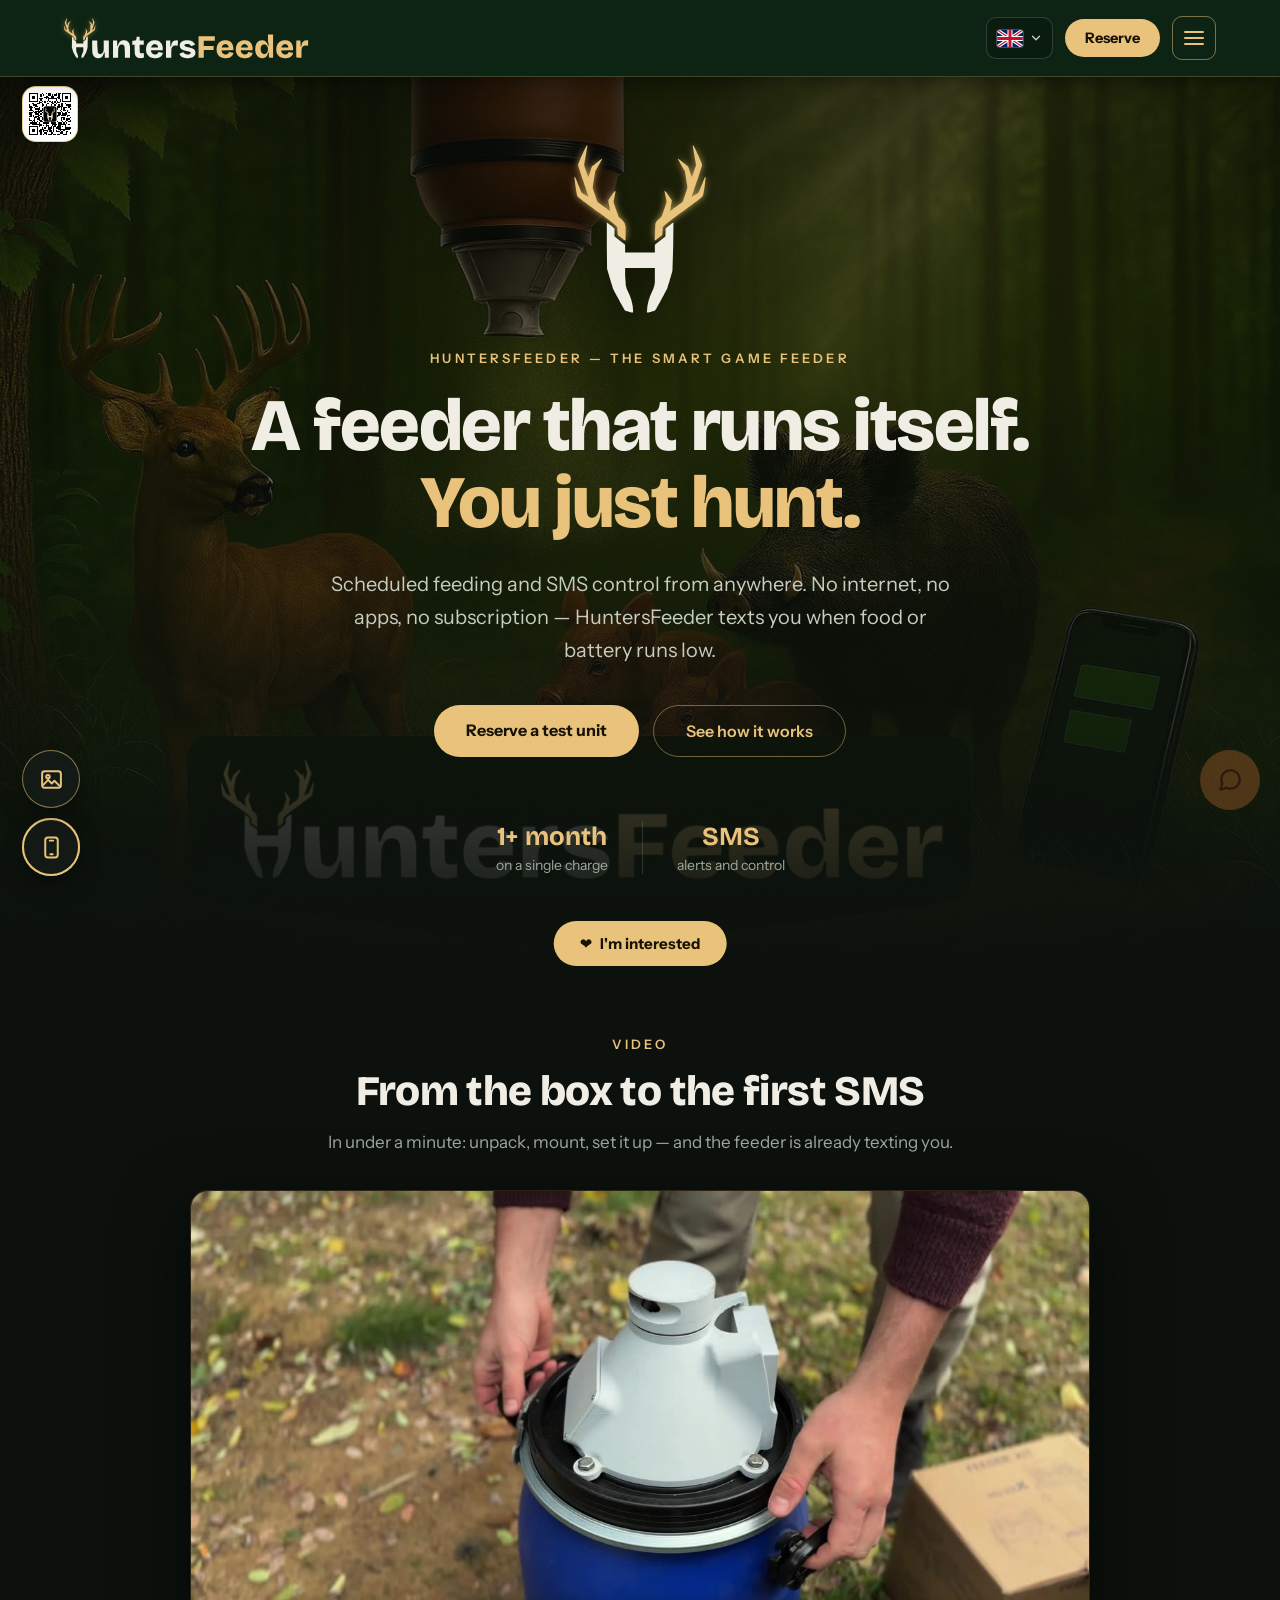
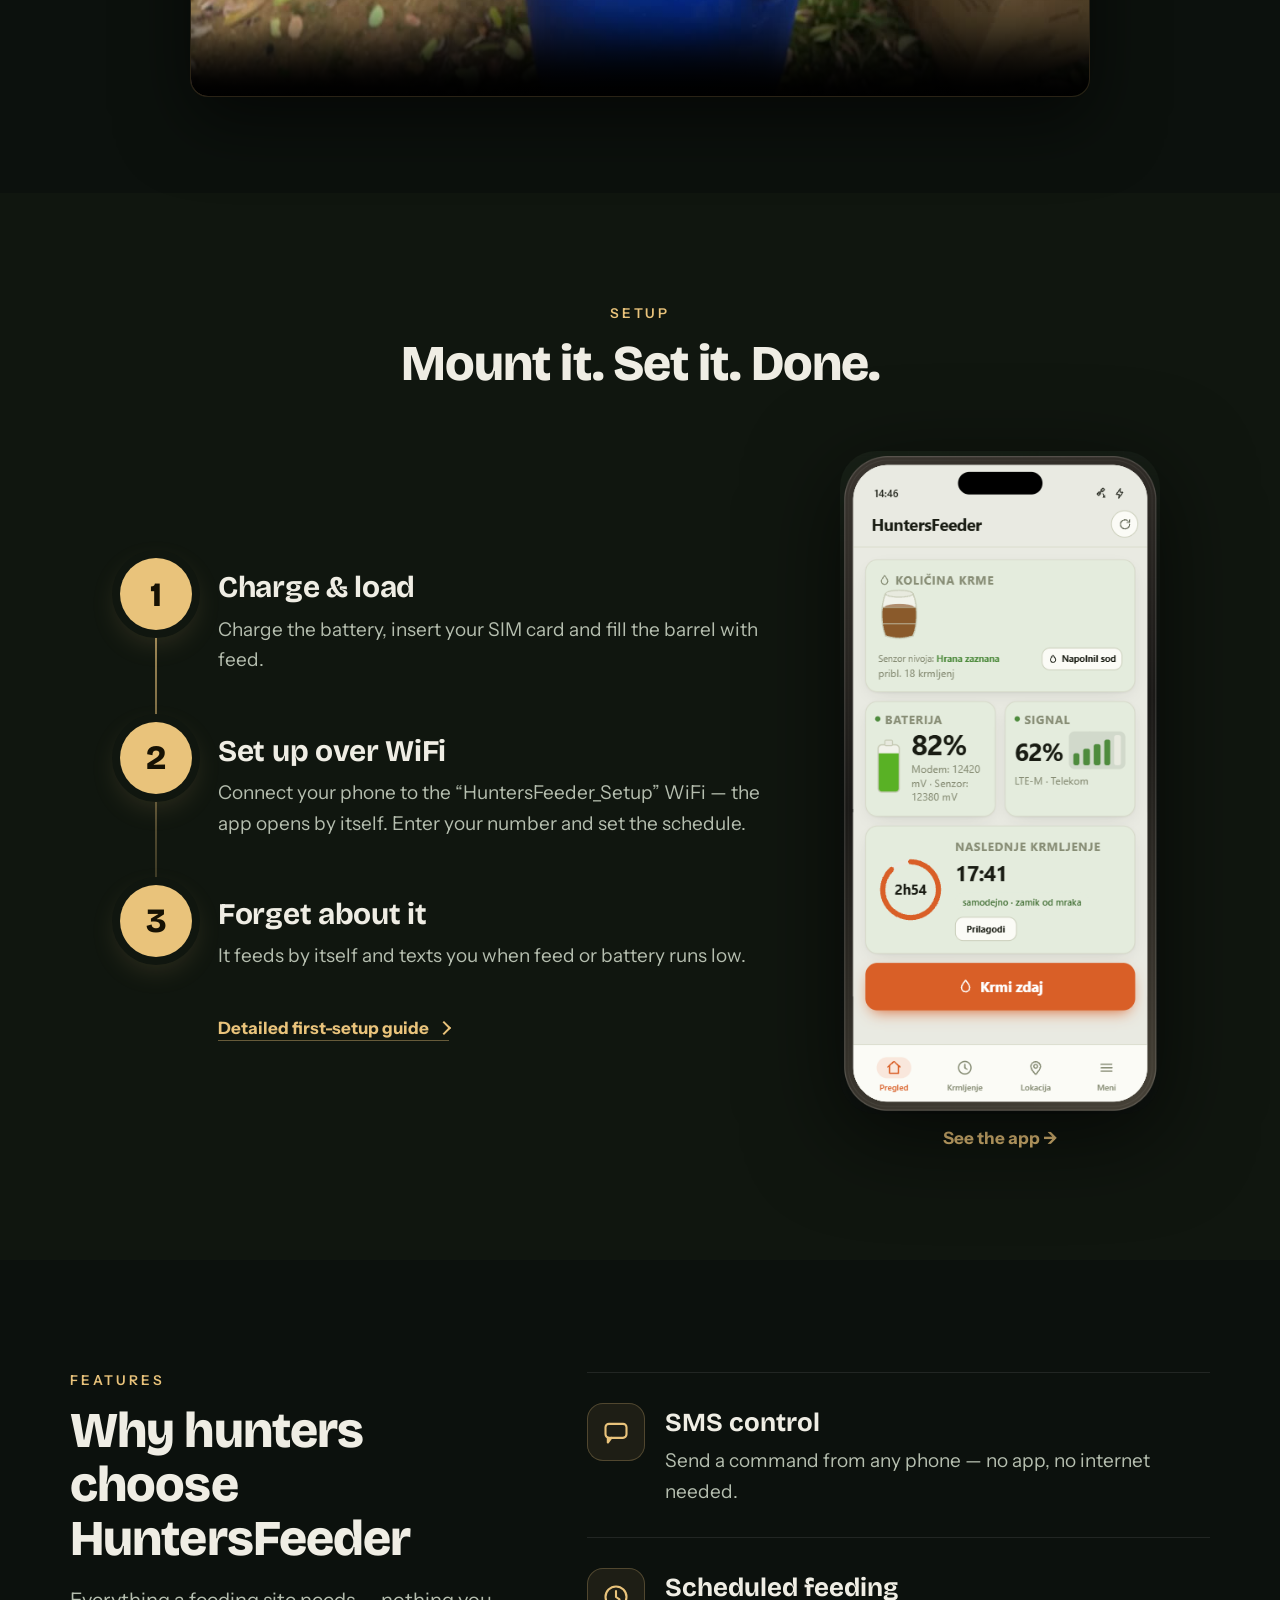
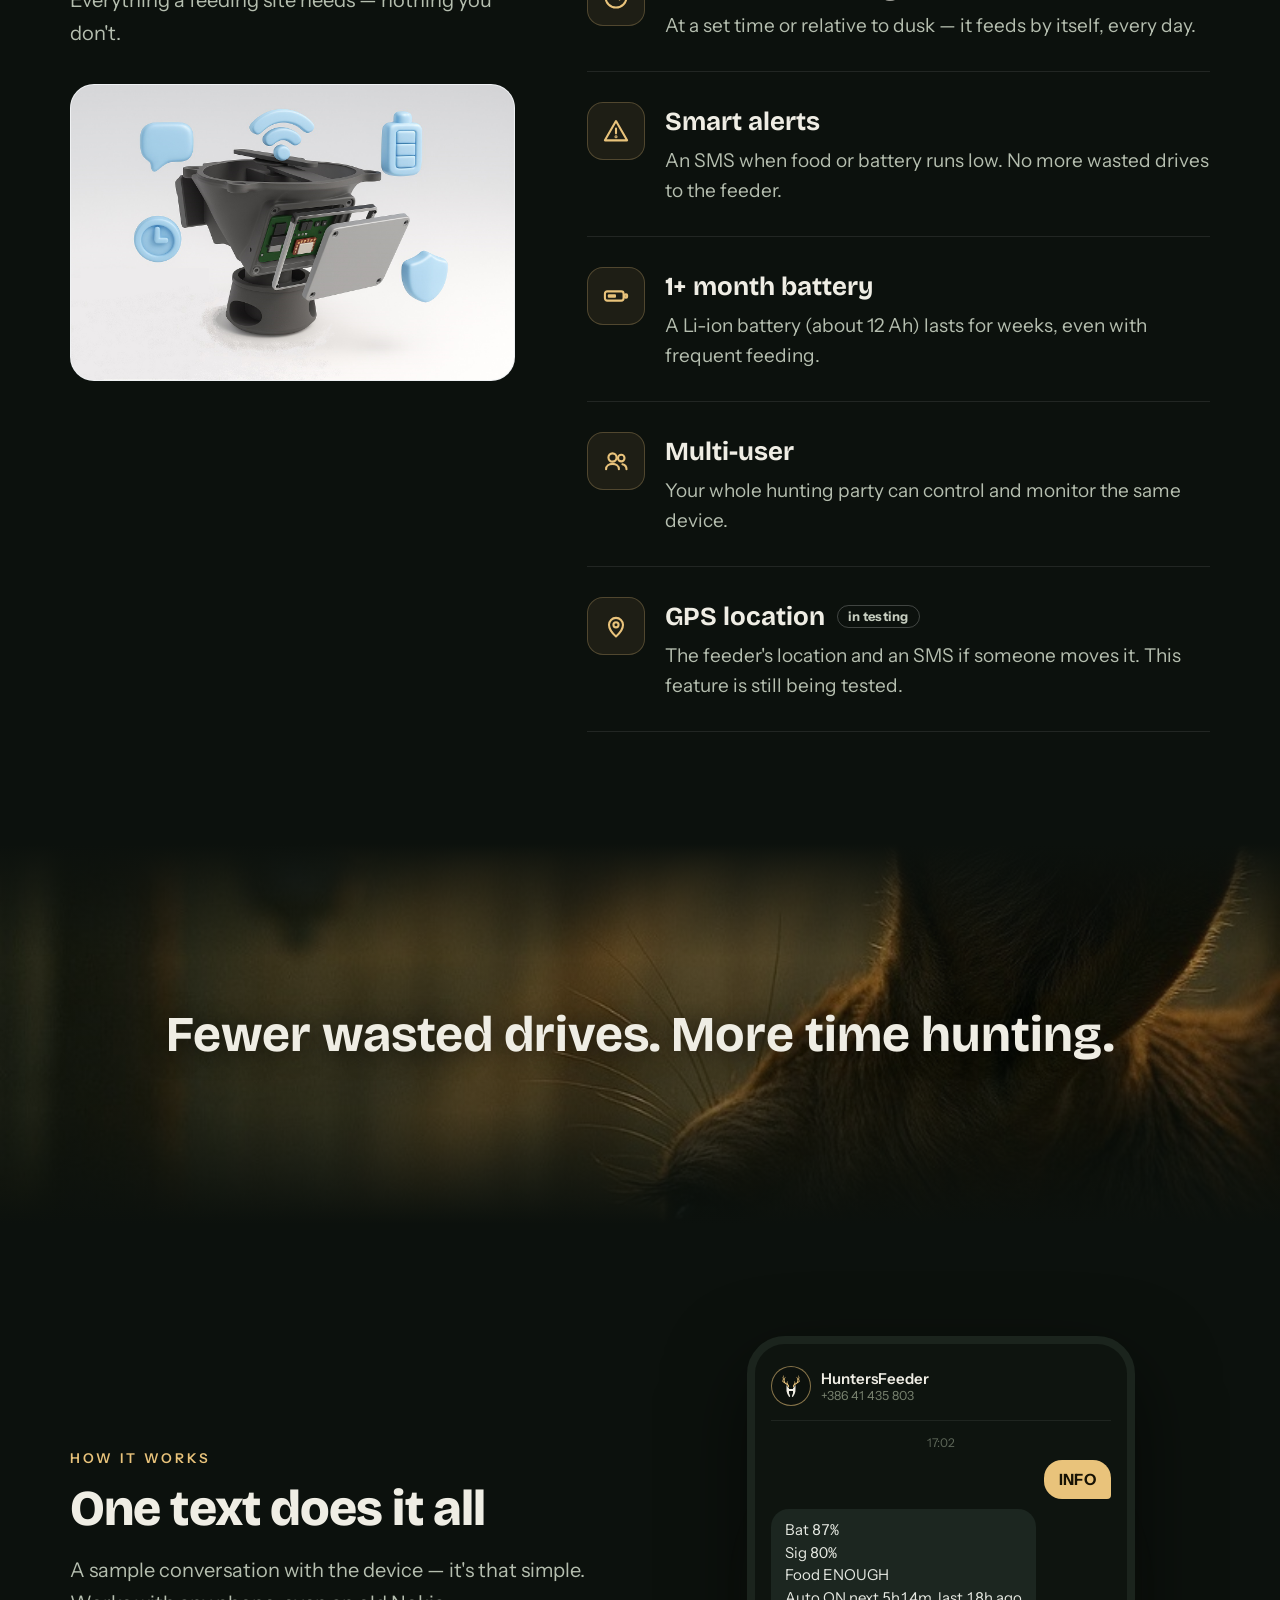
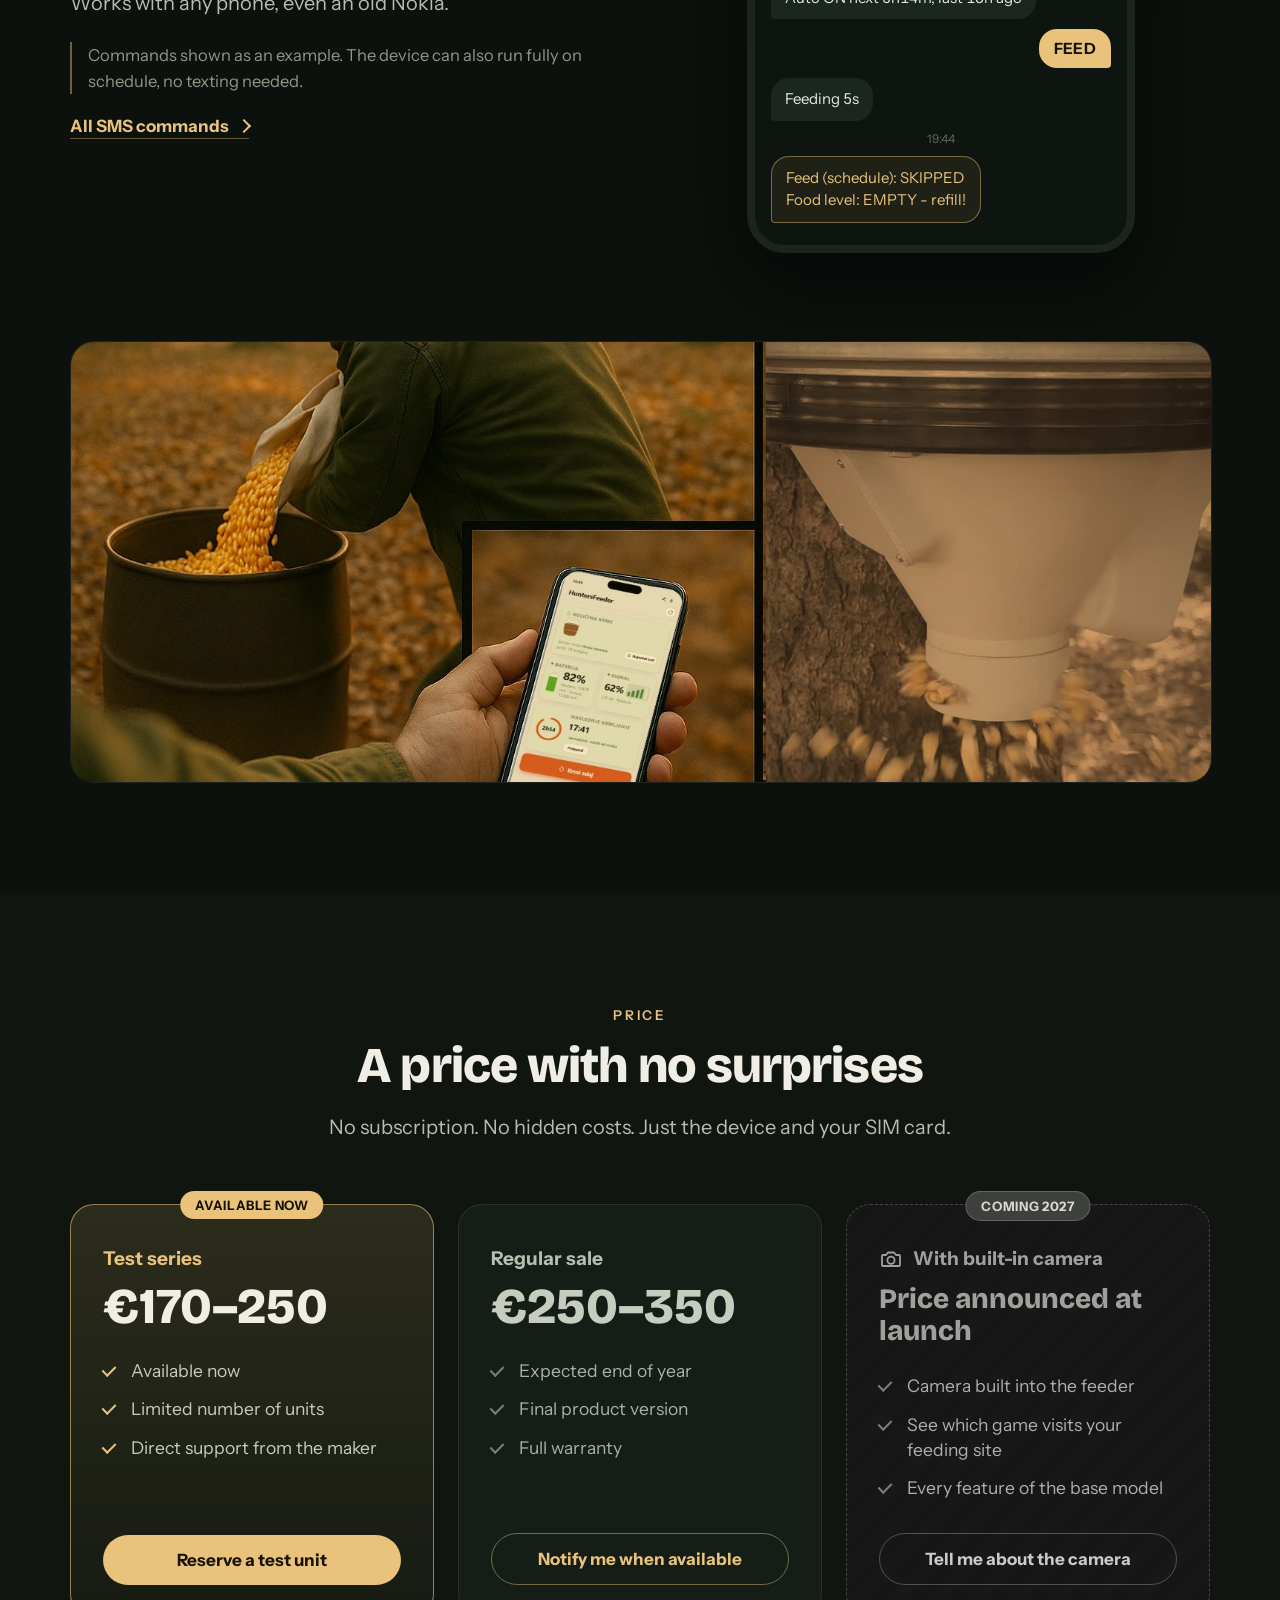
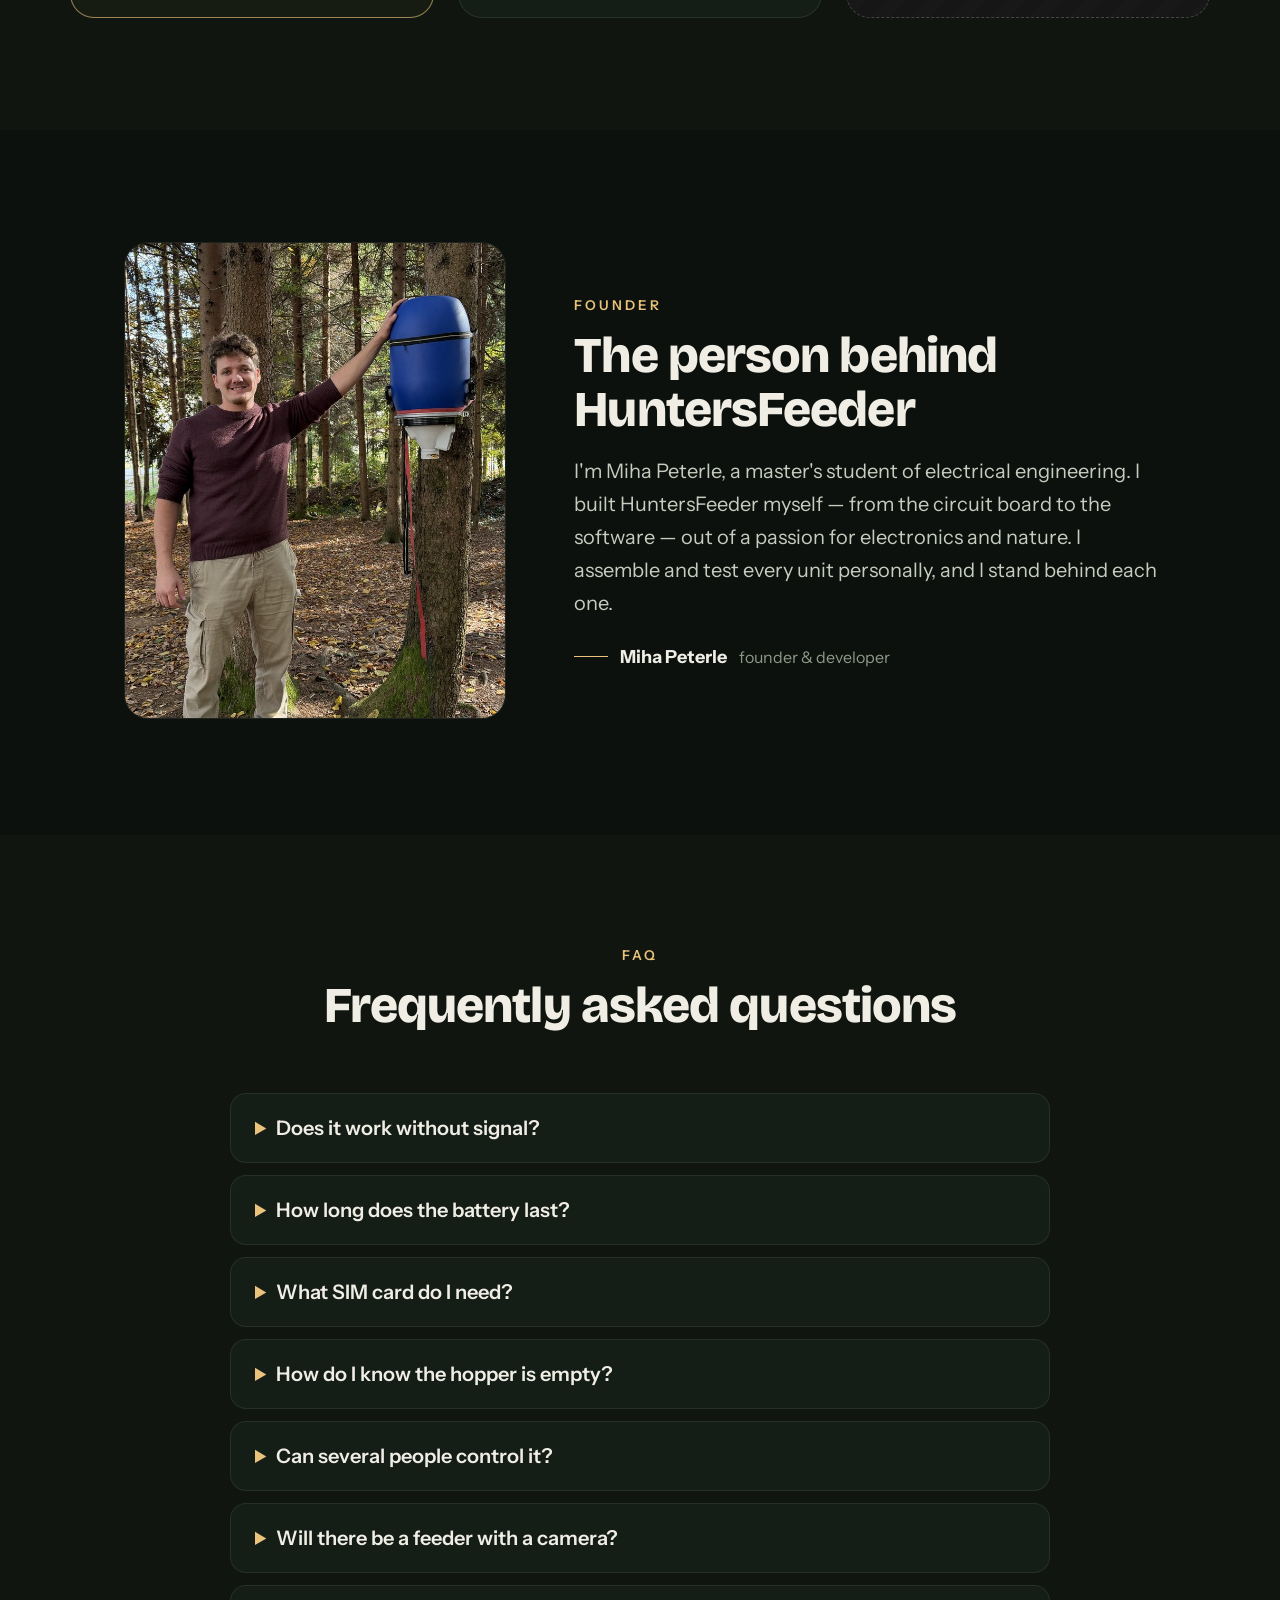
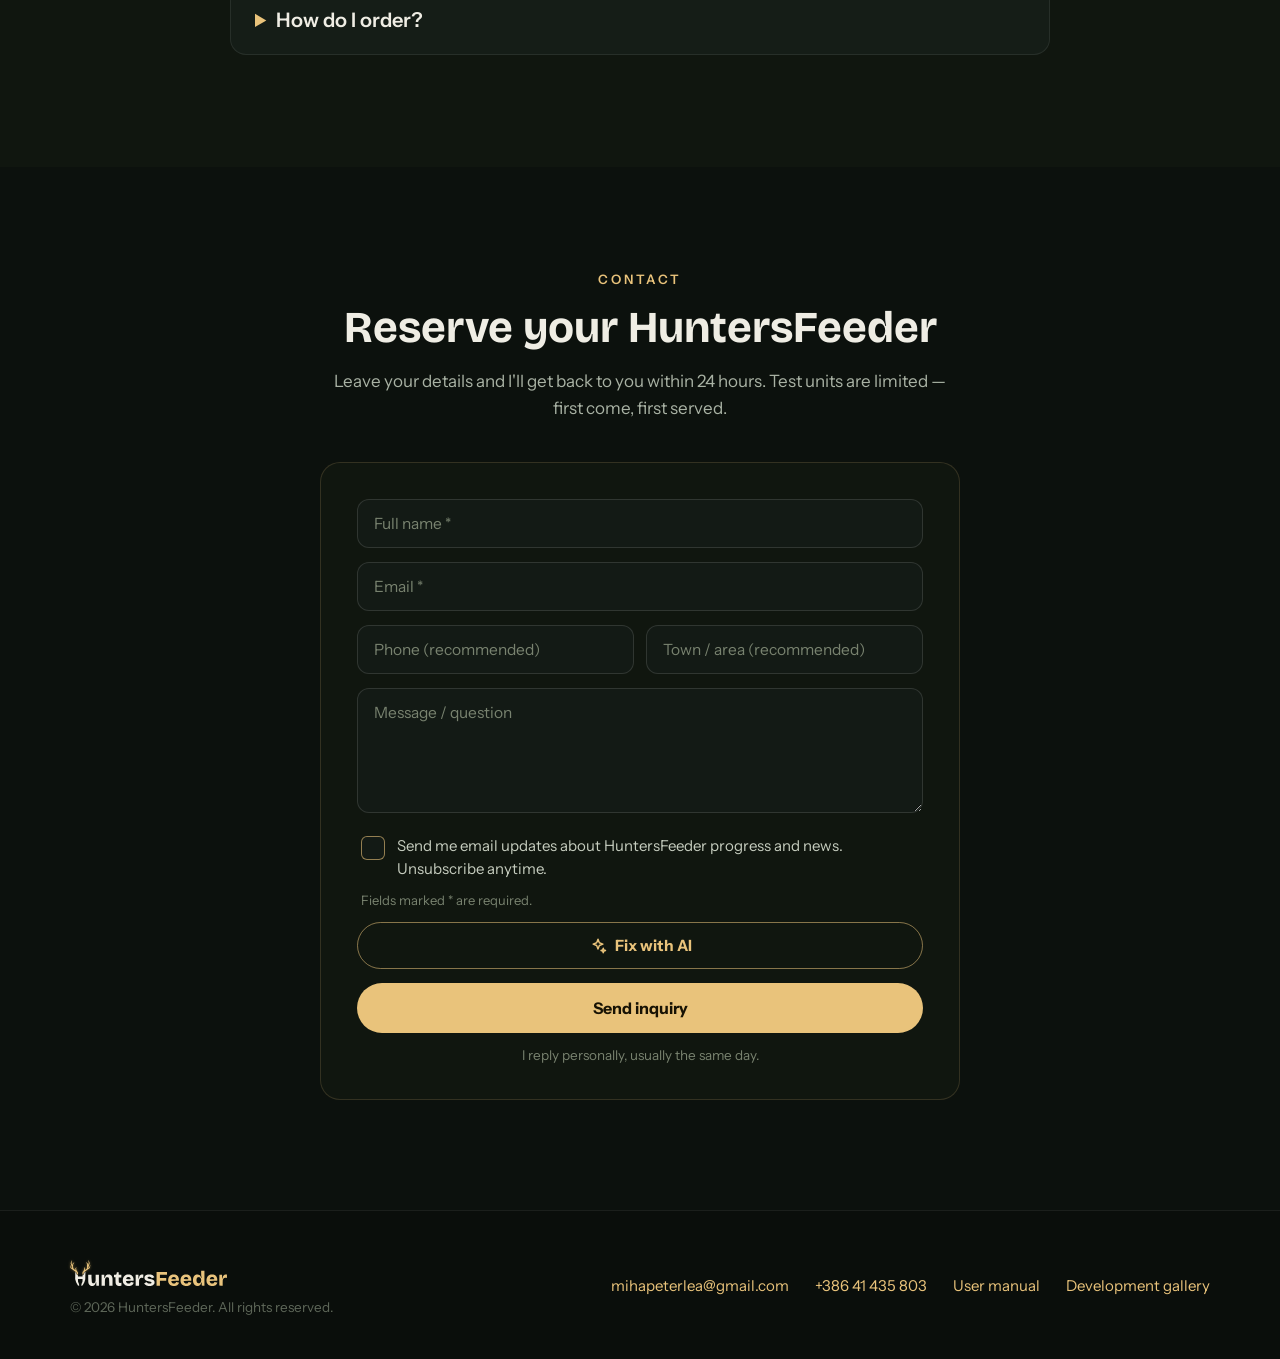
<file: index.html>
<!DOCTYPE html>
<html lang="sl">
<head>
<meta charset="utf-8">
<meta name="viewport" content="width=device-width, initial-scale=1.0">
<title>HuntersFeeder – Pametna rešitev za sodobne lovce</title>
<meta name="description" content="HuntersFeeder – pametni krmilnik za divjad. Samodejno krmljenje po urniku in SMS-nadzor od koderkoli. Brez interneta, brez aplikacij, brez naročnine.">
<!-- Search engines: one URL per language (?lang=xx), the canonical follows it.
     Without ?lang the page is Slovenian for crawlers (see initLang). -->
<script>(function(){var l=new URLSearchParams(location.search).get('lang'),ok=['en','hr','it','de'];
var c=document.createElement('link');c.rel='canonical';c.href='https://huntersfeeder.com/'+(ok.indexOf(l)>-1?'?lang='+l:'');document.head.appendChild(c);})();</script>
<link rel="alternate" hreflang="sl" href="https://huntersfeeder.com/">
<link rel="alternate" hreflang="en" href="https://huntersfeeder.com/?lang=en">
<link rel="alternate" hreflang="hr" href="https://huntersfeeder.com/?lang=hr">
<link rel="alternate" hreflang="it" href="https://huntersfeeder.com/?lang=it">
<link rel="alternate" hreflang="de" href="https://huntersfeeder.com/?lang=de">
<link rel="alternate" hreflang="x-default" href="https://huntersfeeder.com/">
<meta property="og:site_name" content="HuntersFeeder">
<meta property="og:type" content="website">
<meta property="og:url" content="https://huntersfeeder.com/">
<meta property="og:title" content="HuntersFeeder – Pametna rešitev za sodobne lovce">
<meta property="og:description" content="Pametni krmilnik za divjad: samodejno krmljenje po urniku in SMS-nadzor od koderkoli. Brez interneta, brez aplikacij, brez naročnine.">
<meta property="og:image" content="https://huntersfeeder.com/Slike/Ozadje.jpeg">
<meta property="og:locale" content="sl_SI">
<meta name="twitter:card" content="summary_large_image">
<script type="application/ld+json">{"@context":"https://schema.org","@graph":[
 {"@type":"WebSite","name":"HuntersFeeder","alternateName":"Hunters Feeder","url":"https://huntersfeeder.com/","inLanguage":["sl","en","hr","it","de"]},
 {"@type":"Organization","name":"HuntersFeeder","url":"https://huntersfeeder.com/","logo":"https://huntersfeeder.com/Slike/logo/apple-touch-icon.png","email":"mihapeterlea@gmail.com"}]}</script>
<link rel="icon" href="Slike/logo/favicon.svg" type="image/svg+xml">
<link rel="icon" href="Slike/logo/favicon-32.png" sizes="32x32" type="image/png">
<link rel="apple-touch-icon" href="Slike/logo/apple-touch-icon.png">
<meta name="theme-color" content="#0C110D">
<link rel="preconnect" href="https://fonts.googleapis.com">
<link rel="preconnect" href="https://fonts.gstatic.com" crossorigin>
<link href="https://fonts.googleapis.com/css2?family=Bricolage+Grotesque:wght@400;600;700;800&family=Instrument+Sans:wght@400;500;600;700&display=swap" rel="stylesheet">
<link rel="stylesheet" href="css/topbar.css">
<link rel="stylesheet" href="css/chat.css">
<style>
html{scroll-behavior:smooth}
/* overflow-x:hidden on both is the fixed-width guarantee: it turns any
   element that runs wider than the viewport (a too-wide nav, a stray fixed
   box) into something clipped instead of something that shifts the whole
   page sideways or invites a horizontal scrollbar. */
html,body{overflow-x:hidden}
body{margin:0;background:#0C110D;color:#EFEDE4;font-family:'Instrument Sans',system-ui,sans-serif;-webkit-font-smoothing:antialiased;max-width:100vw}
a{color:#E9C37B;text-decoration:none}
a:hover{color:#F5D89E}
::selection{background:#E9C37B;color:#171204}
input::placeholder,textarea::placeholder{color:#78826F;opacity:1}
summary::marker{color:#E9C37B}
@keyframes fadeUp{from{opacity:0;transform:translateY(24px)}to{opacity:1;transform:none}}
@keyframes floaty{0%,100%{transform:translateY(0)}50%{transform:translateY(-12px)}}
@keyframes glowPulse{0%,100%{box-shadow:0 4px 20px rgba(233,195,123,.25)}50%{box-shadow:0 4px 34px rgba(233,195,123,.6)}}
@media (prefers-reduced-motion:reduce){*{animation:none !important;transition:none !important}html{scroll-behavior:auto}}
/* the fixed bar is taller now; anchors must land below it */
section[id]{scroll-margin-top:88px !important}

/* ---- Hero H mark (file has glow padding: 198px box ≈ 168px of mark) ---- */
.hf-mark{display:block;height:198px;width:auto;margin:0 auto 22px;
  filter:drop-shadow(0 6px 22px rgba(0,0,0,.55));animation:fadeUp .8s ease both}
@media (max-width:640px){.hf-mark{height:117px;margin-bottom:16px}}

/* ---- FAQ: opens on hover with a mouse, all-at-once by tap on phones ---- */
@keyframes faqIn{from{opacity:0;transform:translateY(-4px)}to{opacity:1;transform:none}}
#faq details[open]>p{animation:faqIn .22s ease}
#faq details{transition:border-color .2s ease,background .2s ease}
#faq details[open]{border-color:rgba(233,195,123,0.35) !important}

/* ---- Contact form extras ---- */
.fm-in{width:100%;box-sizing:border-box;background:#131A15;border:1px solid rgba(255,255,255,0.12);border-radius:12px;
  padding:14px 16px;color:#EFEDE4;font-size:15.5px;font-family:inherit;outline:none;transition:border-color .2s,box-shadow .2s}
.fm-in:focus{border-color:#E9C37B;box-shadow:0 0 0 3px rgba(233,195,123,0.15)}
.fm-row{display:flex;gap:12px;flex-wrap:wrap}
.fm-row>*{flex:1 1 220px}
.fm-err{display:none;margin:-6px 4px 0;font-size:13.5px;color:#F0A27A}
.fm-err.on{display:block}
.fm-bad{border-color:#F0A27A !important}
#fmAi{display:flex;align-items:center;justify-content:center;gap:8px;width:100%;cursor:pointer;
  background:transparent;border:1px solid rgba(233,195,123,0.55);color:#E9C37B;font-family:inherit;
  font-weight:700;font-size:15.5px;padding:13px 24px;border-radius:999px;transition:background .2s}
#fmAi:hover{background:rgba(233,195,123,0.1)}
#fmAi[disabled]{opacity:.6;cursor:wait}
#fmAi svg{width:18px;height:18px}
#fmAiOut{display:none;font-size:14px;line-height:1.55;color:#C6CDBF;background:#131A15;
  border:1px solid rgba(233,195,123,0.25);border-radius:12px;padding:12px 14px}
#fmAiOut.on{display:block}
#fmAiOut ul{margin:6px 0 0;padding-left:18px}
#fmAiOut button{background:none;border:0;padding:0;margin-left:6px;color:#E9C37B;font:inherit;
  font-weight:700;text-decoration:underline;cursor:pointer}
/* ---- Floating "app screens" button ---------------------------------------
   Bottom-LEFT on purpose: bottom-right belongs to the chat widget and
   bottom-centre to #floatCta, so this is the only free corner.
   The buzz is one long keyframe that is still for three quarters of its
   cycle — a phone vibrating in bursts, not a permanently shaking icon.
   The global prefers-reduced-motion rule above switches both off.        */
#appDemo{position:fixed;left:22px;bottom:24px;z-index:70;width:56px;height:56px;
  border-radius:50%;display:flex;align-items:center;justify-content:center;
  background:#131A15;border:1px solid rgba(233,195,123,0.55);color:#E9C37B;
  box-shadow:0 10px 26px -8px rgba(0,0,0,0.7);
  transition:background .25s ease,border-color .25s ease,box-shadow .25s ease}
#appDemo:hover{background:#1B2419;border-color:#E9C37B;color:#F5D89E;
  box-shadow:0 12px 32px -8px rgba(0,0,0,0.85)}
#appDemo:focus-visible{outline:2px solid #E9C37B;outline-offset:3px}
#appDemo .ph{width:25px;height:25px;display:block;animation:hfBuzz 3.4s ease-in-out infinite}
#appDemo:hover .ph{animation-play-state:paused}
#appDemo::before{content:"";position:absolute;inset:-1px;border-radius:50%;
  border:2px solid #E9C37B;pointer-events:none;animation:hfRing 3.4s ease-out infinite}
#appDemo .lbl{position:absolute;left:68px;white-space:nowrap;opacity:0;pointer-events:none;
  background:rgba(10,14,11,0.95);border:1px solid rgba(255,255,255,0.12);color:#EFEDE4;
  font-size:13.5px;font-weight:600;padding:8px 12px;border-radius:10px;transition:opacity .2s ease}
#appDemo:hover .lbl,#appDemo:focus-visible .lbl{opacity:1}
@keyframes hfBuzz{
  0%,70%,100%{transform:translateX(0) rotate(0)}
  72%{transform:translateX(-1.5px) rotate(-8deg)}
  75%{transform:translateX(1.5px) rotate(8deg)}
  78%{transform:translateX(-1.5px) rotate(-7deg)}
  81%{transform:translateX(1.5px) rotate(7deg)}
  84%{transform:translateX(-1px) rotate(-4deg)}
  87%{transform:translateX(1px) rotate(4deg)}
  90%{transform:translateX(0) rotate(0)}
}
@keyframes hfRing{0%{transform:scale(1);opacity:.5}70%,100%{transform:scale(1.5);opacity:0}}
@media (max-width:640px){#appDemo{left:16px;bottom:18px;width:50px;height:50px}
  #appDemo .ph{width:22px;height:22px}}
/* ---- Floating "gallery" button: same look, one slot higher ---------------- */
#galDemo{position:fixed;left:22px;bottom:92px;z-index:70;width:56px;height:56px;
  border-radius:50%;display:flex;align-items:center;justify-content:center;
  background:#131A15;border:1px solid rgba(233,195,123,0.55);color:#E9C37B;
  box-shadow:0 10px 26px -8px rgba(0,0,0,0.7);
  transition:background .25s ease,border-color .25s ease,box-shadow .25s ease}
#galDemo:hover{background:#1B2419;border-color:#E9C37B;color:#F5D89E;
  box-shadow:0 12px 32px -8px rgba(0,0,0,0.85)}
#galDemo:focus-visible{outline:2px solid #E9C37B;outline-offset:3px}
#galDemo .ph{width:25px;height:25px;display:block}
#galDemo .lbl{position:absolute;left:68px;white-space:nowrap;opacity:0;pointer-events:none;
  background:rgba(10,14,11,0.95);border:1px solid rgba(255,255,255,0.12);color:#EFEDE4;
  font-size:13.5px;font-weight:600;padding:8px 12px;border-radius:10px;transition:opacity .2s ease}
#galDemo:hover .lbl,#galDemo:focus-visible .lbl{opacity:1}
@media (max-width:640px){#galDemo{left:16px;bottom:78px;width:50px;height:50px}
  #galDemo .ph{width:22px;height:22px}}
/* ---- Message box: clear (X) button, shown while there is text ---- */
.fm-msgwrap{position:relative}
.fm-msgwrap textarea{padding-right:44px}
#fmClear{position:absolute;top:9px;right:9px;width:30px;height:30px;border-radius:50%;border:1px solid rgba(255,255,255,0.14);
  background:#1B241D;color:#A9B2A4;display:flex;align-items:center;justify-content:center;cursor:pointer;padding:0;transition:color .2s,border-color .2s}
#fmClear[hidden]{display:none}
#fmClear:hover,#fmClear:focus-visible{color:#E9C37B;border-color:#E9C37B;outline:none}
#fmClear svg{width:14px;height:14px}
/* ---- "send me news" consent checkbox (unchecked by default) ---- */
.fm-chk{display:flex;align-items:flex-start;gap:12px;cursor:pointer;font-size:15px;line-height:1.5;color:#C6CDBF;padding:4px 4px 2px}
.fm-chk input{position:absolute;opacity:0;width:1px;height:1px}
.fm-box{flex:0 0 22px;width:22px;height:22px;margin-top:1px;border-radius:6px;border:1.5px solid rgba(233,195,123,0.6);background:#131A15;
  display:flex;align-items:center;justify-content:center;transition:background .15s,border-color .15s}
.fm-box::after{content:"";width:6px;height:11px;border:solid #171204;border-width:0 2.5px 2.5px 0;transform:rotate(45deg) translate(-1px,-1px);opacity:0}
.fm-chk input:checked + .fm-box{background:#E9C37B;border-color:#E9C37B}
.fm-chk input:checked + .fm-box::after{opacity:1}
.fm-chk input:focus-visible + .fm-box{outline:2px solid #E9C37B;outline-offset:2px}
/* =====================================================================
   Sections after the video (2026-11 layout). Type is larger than before:
   body copy 18px, step/feature titles 24-26px, so the boxes are filled by
   the words and not by empty space.
   ===================================================================== */
.sec{padding:112px 24px}
.sec-in{max-width:1140px;margin:0 auto}
.sec-head{text-align:center;max-width:720px;margin:0 auto 60px}
.kick{font-size:13.5px;letter-spacing:0.22em;text-transform:uppercase;color:#E9C37B;font-weight:600;margin-bottom:16px}
.h2{font-family:'Bricolage Grotesque',sans-serif;font-weight:800;font-size:clamp(32px,4.4vw,50px);line-height:1.08;letter-spacing:-0.018em;margin:0 0 18px}
.lead{font-size:clamp(18px,1.6vw,20px);line-height:1.65;color:#B5BEAF;margin:0}
.note{font-size:16.5px;line-height:1.6;color:#8E9886;margin:22px 0 0;border-left:2px solid rgba(233,195,123,0.45);padding-left:16px}
.link-arrow{display:inline-flex;align-items:center;gap:8px;font-weight:700;font-size:17px;color:#E9C37B;border-bottom:1px solid rgba(233,195,123,0.4);padding-bottom:2px}
.link-arrow::after{content:"";width:8px;height:8px;border:solid currentColor;border-width:2px 2px 0 0;transform:rotate(45deg);margin-left:2px}
.link-arrow:hover{border-bottom-color:#F5D89E}
@media (max-width:640px){.sec{padding:84px 20px}.sec-head{margin-bottom:42px}}

/* ---- Setup: a real sequence, so a numbered timeline ---------------------- */
.hw-grid{display:grid;grid-template-columns:minmax(0,1fr) 320px;gap:64px;align-items:center;max-width:1040px;margin:0 auto}
.hw-app{display:flex;flex-direction:column;align-items:center;gap:14px;color:#E9C37B;font-weight:700;font-size:17px;text-decoration:none}
.hw-app img{width:100%;max-width:320px;height:auto;border-radius:36px;filter:drop-shadow(0 22px 46px rgba(0,0,0,.6));transition:transform .3s ease}
.hw-app:hover img{transform:translateY(-4px)}
.steps{list-style:none;margin:0;padding:0;position:relative}
.steps::before{content:"";position:absolute;left:35px;top:44px;bottom:90px;width:2px;
  background:linear-gradient(180deg,rgba(233,195,123,.7),rgba(233,195,123,.08))}
.steps>li{display:grid;grid-template-columns:72px minmax(0,1fr);gap:26px;align-items:start;padding:0 0 46px;position:relative}
.step-n{width:72px;height:72px;border-radius:50%;display:flex;align-items:center;justify-content:center;
  font-family:'Bricolage Grotesque',sans-serif;font-weight:800;font-size:34px;color:#171204;
  background:#E9C37B;box-shadow:0 0 0 8px #10160F,0 10px 30px rgba(233,195,123,.18)}
.steps h3{font-family:'Bricolage Grotesque',sans-serif;font-weight:700;font-size:clamp(24px,2.6vw,30px);line-height:1.15;margin:12px 0 10px;letter-spacing:-0.01em}
.steps p{font-size:clamp(17.5px,1.5vw,19px);line-height:1.6;color:#B5BEAF;margin:0;max-width:34em}
.steps>li.steps-more{display:block;padding:0 0 0 98px}
@media (max-width:860px){
  .hw-grid{grid-template-columns:minmax(0,1fr);gap:40px}
  .hw-app img{max-width:270px}
}
@media (max-width:520px){
  .steps::before{left:25px}
  .steps>li{grid-template-columns:52px minmax(0,1fr);gap:18px;padding-bottom:36px}
  .step-n{width:52px;height:52px;font-size:25px;box-shadow:0 0 0 6px #10160F}
  .steps h3{margin-top:7px}
  .steps>li.steps-more{padding-left:70px}
}

/* ---- Features: heading + product render on the left, list on the right --- */
.feat-wrap{display:grid;grid-template-columns:minmax(0,5fr) minmax(0,7fr);gap:72px;align-items:start}
.feat-side{position:sticky;top:120px}
.feat-img{margin:34px 0 0;border-radius:24px;overflow:hidden;background:#EEF0F2;border:1px solid rgba(255,255,255,.08)}
.feat-img img{display:block;width:100%;height:auto}
.feat-list{list-style:none;margin:0;padding:0}
.feat-list>li{display:grid;grid-template-columns:56px minmax(0,1fr);gap:22px;padding:30px 0;border-top:1px solid rgba(255,255,255,.09)}
.feat-list>li:last-child{border-bottom:1px solid rgba(255,255,255,.09)}
.feat-ic{width:56px;height:56px;border-radius:16px;display:flex;align-items:center;justify-content:center;color:#E9C37B;
  background:rgba(233,195,123,.08);border:1px solid rgba(233,195,123,.25)}
.feat-ic svg{width:28px;height:28px}
.feat-list h3{font-family:'Bricolage Grotesque',sans-serif;font-weight:700;font-size:clamp(22px,2.2vw,26px);line-height:1.2;margin:4px 0 8px}
.feat-list p{font-size:clamp(17.5px,1.5vw,19px);line-height:1.6;color:#B5BEAF;margin:0}
.tag{display:inline-block;vertical-align:middle;font-family:'Instrument Sans',sans-serif;font-size:13px;font-weight:700;letter-spacing:.02em;
  color:#C6CDBF;border:1px solid rgba(255,255,255,.22);border-radius:999px;padding:3px 10px;margin-left:6px;position:relative;top:-2px}
@media (max-width:900px){.feat-wrap{grid-template-columns:minmax(0,1fr);gap:28px}.feat-side{position:static}.feat-img{max-width:560px}}
@media (max-width:520px){.feat-list>li{grid-template-columns:46px minmax(0,1fr);gap:16px;padding:24px 0}.feat-ic{width:46px;height:46px;border-radius:13px}.feat-ic svg{width:24px;height:24px}}

/* ---- SMS conversation ---------------------------------------------------- */
.sms-grid{display:grid;grid-template-columns:minmax(0,1fr) minmax(0,1fr);gap:64px;align-items:center}
.sms-phone-wrap{position:relative;display:flex;justify-content:center}
.sms-glow{position:absolute;width:460px;height:460px;max-width:100%;top:50%;left:50%;transform:translate(-50%,-50%);
  background:radial-gradient(circle,rgba(233,195,123,0.14) 0%,rgba(233,195,123,0) 65%);filter:blur(10px)}
.sms-phone{position:relative;width:340px;max-width:100%;background:#0E140F;border:8px solid #1B241D;border-radius:38px;padding:22px 16px;
  box-shadow:0 30px 80px rgba(0,0,0,0.55);animation:floaty 7s ease-in-out infinite}
.sms-top{display:flex;align-items:center;gap:10px;padding-bottom:14px;border-bottom:1px solid rgba(255,255,255,0.07);margin-bottom:14px}
.sms-av{width:38px;height:38px;border-radius:50%;background:#0C110D;border:1px solid rgba(233,195,123,0.55);display:flex;align-items:center;justify-content:center;flex:0 0 auto}
.sms-av img{display:block;height:22px;width:auto}
.sms-name{font-size:15px;font-weight:600}
.sms-num{font-size:12.5px;color:#78826F}
.sms-thread{display:flex;flex-direction:column;gap:10px}
.sms-time{text-align:center;font-size:12px;color:#5E6759}
.b-me{align-self:flex-end;background:#E9C37B;color:#171204;font-weight:700;font-size:15.5px;padding:10px 15px;border-radius:18px 18px 4px 18px;max-width:80%;letter-spacing:.02em}
.b-dev{align-self:flex-start;background:#1C2620;color:#E6E9E2;font-size:15px;line-height:1.5;padding:10px 14px;border-radius:18px 18px 18px 4px;max-width:88%;white-space:pre-line;font-variant-numeric:tabular-nums}
.b-warn{background:rgba(233,195,123,0.08);border:1px solid rgba(233,195,123,0.45);color:#E9C37B}
.wide-photo{display:block;width:100%;height:440px;object-fit:cover;object-position:center;border-radius:24px;margin-top:88px;border:1px solid rgba(255,255,255,0.07)}
@media (max-width:860px){.sms-grid{grid-template-columns:minmax(0,1fr);gap:44px}.wide-photo{height:300px;margin-top:64px}}

/* ---- Prices: test series (now), regular (end of year), camera (2027) ------ */
.prices{display:grid;grid-template-columns:repeat(3,minmax(0,1fr));gap:24px;align-items:stretch}
.price{position:relative;display:flex;flex-direction:column;background:#151D17;border:1px solid rgba(255,255,255,0.09);border-radius:24px;padding:42px 32px 32px}
.price.hot{background:linear-gradient(180deg,rgba(233,195,123,0.13),rgba(233,195,123,0.03));border-color:rgba(233,195,123,0.6)}
.badge{position:absolute;top:-14px;left:50%;transform:translateX(-50%);white-space:nowrap;font-size:13px;font-weight:700;letter-spacing:.05em;text-transform:uppercase;
  padding:6px 15px;border-radius:999px;background:#E9C37B;color:#171204}
.p-name{display:flex;align-items:center;gap:10px;font-size:19px;font-weight:700;color:#E9C37B;margin-bottom:12px}
.price:not(.hot) .p-name{color:#B5BEAF}
.p-val{font-family:'Bricolage Grotesque',sans-serif;font-weight:800;font-size:clamp(40px,4vw,50px);line-height:1;margin-bottom:26px}
.price:not(.hot) .p-val{color:#C6CDBF}
.p-val-sm{font-size:clamp(24px,2.3vw,28px);line-height:1.15}
.p-list{list-style:none;margin:0 0 32px;padding:0;display:flex;flex-direction:column;gap:13px}
.p-list li{position:relative;padding-left:28px;font-size:17.5px;line-height:1.45;color:#C6CDBF}
.p-list li::before{content:"";position:absolute;left:2px;top:5px;width:6px;height:11px;border:solid #E9C37B;border-width:0 2.5px 2.5px 0;transform:rotate(45deg)}
.price:not(.hot) .p-list li{color:#A9B2A4}
.price:not(.hot) .p-list li::before{border-color:#78826F}
.btn-gold,.btn-line{margin-top:auto;display:block;text-align:center;font-weight:700;font-size:17px;padding:15px 24px;border-radius:999px;transition:background .25s}
.btn-gold{background:#E9C37B;color:#171204}
.btn-gold:hover{background:#F5D89E;color:#171204}
.btn-line{border:1px solid rgba(233,195,123,0.45);color:#E9C37B}
.btn-line:hover{background:rgba(233,195,123,0.1)}
/* the camera model comes next year: same card, deliberately greyed */
.price.soon{background:repeating-linear-gradient(135deg,#141914 0 14px,#121712 14px 28px);border:1px dashed rgba(255,255,255,0.2);filter:saturate(.25)}
.price.soon .badge{background:#3A423A;color:#D5DACF;border:1px solid rgba(255,255,255,.18)}
.price.soon .p-name,.price.soon .p-val{color:#9AA394}
.price.soon .cam{width:24px;height:24px;flex:0 0 auto}
.price.soon .btn-line{border-color:rgba(255,255,255,.25);color:#C6CDBF}
.price.soon .btn-line:hover{background:rgba(255,255,255,.06)}
@media (max-width:980px){.prices{grid-template-columns:minmax(0,1fr);max-width:520px;margin:0 auto;gap:34px}}

/* ---- Founder ---------------------------------------------------------------- */
.founder{display:grid;grid-template-columns:minmax(0,4fr) minmax(0,6fr);gap:64px;align-items:center;max-width:1040px}
.founder img{width:100%;max-width:380px;height:auto;border-radius:24px;border:1px solid rgba(255,255,255,0.08)}
.sign{display:flex;align-items:center;flex-wrap:wrap;gap:12px;margin-top:26px}
.sign-line{width:34px;height:1px;background:#E9C37B;display:inline-block}
@media (max-width:820px){.founder{grid-template-columns:minmax(0,1fr);gap:36px}.founder img{max-width:320px}}

/* ---- FAQ ------------------------------------------------------------------------ */
.faq-list{display:flex;flex-direction:column;gap:12px}
.faq-list details{background:#151D17;border:1px solid rgba(255,255,255,0.08);border-radius:16px;padding:20px 24px}
.faq-list summary{cursor:pointer;font-size:clamp(18px,1.7vw,20px);font-weight:600;line-height:1.4}
.faq-list p{margin:12px 0 0;font-size:clamp(17px,1.5vw,18px);line-height:1.65;color:#B5BEAF}
</style>
</head>
<body>
<script src="js/topbar.js" data-home="1" data-fixed="1"></script>

<section id="vrh" data-screen-label="Hero" style="position:relative;min-height:100vh;display:flex;align-items:center;justify-content:center;text-align:center;overflow:hidden;padding:130px 24px 90px;box-sizing:border-box">
  <img src="Slike/Ozadje.jpeg" alt="Divjad ob krmišču HuntersFeeder" style="position:absolute;inset:0;width:100%;height:100%;object-fit:cover;object-position:center 30%">
  <div style="position:absolute;inset:0;background:linear-gradient(180deg,rgba(8,11,8,0.82) 0%,rgba(8,11,8,0.55) 40%,rgba(12,17,13,0.78) 78%,#0C110D 100%)"></div>
  <div style="position:relative;max-width:880px;margin:0 auto">
    <img class="hf-mark" src="Slike/logo/hf-mark-glow.svg" alt="" aria-hidden="true" width="156" height="198">
    <div data-i18n="h_kick" style="font-size:13px;letter-spacing:0.24em;text-transform:uppercase;color:#E9C37B;font-weight:600;margin-bottom:22px;animation:fadeUp .8s ease .05s both">HuntersFeeder — pametni krmilnik za divjad</div>
    <h1 style="font-family:'Bricolage Grotesque',sans-serif;font-weight:800;font-size:clamp(42px,6.4vw,74px);line-height:1.04;letter-spacing:-0.02em;margin:0 0 26px;animation:fadeUp .9s ease .15s both">
      <span data-i18n="h_t1">Krmišče, ki skrbi zase.</span><br>
      <span data-i18n="h_t2" style="color:#E9C37B">Ti samo loviš.</span>
    </h1>
    <p data-i18n="h_sub" style="font-size:clamp(17px,2vw,20px);line-height:1.65;color:#C6CDBF;max-width:640px;margin:0 auto 38px;animation:fadeUp .9s ease .25s both">Samodejno krmljenje po urniku in SMS-nadzor od koderkoli. Brez interneta, brez aplikacij, brez naročnine — HuntersFeeder ti javi, ko zmanjka hrane ali baterije.</p>
    <div style="display:flex;gap:14px;justify-content:center;flex-wrap:wrap;animation:fadeUp .9s ease .35s both">
      <a href="#kontakt" data-msg="test" data-i18n="h_c1" style="background:#E9C37B;color:#171204;font-weight:700;font-size:16px;padding:15px 32px;border-radius:999px;transition:background .25s,transform .25s" style-hover="background:#F5D89E;color:#171204;transform:translateY(-2px)">Rezerviraj testni kos</a>
      <a href="#delovanje" data-i18n="h_c2" style="border:1px solid rgba(233,195,123,0.45);color:#E9C37B;font-weight:600;font-size:16px;padding:15px 32px;border-radius:999px;transition:background .25s" style-hover="background:rgba(233,195,123,0.1)">Poglej, kako deluje</a>
    </div>
    <div style="display:flex;justify-content:center;flex-wrap:wrap;margin-top:64px;animation:fadeUp .9s ease .5s both">
      <div style="padding:0 34px">
        <div data-i18n="st1n" style="font-family:'Bricolage Grotesque',sans-serif;font-weight:700;font-size:26px;color:#E9C37B">1+ mesec</div>
        <div data-i18n="st1l" style="font-size:14px;color:#9FA89B;margin-top:4px">delovanja na eno polnitev</div>
      </div>
      <div style="padding:0 34px;border-left:1px solid rgba(255,255,255,0.14)">
        <div data-i18n="st2n" style="font-family:'Bricolage Grotesque',sans-serif;font-weight:700;font-size:26px;color:#E9C37B">SMS</div>
        <div data-i18n="st2l" style="font-size:14px;color:#9FA89B;margin-top:4px">obveščanje in upravljanje</div>
      </div>
    </div>
  </div>
</section>

<section id="video" data-screen-label="Video" style="padding:72px 24px 96px;background:#0C110D;scroll-margin-top:70px">
  <div style="max-width:900px;margin:0 auto">
    <div data-reveal="0" style="text-align:center;max-width:680px;margin:0 auto 34px">
      <div data-i18n="vd_k" style="font-size:13px;letter-spacing:0.24em;text-transform:uppercase;color:#E9C37B;font-weight:600;margin-bottom:16px">Video</div>
      <h2 data-i18n="vd_t" style="font-family:'Bricolage Grotesque',sans-serif;font-weight:800;font-size:clamp(28px,4vw,42px);line-height:1.12;letter-spacing:-0.015em;margin:0 0 14px">Od paketa do prvega SMS-a</h2>
      <p data-i18n="vd_s" style="font-size:17px;line-height:1.6;color:#9FA89B;margin:0">V manj kot minuti: razpakiraš, pritrdiš, nastaviš — in krmilnica ti že pošlje SMS.</p>
    </div>
    <div data-reveal="80" style="position:relative;border-radius:18px;overflow:hidden;border:1px solid rgba(233,195,123,0.18);box-shadow:0 24px 70px rgba(0,0,0,0.55);background:#000;aspect-ratio:16/9">
      <video id="hfVideo" controls playsinline preload="metadata" poster="vid/HuntersFeeder.jpg" style="display:block;width:100%;height:100%;object-fit:cover">
        <source src="vid/HuntersFeeder-720.mp4" type="video/mp4" media="(max-width: 760px)">
        <source src="vid/HuntersFeeder.mp4" type="video/mp4">
      </video>
    </div>
  </div>
</section>

<section id="namestitev" data-screen-label="Namestitev" class="sec" style="background:#10160F">
  <div class="sec-in">
    <div class="sec-head" data-reveal="0">
      <div data-i18n="hw_k" class="kick">Namestitev</div>
      <h2 data-i18n="hw_h" class="h2">Pritrdiš. Nastaviš. Deluje.</h2>
    </div>
    <div class="hw-grid">
      <ol class="steps">
        <li data-reveal="0">
          <span class="step-n" aria-hidden="true">1</span>
          <div>
            <h3 data-i18n="hw1t">Napolni in poveži</h3>
            <p data-i18n="hw1d">Napolni baterijo, vstavi svojo SIM kartico in nasuj krmo v sod.</p>
          </div>
        </li>
        <li data-reveal="80">
          <span class="step-n" aria-hidden="true">2</span>
          <div>
            <h3 data-i18n="hw2t">Nastavi prek WiFi</h3>
            <p data-i18n="hw2d">Poveži telefon na WiFi »HuntersFeeder_Setup« – aplikacija se odpre sama. Vpiši svojo številko in nastavi urnik.</p>
          </div>
        </li>
        <li data-reveal="160">
          <span class="step-n" aria-hidden="true">3</span>
          <div>
            <h3 data-i18n="hw3t">Pozabi na skrbi</h3>
            <p data-i18n="hw3d">Naprava krmi sama in ti po SMS-u javi, ko zmanjka krme ali baterije.</p>
          </div>
        </li>
        <li class="steps-more" data-reveal="200">
          <a href="manual.html#prvi-zagon" class="link-arrow"><span data-i18n="hw_man">Podrobna navodila za prvi zagon</span></a>
        </li>
      </ol>
      <a class="hw-app" data-reveal="120" href="app/index.html">
        <img src="Slike/Aplikacija.png" width="381" height="789" alt="Aplikacija HuntersFeeder: količina krme, baterija, signal in naslednje krmljenje" loading="lazy">
        <span data-i18n="hw_app">Poglej aplikacijo →</span>
      </a>
    </div>
  </div>
</section>

<section id="prednosti" data-screen-label="Prednosti" class="sec" style="background:#0C110D">
  <div class="sec-in feat-wrap">
    <div class="feat-side" data-reveal="0">
      <div data-i18n="nav_f" class="kick">Prednosti</div>
      <h2 data-i18n="ft_h" class="h2">Zakaj lovci izberejo HuntersFeeder</h2>
      <p data-i18n="ft_s" class="lead">Vse, kar krmišče potrebuje — in nič odvečnega.</p>
      <figure class="feat-img"><img src="Slike/Slika2.jpeg" width="1536" height="1024" alt="Notranjost krmilnika HuntersFeeder: tiskanina, baterija, SMS, WiFi in ura" loading="lazy"></figure>
    </div>
    <ul class="feat-list">
      <li data-reveal="0">
        <span class="feat-ic"><svg viewBox="0 0 24 24" fill="none" stroke="currentColor" stroke-width="1.8" stroke-linecap="round" stroke-linejoin="round" aria-hidden="true"><rect x="3" y="5" width="18" height="12" rx="3"></rect><path d="M8 17l-3 4v-4"></path></svg></span>
        <div><h3 data-i18n="f1t">SMS upravljanje</h3><p data-i18n="f1d">Pošlji ukaz s kateregakoli telefona — brez aplikacije in brez interneta.</p></div>
      </li>
      <li data-reveal="40">
        <span class="feat-ic"><svg viewBox="0 0 24 24" fill="none" stroke="currentColor" stroke-width="1.8" stroke-linecap="round" stroke-linejoin="round" aria-hidden="true"><circle cx="12" cy="12" r="9"></circle><path d="M12 7v5l3 2"></path></svg></span>
        <div><h3 data-i18n="f2t">Krmljenje po urniku</h3><p data-i18n="f2d">Ob izbrani uri ali glede na mrak — naprava krmi sama, vsak dan.</p></div>
      </li>
      <li data-reveal="80">
        <span class="feat-ic"><svg viewBox="0 0 24 24" fill="none" stroke="currentColor" stroke-width="1.8" stroke-linecap="round" stroke-linejoin="round" aria-hidden="true"><path d="M12 3.5L21.5 20h-19z"></path><path d="M12 10v4"></path><circle cx="12" cy="17" r="0.4"></circle></svg></span>
        <div><h3 data-i18n="f3t">Pametna opozorila</h3><p data-i18n="f3d">SMS, ko je hrane malo ali baterija prazna. Nič več praznih voženj do krmišča.</p></div>
      </li>
      <li data-reveal="0">
        <span class="feat-ic"><svg viewBox="0 0 24 24" fill="none" stroke="currentColor" stroke-width="1.8" stroke-linecap="round" stroke-linejoin="round" aria-hidden="true"><rect x="2.5" y="8" width="16" height="8" rx="2"></rect><rect x="19.5" y="10.5" width="2" height="3" rx="0.8"></rect><rect x="5" y="10.5" width="7" height="3" rx="0.8" fill="currentColor" stroke="none"></rect></svg></span>
        <div><h3 data-i18n="f5t">1+ mesec baterije</h3><p data-i18n="f5d">Li-ion baterija (približno 12 Ah) zdrži več tednov tudi ob pogostem krmljenju.</p></div>
      </li>
      <li data-reveal="40">
        <span class="feat-ic"><svg viewBox="0 0 24 24" fill="none" stroke="currentColor" stroke-width="1.8" stroke-linecap="round" stroke-linejoin="round" aria-hidden="true"><circle cx="9" cy="9" r="3.5"></circle><path d="M3.5 19c0-3 2.5-4.5 5.5-4.5s5.5 1.5 5.5 4.5"></path><circle cx="16.5" cy="9.5" r="2.8"></circle><path d="M17.5 14.8c2 .5 3.5 1.9 3.5 4.2"></path></svg></span>
        <div><h3 data-i18n="f6t">Več uporabnikov</h3><p data-i18n="f6d">Cela lovska družina lahko upravlja in spremlja isto napravo.</p></div>
      </li>
      <li data-reveal="80">
        <span class="feat-ic"><svg viewBox="0 0 24 24" fill="none" stroke="currentColor" stroke-width="1.8" stroke-linecap="round" stroke-linejoin="round" aria-hidden="true"><path d="M12 21s-6-5.2-6-10a6 6 0 1 1 12 0c0 4.8-6 10-6 10z"></path><circle cx="12" cy="11" r="2.2"></circle></svg></span>
        <div><h3><span data-i18n="f4t">GPS lokacija</span> <span class="tag" data-i18n="f4tag">v preizkusu</span></h3><p data-i18n="f4d">Lokacija krmilnice in SMS, če jo kdo premakne. Funkcija je še v preizkusu.</p></div>
      </li>
    </ul>
  </div>
</section>

<section data-screen-label="Pasica" style="position:relative;height:380px;overflow:hidden;display:flex;align-items:center;justify-content:center;text-align:center">
  <img src="Slike/Slika1.jpeg" alt="Srnjad ob krmišču" style="position:absolute;inset:0;width:100%;height:100%;object-fit:cover;object-position:center 35%">
  <div style="position:absolute;inset:0;background:linear-gradient(180deg,#0C110D 0%,rgba(12,17,13,0.35) 30%,rgba(12,17,13,0.45) 70%,#0C110D 100%)"></div>
  <h3 data-i18n="bd_t" data-reveal="0" style="position:relative;font-family:'Bricolage Grotesque',sans-serif;font-weight:700;font-size:clamp(30px,4.4vw,50px);margin:0;padding:0 24px;text-shadow:0 2px 24px rgba(0,0,0,0.6)">Manj praznih voženj. Več časa za lov.</h3>
</section>

<section id="delovanje" data-screen-label="SMS demo" class="sec" style="background:#0C110D">
  <div class="sec-in sms-grid">
    <div data-reveal="0">
      <div data-i18n="nav_h" class="kick">Delovanje</div>
      <h2 data-i18n="sm_h" class="h2">Vse urediš z enim SMS-om</h2>
      <p data-i18n="sm_s" class="lead">Primer pogovora z napravo — tako preprosto je. Deluje s katerimkoli telefonom, tudi s starim Nokia.</p>
      <p data-i18n="sm_n" class="note">Ukazi so prikazani kot primer. Naprava lahko deluje tudi povsem samodejno po urniku, brez SMS-ov.</p>
      <a href="manual.html#sms" class="link-arrow" style="margin-top:22px"><span data-i18n="sm_all">Vsi SMS ukazi</span></a>
    </div>
    <div class="sms-phone-wrap">
      <div class="sms-glow"></div>
      <div data-reveal="100" class="sms-phone">
        <div class="sms-top">
          <div class="sms-av"><img src="Slike/logo/hf-mark.svg" alt="" width="17" height="22"></div>
          <div><div class="sms-name">HuntersFeeder</div><div class="sms-num">+386 41 435 803</div></div>
        </div>
        <div class="sms-thread">
          <div class="sms-time">17:02</div>
          <div data-i18n="sm_b1" class="b-me">INFO</div>
          <div data-i18n="sm_b2" class="b-dev">Bat 87%
Sig 80%
Hrana ZADOSTI
Avto DA cez 5h14m, zadnje pred 18h</div>
          <div data-i18n="sm_b3" class="b-me">HRANI</div>
          <div data-i18n="sm_b4" class="b-dev">Hranjenje 5s</div>
          <div class="sms-time">19:44</div>
          <div data-i18n="sm_b5" class="b-dev b-warn">Hranjenje (urnik): PRESKOCENO
Nivo hrane: PRAZNO - dopolni!</div>
        </div>
      </div>
    </div>
  </div>
  <div class="sec-in">
    <img data-reveal="100" src="Slike/Slika3.jpeg" alt="Polnjenje soda, aplikacija HuntersFeeder na telefonu in krmilnica, ki izmeče krmo" class="wide-photo" loading="lazy">
  </div>
</section>

<section id="cena" data-screen-label="Cena" class="sec" style="background:#10160F">
  <div class="sec-in">
    <div class="sec-head" data-reveal="0">
      <div data-i18n="nav_p" class="kick">Cena</div>
      <h2 data-i18n="pr_h" class="h2">Cena brez presenečenj</h2>
      <p data-i18n="pr_s" class="lead">Brez naročnine. Brez skritih stroškov. Samo naprava in tvoja SIM kartica.</p>
    </div>
    <div class="prices">
      <div data-reveal="0" class="price hot">
        <div data-i18n="p1bg" class="badge">Na voljo zdaj</div>
        <div data-i18n="p1n" class="p-name">Testna serija</div>
        <div data-i18n="p1p" class="p-val">170–250 €</div>
        <ul class="p-list">
          <li data-i18n="p1a">Na voljo takoj</li>
          <li data-i18n="p1b">Omejeno število kosov</li>
          <li data-i18n="p1c">Neposredna podpora razvijalca</li>
        </ul>
        <a href="#kontakt" data-msg="test" data-i18n="p1cta" class="btn-gold">Rezerviraj testni kos</a>
      </div>
      <div data-reveal="80" class="price">
        <div data-i18n="p2n" class="p-name">Redna prodaja</div>
        <div data-i18n="p2p" class="p-val">250–350 €</div>
        <ul class="p-list">
          <li data-i18n="p2a">Predvidoma konec leta</li>
          <li data-i18n="p2b">Končna izvedba izdelka</li>
          <li data-i18n="p2c">Polna garancija</li>
        </ul>
        <a href="#kontakt" data-msg="offer" data-i18n="p2cta" class="btn-line">Obvesti me, ko bo na voljo</a>
      </div>
      <div data-reveal="160" class="price soon">
        <div data-i18n="p3bg" class="badge">Prihaja 2027</div>
        <div class="p-name"><svg class="cam" viewBox="0 0 24 24" fill="none" stroke="currentColor" stroke-width="1.8" stroke-linecap="round" stroke-linejoin="round" aria-hidden="true"><path d="M4 8h3l2-2.5h6L17 8h3a1 1 0 0 1 1 1v9a1 1 0 0 1-1 1H4a1 1 0 0 1-1-1V9a1 1 0 0 1 1-1z"/><circle cx="12" cy="13.2" r="3.6"/></svg><span data-i18n="p3n">Z vgrajeno kamero</span></div>
        <div data-i18n="p3p" class="p-val p-val-sm">Cena bo znana ob predstavitvi</div>
        <ul class="p-list">
          <li data-i18n="p3a">Kamera vgrajena v krmilnico</li>
          <li data-i18n="p3b">Vidiš, katera divjad prihaja na krmišče</li>
          <li data-i18n="p3c">Vse funkcije osnovnega modela</li>
        </ul>
        <a href="#kontakt" data-msg="camera" data-i18n="p3cta" class="btn-line">Obvesti me o kameri</a>
      </div>
    </div>
  </div>
</section>

<section id="onas" data-screen-label="Ustanovitelj" class="sec" style="background:#0C110D">
  <div class="sec-in founder">
    <div data-reveal="0" style="text-align:center">
      <img src="Slike/Ustanovitelj.jpeg" alt="Miha Peterle, ustanovitelj HuntersFeeder, s krmilnico v gozdu" width="720" height="900" loading="lazy">
    </div>
    <div data-reveal="80">
      <div data-i18n="fo_k" class="kick">Ustanovitelj</div>
      <h2 data-i18n="fo_h" class="h2">Kdo stoji za HuntersFeederjem</h2>
      <p data-i18n="fo_b" class="lead" style="color:#C6CDBF">Sem Miha Peterle, magistrski študent elektrotehnike. HuntersFeeder sem razvil sam — od vezja do programske opreme — iz strasti do elektronike in narave. Vsak kos sestavim in testiram osebno, zato za njim tudi osebno stojim.</p>
      <div class="sign">
        <span class="sign-line"></span>
        <span style="font-weight:700;font-size:18px">Miha Peterle</span>
        <span data-i18n="fo_r" style="font-size:16px;color:#8E9886">ustanovitelj in razvijalec</span>
      </div>
    </div>
  </div>
</section>

<section id="faq" data-screen-label="FAQ" class="sec" style="background:#10160F">
  <div class="sec-in" style="max-width:820px">
    <div class="sec-head" data-reveal="0">
      <div data-i18n="nav_q" class="kick">Vprašanja</div>
      <h2 data-i18n="fq_h" class="h2">Pogosta vprašanja</h2>
    </div>
    <div data-reveal="60" class="faq-list">
      <details><summary data-i18n="q1">Ali deluje tudi brez signala?</summary>
        <p data-i18n="a1">Da. Urnik je shranjen v napravi, zato krmljenje poteka tudi brez signala. SMS obvestila prispejo, ko je signal spet na voljo.</p></details>
      <details><summary data-i18n="q2">Koliko časa zdrži baterija?</summary>
        <p data-i18n="a2">Ocenjujemo več kot mesec dni na eno polnitev; odvisno je od signala in pogostosti krmljenja. Terenske meritve še potekajo.</p></details>
      <details><summary data-i18n="q3">Kakšno SIM kartico potrebujem?</summary>
        <p data-i18n="a3">Katerokoli z omogočenimi SMS — podatkovni paket ni potreben. Plačaš le SMS-e, ki jih naprava pošlje. Najbolj zanesljivo deluje na omrežju A1 (npr. HoT) ali Telekom Slovenije.</p></details>
      <details><summary data-i18n="q4">Kako vem, da je zalogovnik prazen?</summary>
        <p data-i18n="a4">Senzor na dnu soda zazna, ko krme zmanjka, in naprava ti samodejno pošlje SMS.</p></details>
      <details><summary data-i18n="q5">Lahko napravo upravlja več ljudi?</summary>
        <p data-i18n="a5">Da — poleg lastnika še do 6 oseb, vsaka s svojimi pravicami. Idealno za lovske družine.</p></details>
      <details><summary data-i18n="q7">Bo na voljo tudi krmilnica s kamero?</summary>
        <p data-i18n="a7">Da. Krmilnica z vgrajeno kamero prihaja predvidoma leta 2027. Pusti e-pošto v obrazcu spodaj in obvestimo te, ko bo na voljo.</p></details>
      <details><summary data-go="kontakt" data-i18n="q6">Kako naročim?</summary>
        <p data-i18n="a6">Izpolni obrazec spodaj. Na voljo je omejeno število testnih kosov; redna prodaja se začne predvidoma konec leta.</p></details>
    </div>
  </div>
</section>

<section id="kontakt" data-screen-label="Kontakt" style="padding:104px 24px 110px;background:#0C110D;scroll-margin-top:70px">
  <div style="max-width:640px;margin:0 auto">
    <div data-reveal="0" style="text-align:center;margin-bottom:40px">
      <div data-i18n="nav_c" style="font-size:13px;letter-spacing:0.24em;text-transform:uppercase;color:#E9C37B;font-weight:600;margin-bottom:16px">Kontakt</div>
      <h2 data-i18n="fm_h" style="font-family:'Bricolage Grotesque',sans-serif;font-weight:700;font-size:clamp(30px,4vw,44px);line-height:1.12;margin:0 0 16px">Rezerviraj svoj HuntersFeeder</h2>
      <p data-i18n="fm_s" style="font-size:17px;line-height:1.6;color:#A9B2A4;margin:0">Pusti podatke in oglasim se ti v 24 urah. Testnih kosov je omejeno število — kdor prej pride, prej melje.</p>
    </div>
    <form id="hfForm" novalidate data-reveal="60" action="https://formspree.io/f/xyznjgvd" method="POST" style="background:#10160F;border:1px solid rgba(233,195,123,0.16);border-radius:20px;padding:36px;display:grid;gap:14px">
      <input type="hidden" name="_subject" value="HuntersFeeder povpraševanje">
      <input type="hidden" name="jezik" id="fmLang" value="sl">
      <input type="text" name="website" id="fmHp" tabindex="-1" autocomplete="off" aria-hidden="true" style="position:absolute;left:-9999px;width:1px;height:1px;opacity:0">
      <input type="text" name="name" id="fmName" required autocomplete="name" placeholder="Ime in priimek *" data-i18n-ph="fm_nm" aria-describedby="fmNameErr" class="fm-in">
      <div class="fm-err" id="fmNameErr" aria-live="polite"></div>
      <input type="email" name="email" id="fmEmail" required autocomplete="email" placeholder="E-pošta *" data-i18n-ph="fm_em" aria-describedby="fmEmailErr" class="fm-in">
      <div class="fm-err" id="fmEmailErr" aria-live="polite"></div>
      <div class="fm-row">
        <input type="tel" name="phone" id="fmPhone" autocomplete="tel" placeholder="Telefon (priporočeno)" data-i18n-ph="fm_ph" class="fm-in">
        <input type="text" name="location" id="fmLoc" autocomplete="address-level2" placeholder="Kraj (priporočeno)" data-i18n-ph="fm_lo" class="fm-in">
      </div>
      <div class="fm-msgwrap">
        <textarea name="message" id="fmMsg" rows="5" placeholder="Sporočilo / vprašanje" data-i18n-ph="fm_ms" class="fm-in" style="resize:vertical"></textarea>
        <button type="button" id="fmClear" hidden aria-label="Izbriši sporočilo" title="Izbriši sporočilo"><svg viewBox="0 0 24 24" fill="none" stroke="currentColor" stroke-width="2.4" stroke-linecap="round" aria-hidden="true"><path d="M6 6l12 12M18 6L6 18"/></svg></button>
      </div>
      <label class="fm-chk"><input type="checkbox" name="obvestila" id="fmNews" value="DA"><span class="fm-box" aria-hidden="true"></span><span data-i18n="fm_news">Želim prejemati obvestila o napredku in novostih HuntersFeeder po e-pošti. Odjava kadarkoli.</span></label>
      <div data-i18n="fm_req" style="font-size:13px;color:#78826F;margin:-4px 4px 0">Polja, označena z *, so obvezna.</div>
      <div id="fmAiOut" aria-live="polite"></div>
      <button type="button" id="fmAi"><svg viewBox="0 0 24 24" fill="none" stroke="currentColor" stroke-width="1.9" stroke-linecap="round" stroke-linejoin="round" aria-hidden="true"><path d="M12 3l1.8 4.7L18.5 9.5l-4.7 1.8L12 16l-1.8-4.7L5.5 9.5l4.7-1.8z"/><path d="M19 15l.8 2.2L22 18l-2.2.8L19 21l-.8-2.2L16 18l2.2-.8z"/></svg><span data-i18n="fm_ai">Popravi z AI</span></button>
      <button type="submit" data-i18n="fm_bt" style="width:100%;background:#E9C37B;color:#171204;font-weight:700;font-size:16px;padding:15px 24px;border-radius:999px;border:none;cursor:pointer;font-family:inherit;transition:background .25s,transform .25s" style-hover="background:#F5D89E;transform:translateY(-1px)">Pošlji povpraševanje</button>
      <div data-i18n="fm_nt" style="text-align:center;font-size:13.5px;color:#78826F">Odgovorim osebno, običajno še isti dan.</div>
    </form>
  </div>
</section>

<footer style="background:#0A0E0B;border-top:1px solid rgba(255,255,255,0.07);padding:44px 24px">
  <div style="max-width:1140px;margin:0 auto;display:flex;flex-wrap:wrap;gap:24px;align-items:center;justify-content:space-between">
    <div>
      <img src="Slike/logo/hf-wordmark-glow.svg" alt="HuntersFeeder" width="166" height="36" style="display:block;height:36px;width:auto;margin-left:-5px">
      <div style="font-size:13.5px;color:#5E6759;margin-top:8px">© 2026 HuntersFeeder. <span data-i18n="ftr_r">Vse pravice pridržane.</span></div>
    </div>
    <div style="display:flex;flex-wrap:wrap;gap:26px;font-size:15px">
      <a href="mailto:mihapeterlea@gmail.com">mihapeterlea@gmail.com</a>
      <a href="tel:+38641435803">+386 41 435 803</a>
      <a href="manual.html" data-i18n="ftr_m">Priročnik za uporabo</a>
      <a href="galerija/index.html" data-i18n="ftr_g">Galerija razvoja</a>
    </div>
  </div>
</footer>


  <a id="floatCta" href="#kontakt" style="position:fixed;bottom:24px;left:50%;transform:translate(-50%,200%);z-index:70;background:#E9C37B;color:#171204;font-weight:700;font-size:15px;padding:13px 26px;border-radius:999px;display:flex;align-items:center;gap:8px;transition:transform .5s cubic-bezier(0.34,1.3,0.64,1);animation:glowPulse 2.8s ease-in-out infinite">
    <span>❤</span><span data-i18n="fl_cta">Zanima me</span>
  </a>
  <a id="appDemo" href="app/index.html">
    <svg class="ph" viewBox="0 0 24 24" fill="none" stroke="currentColor" stroke-width="1.9"
         stroke-linecap="round" stroke-linejoin="round" aria-hidden="true">
      <rect x="6" y="2.5" width="12" height="19" rx="2.6"/>
      <path d="M10.4 5.4h3.2"/><path d="M10.9 18.5h2.2"/>
    </svg>
    <span class="lbl" data-i18n="fl_app">Aplikacija</span>
  </a>

  <!-- Picture (photo with mountains + sun) → the development gallery. Was a
       camera icon, which read as "this will open my camera". Stacked above
       #appDemo in the same corner and style, without the buzz. -->
  <a id="galDemo" href="galerija/index.html">
    <svg class="ph" viewBox="0 0 24 24" fill="none" stroke="currentColor" stroke-width="1.9"
         stroke-linecap="round" stroke-linejoin="round" aria-hidden="true">
      <rect x="3" y="4" width="18" height="16" rx="2.4"/>
      <circle cx="8.6" cy="9.4" r="1.7"/>
      <path d="M3.6 17.6l5.2-5.2 3.4 3.4 2.6-2.6 5.6 5.6"/>
    </svg>
    <span class="lbl" data-i18n="fl_gal">Galerija</span>
  </a>




<!-- ==========================================================
     Vanilla engine — replaces the builder runtime (support.js).
     Does three jobs: (1) translations, (2) style-hover/style-focus,
     (3) sticky-nav + scroll reveal + floating CTA.
     Nothing here calls an external dependency.
========================================================== -->
<script>
(function () {
  var LANGS = ['sl','en','hr','it','de'];
  var TITLES = {
    sl: "HuntersFeeder – Pametna rešitev za sodobne lovce",
    en: "HuntersFeeder – The smart solution for modern hunters",
    hr: "HuntersFeeder – Pametno rješenje za moderne lovce",
    it: "HuntersFeeder – La soluzione intelligente per i cacciatori moderni",
    de: "HuntersFeeder – Die smarte Lösung für moderne Jäger"
  };
  var TR = {
    en: {
      f4tag:"in testing", hw_man:"Detailed first-setup guide", sm_all:"All SMS commands", p3bg:"Coming 2027", p3n:"With built-in camera", p3p:"Price announced at launch", p3a:"Camera built into the feeder", p3b:"See which game visits your feeding site", p3c:"Every feature of the base model", p3cta:"Tell me about the camera", q7:"Will there be a feeder with a camera?", a7:"Yes. A feeder with a built-in camera is planned for 2027. Leave your email in the form below and we'll let you know when it's available.",
      vd_k:"Video", vd_t:"From the box to the first SMS", vd_s:"In under a minute: unpack, mount, set it up — and the feeder is already texting you.",
      nav_f:"Features", nav_h:"How it works", nav_p:"Price", nav_q:"FAQ", nav_c:"Contact", nav_cta:"Reserve",
      h_kick:"HuntersFeeder — the smart game feeder", h_t1:"A feeder that runs itself.", h_t2:"You just hunt.",
      h_sub:"Scheduled feeding and SMS control from anywhere. No internet, no apps, no subscription — HuntersFeeder texts you when food or battery runs low.",
      h_c1:"Reserve a test unit", h_c2:"See how it works",
      st1n:"1+ month", st1l:"on a single charge", st2n:"SMS", st2l:"alerts and control",
      ft_h:"Why hunters choose HuntersFeeder", ft_s:"Everything a feeding site needs — nothing you don't.",
      f1t:"SMS control", f1d:"Send a command from any phone — no app, no internet needed.",
      f2t:"Scheduled feeding", f2d:"At a set time or relative to dusk — it feeds by itself, every day.",
      f3t:"Smart alerts", f3d:"An SMS when food or battery runs low. No more wasted drives to the feeder.",
      f4t:"GPS location", f4d:"The feeder's location and an SMS if someone moves it. This feature is still being tested.",
      f5t:"1+ month battery", f5d:"A Li-ion battery (about 12 Ah) lasts for weeks, even with frequent feeding.",
      f6t:"Multi-user", f6d:"Your whole hunting party can control and monitor the same device.",
      bd_t:"Fewer wasted drives. More time hunting.",
      sm_h:"One text does it all", sm_s:"A sample conversation with the device — it's that simple. Works with any phone, even an old Nokia.",
      sm_b1:"INFO", sm_b2:"Bat 87%\nSig 80%\nFood ENOUGH\nAuto ON next 5h14m, last 18h ago", sm_b3:"FEED", sm_b4:"Feeding 5s", sm_b5:"Feed (schedule): SKIPPED\nFood level: EMPTY - refill!",
      sm_n:"Commands shown as an example. The device can also run fully on schedule, no texting needed.",
      hw_k:"Setup", hw_app:"See the app →", hw_h:"Mount it. Set it. Done.",
      hw1t:"Charge & load", hw1d:"Charge the battery, insert your SIM card and fill the barrel with feed.",
      hw2t:"Set up over WiFi", hw2d:"Connect your phone to the “HuntersFeeder_Setup” WiFi — the app opens by itself. Enter your number and set the schedule.",
      hw3t:"Forget about it", hw3d:"It feeds by itself and texts you when feed or battery runs low.",
      tc_k:"Specifications", tc_h:"Built for the field, not the showroom",
      sp1l:"Connectivity", sp1v:"LTE Cat-M1 · schedule runs even without signal",
      sp2l:"Battery", sp2v:"Li-ion 9–12 Ah · 1+ month of operation",
      sp3l:"Size", sp3v:"200 × 200 × 160 mm",
      sp4l:"Hopper", sp4v:"Unlimited — any external container",
      sp5l:"Control", sp5v:"ESP32 · SMS commands + WiFi setup",
      sp6l:"Housing", sp6v:"Rugged, all-weather build",
      pr_h:"A price with no surprises", pr_s:"No subscription. No hidden costs. Just the device and your SIM card.", pr_ask:"Price on request",
      p1n:"Test series", p1p:"€170–250", p1a:"Available now", p1b:"Limited number of units", p1c:"Direct support from the maker", p1cta:"Reserve a test unit", p1bg:"Available now",
      p2n:"Regular sale", p2p:"€250–350", p2a:"Expected end of year", p2b:"Final product version", p2c:"Full warranty", p2cta:"Notify me when available",
      fo_k:"Founder", fo_h:"The person behind HuntersFeeder",
      fo_b:"I'm Miha Peterle, a master's student of electrical engineering. I built HuntersFeeder myself — from the circuit board to the software — out of a passion for electronics and nature. I assemble and test every unit personally, and I stand behind each one.",
      fo_r:"founder & developer",
      fq_h:"Frequently asked questions",
      q1:"Does it work without signal?", a1:"Yes. The schedule is stored on the device, so feeding runs even without GSM signal. SMS alerts arrive once signal returns.",
      q2:"How long does the battery last?", a2:"We estimate more than a month per charge; it depends on signal and how often it feeds. Field measurements are still under way.",
      q3:"What SIM card do I need?", a3:"Any SIM with SMS enabled — no data plan needed. You only pay for the texts it sends. It works most reliably on the A1 (e.g. HoT) or Telekom Slovenije network.",
      q4:"How do I know the hopper is empty?", a4:"A sensor at the bottom of the barrel detects when the feed runs out, and the device sends you an SMS automatically.",
      q5:"Can several people control it?", a5:"Yes — besides the owner, up to 6 people, each with their own rights. Ideal for hunting clubs.",
      q6:"How do I order?", a6:"Fill in the form below. Test units are limited; regular sales start around the end of the year.",
      fm_h:"Reserve your HuntersFeeder", fm_s:"Leave your details and I'll get back to you within 24 hours. Test units are limited — first come, first served.",
      fm_nm:"Full name *", fm_em:"Email *", fm_ph:"Phone (recommended)", fm_lo:"Town / area (recommended)", fm_ms:"Message / question", fm_news:"Send me email updates about HuntersFeeder progress and news. Unsubscribe anytime.", fm_req:"Fields marked * are required.", fm_ai:"Fix with AI", fm_bt:"Send inquiry", fm_nt:"I reply personally, usually the same day.",
      ftr_m:"User manual", ftr_r:"All rights reserved.", fl_cta:"I'm interested",
      fl_app:"App", fl_gal:"Gallery", nav_g:"Gallery", ftr_g:"Development gallery"
    },
    de: {
      f4tag:"im Test", hw_man:"Ausführliche Anleitung zur Ersteinrichtung", sm_all:"Alle SMS-Befehle", p3bg:"Kommt 2027", p3n:"Mit eingebauter Kamera", p3p:"Preis zur Markteinführung", p3a:"Kamera im Futterautomaten eingebaut", p3b:"Sehen Sie, welches Wild an die Fütterung kommt", p3c:"Alle Funktionen des Grundmodells", p3cta:"Über die Kamera informieren", q7:"Gibt es auch einen Futterautomaten mit Kamera?", a7:"Ja. Ein Futterautomat mit eingebauter Kamera ist für 2027 geplant. Hinterlassen Sie unten Ihre E-Mail, und wir melden uns, sobald er erhältlich ist.",
      vd_k:"Video", vd_t:"Vom Paket zur ersten SMS", vd_s:"In weniger als einer Minute: auspacken, montieren, einstellen — und der Futterautomat schickt dir schon eine SMS.",
      nav_f:"Vorteile", nav_h:"Funktionsweise", nav_p:"Preis", nav_q:"Fragen", nav_c:"Kontakt", nav_cta:"Reservieren",
      h_kick:"HuntersFeeder — der smarte Wildfütterungsautomat", h_t1:"Ein Futterautomat, der sich selbst versorgt.", h_t2:"Sie jagen einfach.",
      h_sub:"Fütterung nach Zeitplan und SMS-Steuerung von überall. Kein Internet, keine App, kein Abo — HuntersFeeder meldet sich, wenn Futter oder Akku zur Neige gehen.",
      h_c1:"Testgerät reservieren", h_c2:"So funktioniert es",
      st1n:"1+ Monat", st1l:"mit einer Akkuladung", st2n:"SMS", st2l:"Benachrichtigung und Steuerung",
      ft_h:"Warum Jäger HuntersFeeder wählen", ft_s:"Alles, was eine Kirrung braucht — und nichts Überflüssiges.",
      f1t:"SMS-Steuerung", f1d:"Befehl von jedem Handy — ohne App und ohne Internet.",
      f2t:"Fütterung nach Zeitplan", f2d:"Zu einer festen Uhrzeit oder abhängig von der Dämmerung — er füttert selbstständig, jeden Tag.",
      f3t:"Smarte Warnungen", f3d:"SMS bei wenig Futter oder schwachem Akku. Keine unnötigen Fahrten mehr.",
      f4t:"GPS-Ortung", f4d:"Standort des Futterautomaten und eine SMS, wenn ihn jemand bewegt. Diese Funktion wird noch getestet.",
      f5t:"1+ Monat Akkulaufzeit", f5d:"Ein Li-Ion-Akku (etwa 12 Ah) hält wochenlang, auch bei häufiger Fütterung.",
      f6t:"Mehrere Nutzer", f6d:"Die ganze Jagdgruppe kann dasselbe Gerät steuern und überwachen.",
      bd_t:"Weniger Leerfahrten. Mehr Zeit für die Jagd.",
      sm_h:"Eine SMS genügt", sm_s:"Ein Beispielgespräch mit dem Gerät — so einfach ist es. Funktioniert mit jedem Handy, auch einem alten Nokia.",
      sm_b1:"INFO", sm_b2:"Bat 87%\nSig 80%\nFood ENOUGH\nAuto ON next 5h14m, last 18h ago", sm_b3:"FEED", sm_b4:"Feeding 5s", sm_b5:"Feed (schedule): SKIPPED\nFood level: EMPTY - refill!",
      sm_n:"Die Befehle sind ein Beispiel. Das Gerät antwortet auf Slowenisch oder Englisch und kann auch ganz ohne SMS nach Zeitplan arbeiten.",
      hw_k:"Einrichtung", hw_app:"App ansehen →", hw_h:"Montieren. Einstellen. Läuft.",
      hw1t:"Laden & befüllen", hw1d:"Akku laden, eigene SIM-Karte einlegen und das Fass mit Futter füllen.",
      hw2t:"Über WLAN einrichten", hw2d:"Telefon mit dem WLAN „HuntersFeeder_Setup“ verbinden — die App öffnet sich von selbst. Nummer eingeben und Zeitplan festlegen.",
      hw3t:"Und vergessen", hw3d:"Er füttert selbstständig und meldet sich per SMS, wenn Futter oder Akku zur Neige gehen.",
      tc_k:"Technische Daten", tc_h:"Gebaut fürs Revier, nicht für die Vitrine",
      sp1l:"Konnektivität", sp1v:"LTE Cat-M1 · Zeitplan läuft auch ohne Netz",
      sp2l:"Akku", sp2v:"Li-Ion 9–12 Ah · 1+ Monat Laufzeit",
      sp3l:"Maße", sp3v:"200 × 200 × 160 mm",
      sp4l:"Behälter", sp4v:"Unbegrenzt — beliebiger externer Behälter",
      sp5l:"Steuerung", sp5v:"ESP32 · SMS-Befehle + WLAN-Einrichtung",
      sp6l:"Gehäuse", sp6v:"Robust und wetterfest",
      pr_h:"Ein Preis ohne Überraschungen", pr_s:"Kein Abo. Keine versteckten Kosten. Nur das Gerät und Ihre SIM-Karte.", pr_ask:"Preis auf Anfrage",
      p1n:"Testserie", p1p:"170–250 €", p1a:"Sofort verfügbar", p1b:"Begrenzte Stückzahl", p1c:"Direkter Support vom Entwickler", p1cta:"Testgerät reservieren", p1bg:"Jetzt verfügbar",
      p2n:"Regulärer Verkauf", p2p:"250–350 €", p2a:"Voraussichtlich Ende des Jahres", p2b:"Finale Produktversion", p2c:"Volle Garantie", p2cta:"Benachrichtigen Sie mich",
      fo_k:"Gründer", fo_h:"Wer hinter HuntersFeeder steht",
      fo_b:"Ich bin Miha Peterle, Masterstudent der Elektrotechnik. HuntersFeeder habe ich komplett selbst entwickelt — von der Platine bis zur Software — aus Leidenschaft für Elektronik und Natur. Jedes Gerät baue und teste ich persönlich, und dafür stehe ich mit meinem Namen.",
      fo_r:"Gründer & Entwickler",
      fq_h:"Häufige Fragen",
      q1:"Funktioniert es ohne Empfang?", a1:"Ja. Der Zeitplan ist im Gerät gespeichert, die Fütterung läuft auch ohne GSM-Signal. SMS-Meldungen kommen, sobald wieder Empfang besteht.",
      q2:"Wie lange hält der Akku?", a2:"Wir schätzen mehr als einen Monat pro Ladung; das hängt vom Signal und der Häufigkeit der Fütterung ab. Feldmessungen laufen noch.",
      q3:"Welche SIM-Karte brauche ich?", a3:"Jede SIM-Karte mit aktivierter SMS-Funktion — kein Datentarif nötig. Sie zahlen nur die gesendeten SMS. Am zuverlässigsten läuft er im Netz von A1 (z. B. HoT) oder Telekom Slovenije.",
      q4:"Woher weiß ich, dass der Behälter leer ist?", a4:"Ein Sensor am Boden des Fasses erkennt, wenn das Futter ausgeht, und das Gerät schickt Ihnen automatisch eine SMS.",
      q5:"Können mehrere Personen steuern?", a5:"Ja — neben dem Besitzer bis zu 6 Personen, jede mit eigenen Rechten. Ideal für Jagdgesellschaften.",
      q6:"Wie bestelle ich?", a6:"Füllen Sie das Formular unten aus. Testgeräte sind begrenzt; der reguläre Verkauf startet voraussichtlich Ende des Jahres.",
      fm_h:"Reservieren Sie Ihren HuntersFeeder", fm_s:"Hinterlassen Sie Ihre Daten — ich melde mich innerhalb von 24 Stunden. Testgeräte sind begrenzt.",
      fm_nm:"Vor- und Nachname *", fm_em:"E-Mail *", fm_ph:"Telefon (empfohlen)", fm_lo:"Ort (empfohlen)", fm_ms:"Nachricht / Frage", fm_news:"Ich möchte per E-Mail über Fortschritte und Neuigkeiten von HuntersFeeder informiert werden. Abmeldung jederzeit.", fm_req:"Mit * markierte Felder sind Pflichtfelder.", fm_ai:"Mit KI verbessern", fm_bt:"Anfrage senden", fm_nt:"Ich antworte persönlich, meist noch am selben Tag.",
      ftr_m:"Handbuch", ftr_r:"Alle Rechte vorbehalten.", fl_cta:"Ich habe Interesse",
      fl_app:"App", fl_gal:"Galerie", nav_g:"Galerie", ftr_g:"Entwicklungsgalerie"
    },
    it: {
      f4tag:"in prova", hw_man:"Guida dettagliata alla prima configurazione", sm_all:"Tutti i comandi SMS", p3bg:"In arrivo nel 2027", p3n:"Con fotocamera integrata", p3p:"Prezzo annunciato al lancio", p3a:"Fotocamera integrata nella mangiatoia", p3b:"Vedi quale selvaggina visita il punto di foraggiamento", p3c:"Tutte le funzioni del modello base", p3cta:"Avvisami per la fotocamera", q7:"Ci sarà anche una mangiatoia con fotocamera?", a7:"Sì. Una mangiatoia con fotocamera integrata è prevista per il 2027. Lascia la tua email nel modulo qui sotto e ti avviseremo quando sarà disponibile.",
      vd_k:"Video", vd_t:"Dalla scatola al primo SMS", vd_s:"In meno di un minuto: apri, monti, imposti — e il distributore ti manda già un SMS.",
      nav_f:"Vantaggi", nav_h:"Come funziona", nav_p:"Prezzo", nav_q:"Domande", nav_c:"Contatto", nav_cta:"Prenota",
      h_kick:"HuntersFeeder — la mangiatoia intelligente per la selvaggina", h_t1:"La mangiatoia che si gestisce da sola.", h_t2:"Tu pensa solo a cacciare.",
      h_sub:"Alimentazione programmata e controllo via SMS ovunque tu sia. Niente internet, niente app, niente abbonamento — HuntersFeeder ti avvisa quando mangime o batteria si esauriscono.",
      h_c1:"Prenota un'unità di prova", h_c2:"Scopri come funziona",
      st1n:"1+ mese", st1l:"con una sola carica", st2n:"SMS", st2l:"avvisi e controllo",
      ft_h:"Perché i cacciatori scelgono HuntersFeeder", ft_s:"Tutto ciò che serve a un punto di foraggiamento — niente di superfluo.",
      f1t:"Controllo via SMS", f1d:"Invia un comando da qualsiasi telefono — senza app né internet.",
      f2t:"Alimentazione programmata", f2d:"A un orario fisso o in base al tramonto — alimenta da sola, ogni giorno.",
      f3t:"Avvisi intelligenti", f3d:"Un SMS quando mangime o batteria scarseggiano. Basta viaggi inutili.",
      f4t:"Posizione GPS", f4d:"La posizione della mangiatoia e un SMS se qualcuno la sposta. La funzione è ancora in prova.",
      f5t:"Batteria 1+ mese", f5d:"Una batteria Li-ion (circa 12 Ah) dura settimane, anche con alimentazioni frequenti.",
      f6t:"Multi-utente", f6d:"Tutta la squadra di caccia può controllare e monitorare lo stesso dispositivo.",
      bd_t:"Meno viaggi a vuoto. Più tempo per la caccia.",
      sm_h:"Basta un SMS", sm_s:"Un esempio di conversazione con il dispositivo — è così semplice. Funziona con qualsiasi telefono, anche un vecchio Nokia.",
      sm_b1:"INFO", sm_b2:"Bat 87%\nSig 80%\nFood ENOUGH\nAuto ON next 5h14m, last 18h ago", sm_b3:"FEED", sm_b4:"Feeding 5s", sm_b5:"Feed (schedule): SKIPPED\nFood level: EMPTY - refill!",
      sm_n:"I comandi sono un esempio. Il dispositivo risponde in sloveno o in inglese e può funzionare anche solo a orario, senza SMS.",
      hw_k:"Installazione", hw_app:"Guarda l\'app →", hw_h:"Lo fissi. Lo imposti. Funziona.",
      hw1t:"Carica e riempi", hw1d:"Ricarica la batteria, inserisci la tua SIM e riempi il bidone di mangime.",
      hw2t:"Configura via WiFi", hw2d:"Collega il telefono alla rete WiFi «HuntersFeeder_Setup» — l'app si apre da sola. Inserisci il tuo numero e imposta gli orari.",
      hw3t:"E dimenticatene", hw3d:"Alimenta da sola e ti avvisa via SMS quando finiscono mangime o batteria.",
      tc_k:"Specifiche", tc_h:"Costruito per il bosco, non per la vetrina",
      sp1l:"Connettività", sp1v:"LTE Cat-M1 · il programma funziona anche senza segnale",
      sp2l:"Batteria", sp2v:"Li-ion 9–12 Ah · 1+ mese di autonomia",
      sp3l:"Dimensioni", sp3v:"200 × 200 × 160 mm",
      sp4l:"Serbatoio", sp4v:"Illimitato — qualsiasi contenitore esterno",
      sp5l:"Elettronica", sp5v:"ESP32 · comandi SMS + configurazione WiFi",
      sp6l:"Corpo", sp6v:"Robusto, per ogni condizione meteo",
      pr_h:"Un prezzo senza sorprese", pr_s:"Nessun abbonamento. Nessun costo nascosto. Solo il dispositivo e la tua SIM.", pr_ask:"Prezzo su richiesta",
      p1n:"Serie di prova", p1p:"170–250 €", p1a:"Disponibile subito", p1b:"Unità limitate", p1c:"Supporto diretto dello sviluppatore", p1cta:"Prenota un'unità di prova", p1bg:"Disponibile ora",
      p2n:"Vendita regolare", p2p:"250–350 €", p2a:"Prevista per fine anno", p2b:"Versione definitiva del prodotto", p2c:"Garanzia completa", p2cta:"Avvisami quando disponibile",
      fo_k:"Fondatore", fo_h:"Chi c'è dietro HuntersFeeder",
      fo_b:"Sono Miha Peterle, studente magistrale di ingegneria elettrica. Ho costruito HuntersFeeder da solo — dal circuito al software — per passione verso l'elettronica e la natura. Assemblo e collaudo personalmente ogni unità, e ne rispondo in prima persona.",
      fo_r:"fondatore e sviluppatore",
      fq_h:"Domande frequenti",
      q1:"Funziona senza segnale?", a1:"Sì. Il programma è salvato nel dispositivo, quindi l'alimentazione continua anche senza segnale GSM. Gli SMS arrivano appena torna il segnale.",
      q2:"Quanto dura la batteria?", a2:"Stimiamo oltre un mese per carica; dipende dal segnale e dalla frequenza delle alimentazioni. Le misure sul campo sono ancora in corso.",
      q3:"Che SIM serve?", a3:"Qualsiasi SIM con SMS attivi — non serve un piano dati. Paghi solo gli SMS inviati. Funziona in modo più affidabile sulla rete A1 (es. HoT) o Telekom Slovenije.",
      q4:"Come so che il serbatoio è vuoto?", a4:"Un sensore sul fondo del bidone rileva quando il mangime finisce e il dispositivo ti invia un SMS automaticamente.",
      q5:"Possono controllarlo in più persone?", a5:"Sì — oltre al proprietario, fino a 6 persone, ognuna con i propri permessi. Ideale per le riserve di caccia.",
      q6:"Come ordino?", a6:"Compila il modulo qui sotto. Le unità di prova sono limitate; la vendita regolare inizia verso fine anno.",
      fm_h:"Prenota il tuo HuntersFeeder", fm_s:"Lascia i tuoi dati e ti risponderò entro 24 ore. Le unità di prova sono limitate.",
      fm_nm:"Nome e cognome *", fm_em:"Email *", fm_ph:"Telefono (consigliato)", fm_lo:"Località (consigliato)", fm_ms:"Messaggio / domanda", fm_news:"Desidero ricevere via email aggiornamenti e novità su HuntersFeeder. Disiscrizione in qualsiasi momento.", fm_req:"I campi contrassegnati con * sono obbligatori.", fm_ai:"Correggi con l'IA", fm_bt:"Invia richiesta", fm_nt:"Rispondo personalmente, di solito in giornata.",
      ftr_m:"Manuale d'uso", ftr_r:"Tutti i diritti riservati.", fl_cta:"Mi interessa",
      fl_app:"App", fl_gal:"Galleria", nav_g:"Galleria", ftr_g:"Galleria dello sviluppo"
    },
    hr: {
      f4tag:"u testiranju", hw_man:"Detaljne upute za prvo pokretanje", sm_all:"Sve SMS naredbe", p3bg:"Stiže 2027.", p3n:"S ugrađenom kamerom", p3p:"Cijena će biti poznata na predstavljanju", p3a:"Kamera ugrađena u hranilicu", p3b:"Vidiš koja divljač dolazi na hranilište", p3c:"Sve funkcije osnovnog modela", p3cta:"Obavijesti me o kameri", q7:"Hoće li biti hranilica s kamerom?", a7:"Da. Hranilica s ugrađenom kamerom planirana je za 2027. Ostavi e-mail u obrascu ispod i javit ćemo ti kad bude dostupna.",
      vd_k:"Video", vd_t:"Od paketa do prvog SMS-a", vd_s:"Za manje od minute: raspakiraš, pričvrstiš, podesiš — i hranilica ti već šalje SMS.",
      nav_f:"Prednosti", nav_h:"Kako radi", nav_p:"Cijena", nav_q:"Pitanja", nav_c:"Kontakt", nav_cta:"Rezerviraj",
      h_kick:"HuntersFeeder — pametna hranilica za divljač", h_t1:"Hranilica koja se brine sama za sebe.", h_t2:"Ti samo lovi.",
      h_sub:"Automatsko hranjenje po rasporedu i SMS upravljanje s bilo kojeg mjesta. Bez interneta, bez aplikacija, bez pretplate — HuntersFeeder ti javi kad ponestane hrane ili baterije.",
      h_c1:"Rezerviraj testni primjerak", h_c2:"Pogledaj kako radi",
      st1n:"1+ mjesec", st1l:"rada na jedno punjenje", st2n:"SMS", st2l:"obavijesti i upravljanje",
      ft_h:"Zašto lovci biraju HuntersFeeder", ft_s:"Sve što hranilište treba — ništa suvišno.",
      f1t:"SMS upravljanje", f1d:"Pošalji naredbu s bilo kojeg telefona — bez aplikacije i interneta.",
      f2t:"Hranjenje po rasporedu", f2d:"U zadano vrijeme ili prema sumraku — hrani sama, svaki dan.",
      f3t:"Pametna upozorenja", f3d:"SMS kad je hrane malo ili je baterija prazna. Nema više praznih vožnji.",
      f4t:"GPS lokacija", f4d:"Lokacija hranilice i SMS ako je netko pomakne. Funkcija se još testira.",
      f5t:"1+ mjesec baterije", f5d:"Li-ion baterija (oko 12 Ah) traje tjednima, čak i uz često hranjenje.",
      f6t:"Više korisnika", f6d:"Cijela lovačka družina može upravljati istim uređajem.",
      bd_t:"Manje praznih vožnji. Više vremena za lov.",
      sm_h:"Sve rješavaš jednim SMS-om", sm_s:"Primjer razgovora s uređajem — toliko je jednostavno. Radi s bilo kojim telefonom, čak i sa starom Nokiom.",
      sm_b1:"INFO", sm_b2:"Bat 87%\nSig 80%\nFood ENOUGH\nAuto ON next 5h14m, last 18h ago", sm_b3:"FEED", sm_b4:"Feeding 5s", sm_b5:"Feed (schedule): SKIPPED\nFood level: EMPTY - refill!",
      sm_n:"Naredbe su prikazane kao primjer. Uređaj odgovara na slovenskom ili engleskom i može raditi potpuno samostalno po rasporedu, bez SMS-ova.",
      hw_k:"Postavljanje", hw_app:"Pogledaj aplikaciju →", hw_h:"Pričvrstiš. Postaviš. Radi.",
      hw1t:"Napuni i poveži", hw1d:"Napuni bateriju, umetni svoju SIM karticu i napuni bačvu hranom.",
      hw2t:"Postavi preko WiFi-ja", hw2d:"Spoji telefon na WiFi »HuntersFeeder_Setup« — aplikacija se otvori sama. Upiši svoj broj i postavi raspored.",
      hw3t:"Zaboravi na brige", hw3d:"Hrani sama i javi ti SMS-om kad nestane hrane ili baterije.",
      tc_k:"Specifikacije", tc_h:"Građen za teren, ne za vitrinu",
      sp1l:"Povezivost", sp1v:"LTE Cat-M1 · raspored radi i bez signala",
      sp2l:"Baterija", sp2v:"Li-ion 9–12 Ah · 1+ mjesec rada",
      sp3l:"Dimenzije", sp3v:"200 × 200 × 160 mm",
      sp4l:"Spremnik", sp4v:"Neograničen — bilo koja vanjska posuda",
      sp5l:"Upravljanje", sp5v:"ESP32 · SMS naredbe + WiFi postavke",
      sp6l:"Kućište", sp6v:"Robusno, za sve vremenske uvjete",
      pr_h:"Cijena bez iznenađenja", pr_s:"Bez pretplate. Bez skrivenih troškova. Samo uređaj i tvoja SIM kartica.", pr_ask:"Cijena na upit",
      p1n:"Testna serija", p1p:"170–250 €", p1a:"Dostupno odmah", p1b:"Ograničen broj primjeraka", p1c:"Izravna podrška razvijatelja", p1cta:"Rezerviraj testni primjerak", p1bg:"Dostupno sada",
      p2n:"Redovna prodaja", p2p:"250–350 €", p2a:"Očekivano krajem godine", p2b:"Konačna izvedba proizvoda", p2c:"Puno jamstvo", p2cta:"Obavijesti me kad bude dostupno",
      fo_k:"Osnivač", fo_h:"Tko stoji iza HuntersFeedera",
      fo_b:"Ja sam Miha Peterle, student diplomskog studija elektrotehnike. HuntersFeeder sam izradio sam — od pločice do softvera — iz strasti prema elektronici i prirodi. Svaki primjerak osobno sastavim i testiram, i osobno stojim iza njega.",
      fo_r:"osnivač i razvijatelj",
      fq_h:"Česta pitanja",
      q1:"Radi li bez signala?", a1:"Da. Raspored je pohranjen u uređaju, pa hranjenje radi i bez GSM signala. SMS obavijesti stižu čim se signal vrati.",
      q2:"Koliko traje baterija?", a2:"Procjenjujemo više od mjesec dana po punjenju; ovisi o signalu i učestalosti hranjenja. Terenska mjerenja još traju.",
      q3:"Kakvu SIM karticu trebam?", a3:"Bilo koju s omogućenim SMS-om — podatkovni paket nije potreban. Plaćaš samo poslane SMS-ove. Najpouzdanije radi na mreži A1 (npr. HoT) ili Telekom Slovenije.",
      q4:"Kako znam da je spremnik prazan?", a4:"Senzor na dnu bačve prepozna kad hrana nestane i uređaj ti automatski pošalje SMS.",
      q5:"Može li upravljati više ljudi?", a5:"Da — uz vlasnika još do 6 osoba, svaka sa svojim ovlastima. Idealno za lovačka društva.",
      q6:"Kako naručiti?", a6:"Ispuni obrazac u nastavku. Testni primjerci su ograničeni; redovna prodaja kreće predvidivo krajem godine.",
      fm_h:"Rezerviraj svoj HuntersFeeder", fm_s:"Ostavi podatke i javit ću se u roku 24 sata. Testnih primjeraka je ograničen broj.",
      fm_nm:"Ime i prezime *", fm_em:"Email *", fm_ph:"Telefon (preporučeno)", fm_lo:"Mjesto (preporučeno)", fm_ms:"Poruka / pitanje", fm_news:"Želim primati obavijesti o napretku i novostima HuntersFeedera e-poštom. Odjava u bilo kojem trenutku.", fm_req:"Polja označena s * su obavezna.", fm_ai:"Popravi s AI", fm_bt:"Pošalji upit", fm_nt:"Odgovaram osobno, obično isti dan.",
      ftr_m:"Priručnik", ftr_r:"Sva prava pridržana.", fl_cta:"Zanima me",
      fl_app:"Aplikacija", fl_gal:"Galerija", nav_g:"Galerija", ftr_g:"Galerija razvoja"
    }
  };
  TR.sl = {};

  // capture the Slovenian defaults straight from the page
  document.querySelectorAll('[data-i18n]').forEach(function (el) {
    var k = el.getAttribute('data-i18n');
    if (TR.sl[k] === undefined) TR.sl[k] = el.innerHTML;
  });
  document.querySelectorAll('[data-i18n-ph]').forEach(function (el) {
    var k = el.getAttribute('data-i18n-ph');
    if (TR.sl[k] === undefined) TR.sl[k] = el.getAttribute('placeholder') || '';
  });
  document.querySelectorAll('[data-i18n-aria]').forEach(function (el) {
    var k = el.getAttribute('data-i18n-aria');
    if (TR.sl[k] === undefined) TR.sl[k] = el.getAttribute('aria-label') || '';
  });

  function applyLang(l) {
    if (LANGS.indexOf(l) === -1) l = 'sl';
    var d = Object.assign({}, TR.sl, TR[l] || {});
    document.querySelectorAll('[data-i18n]').forEach(function (el) {
      var k = el.getAttribute('data-i18n');
      if (d[k] !== undefined) el.innerHTML = String(d[k]).replace(/SMS-(?!\u2060)/g, 'SMS-\u2060');
    });
    document.querySelectorAll('[data-i18n-ph]').forEach(function (el) {
      var k = el.getAttribute('data-i18n-ph');
      if (d[k] !== undefined) el.setAttribute('placeholder', d[k]);
    });
    document.querySelectorAll('[data-i18n-aria]').forEach(function (el) {
      var k = el.getAttribute('data-i18n-aria');
      if (d[k] !== undefined) el.setAttribute('aria-label', d[k]);
    });
    document.documentElement.lang = l;
    if (TITLES[l]) document.title = TITLES[l];
    try { localStorage.setItem('hf_lang', l); } catch (e) {}
    // chatbot, form helper and the top bar (js/topbar.js) listen for this
    document.dispatchEvent(new CustomEvent('hf-lang-change', { detail: l }));
  }
  // the shared top bar's flag picker calls this
  window.hfSetLang = applyLang;

  function initLang() {
    // 1) ?lang=xx in the address (shared links, search results)  2) the visitor's
    // earlier choice  3) the browser language -- except for search-engine crawlers,
    // which always get the Slovenian default so the main address is indexed in
    // Slovenian (other languages have their own ?lang= addresses, see <head>).
    var l = new URLSearchParams(location.search).get('lang');
    if (LANGS.indexOf(l) === -1) {
      l = null;
      try { l = localStorage.getItem('hf_lang'); } catch (e) {}
    }
    if (!l || LANGS.indexOf(l) === -1) {
      var bot = /bot|crawl|spider|slurp|inspection|lighthouse|preview|facebookexternalhit/i.test(navigator.userAgent);
      var n = (navigator.language || '').slice(0, 2).toLowerCase();
      l = (!bot && LANGS.indexOf(n) !== -1) ? n : 'sl';
    }
    applyLang(l);
  }

  /* ---- FAQ ----
     Mouse (hover-capable, fine pointer): an answer opens while the pointer
     is over its question; a short close delay stops the list flickering as
     items below move. Touch: tapping any question opens ALL answers, the
     next tap closes them all. Keyboard (Enter/Space) still toggles one. */
  function initFaq() {
    var list = Array.prototype.slice.call(document.querySelectorAll('#faq details'));
    var mouse = window.matchMedia('(hover:hover) and (pointer:fine)');
    list.forEach(function (d) {
      var t = null;
      d.addEventListener('mouseenter', function () { if (!mouse.matches || d.querySelector('[data-go]')) return; clearTimeout(t); d.open = true; });
      d.addEventListener('mouseleave', function () { if (!mouse.matches) return; t = setTimeout(function () { d.open = false; }, 140); });
      d.querySelector('summary').addEventListener('click', function (e) {
        // "Kako naročim?" -> straight down to the form (keyboard and mouse alike)
        var go = this.getAttribute('data-go');
        if (go) {
          e.preventDefault();
          var k = document.getElementById(go);
          if (k) k.scrollIntoView({ behavior: 'smooth', block: 'start' });
          var n = document.getElementById('fmName');
          // focus only with a real keyboard, so phones don't pop the keyboard up
          if (n && mouse.matches) setTimeout(function () { n.focus({ preventScroll: true }); }, 700);
          return;
        }
        if (e.detail === 0) return;            // keyboard: native toggle of this one
        e.preventDefault();
        if (mouse.matches) { d.open = true; return; }
        var openAll = !d.open;
        list.forEach(function (x) { x.open = openAll; });
      });
    });
  }

  // style-hover / style-focus (merge extra inline styles on interaction)
  function initInteractive() {
    document.querySelectorAll('[style-hover]').forEach(function (el) {
      var base = el.getAttribute('style') || '';
      var hov = el.getAttribute('style-hover');
      el.addEventListener('mouseenter', function () { el.setAttribute('style', base + ';' + hov); });
      el.addEventListener('mouseleave', function () { el.setAttribute('style', base); });
    });
    document.querySelectorAll('[style-focus]').forEach(function (el) {
      var base = el.getAttribute('style') || '';
      var foc = el.getAttribute('style-focus');
      el.addEventListener('focus', function () { el.setAttribute('style', base + ';' + foc); });
      el.addEventListener('blur', function () { el.setAttribute('style', base); });
    });
  }

  function initFx() {
    var formVis = false;
    var kontakt = document.getElementById('kontakt');
    if (kontakt && 'IntersectionObserver' in window) {
      new IntersectionObserver(function (es) {
        es.forEach(function (e) { formVis = e.isIntersecting; onScroll(); });
      }, { threshold: 0.15 }).observe(kontakt);
    }
    function onScroll() {
      var y = window.scrollY;
      var c = document.getElementById('floatCta');
      var chatOpen = document.body.classList.contains('hf-chat-open');
      if (c) c.style.transform = (y > 600 && !formVis && !chatOpen) ? 'translate(-50%,0)' : 'translate(-50%,200%)';
    }
    window.addEventListener('scroll', onScroll, { passive: true });
    // chat.js toggles body.hf-chat-open and fires this so the CTA reacts
    // immediately on open/close instead of waiting for the next scroll.
    document.addEventListener('hf-chat-toggle', onScroll);
    onScroll();

    var els = Array.prototype.slice.call(document.querySelectorAll('[data-reveal]'));
    if ('IntersectionObserver' in window) {
      els.forEach(function (el) {
        var r = el.getBoundingClientRect();
        if (r.top > window.innerHeight * 0.92) {
          el.style.opacity = '0';
          el.style.transform = 'translateY(26px)';
        }
      });
      var io = new IntersectionObserver(function (es) {
        es.forEach(function (e) {
          if (e.isIntersecting) {
            var el = e.target;
            el.style.transition = 'opacity .7s ease, transform .7s ease';
            el.style.transitionDelay = (el.getAttribute('data-reveal') || 0) + 'ms';
            el.style.opacity = '1';
            el.style.transform = 'none';
            io.unobserve(el);
          }
        });
      }, { threshold: 0.12 });
      els.forEach(function (el) { io.observe(el); });
    }
  }

  function boot() { initLang(); initInteractive(); initFx(); initFaq(); }
  if (document.readyState === 'loading') document.addEventListener('DOMContentLoaded', boot);
  else boot();
})();
</script>

<!-- Chatbot widget (Bambi) -->
<script src="js/chat.js"></script>
<!-- ==========================================================
     Contact form helper: required-field checks on submit, and the
     "Popravi z AI" button. The button checks the fields locally, then asks
     the Cloudflare Worker (mode "fix") to correct the message and the
     name's capitalisation. If the Worker is unreachable or not yet updated,
     the local checks still run and the form can still be sent as is.
========================================================== -->
<script>
(function () {
  var WORKER = (typeof CONFIG !== 'undefined' && CONFIG.WORKER_URL) || '';
  var FX = {
    sl: { checkQ:"Preverjam vprašanje …", answered:"Na tvoje vprašanje je odgovoril Bambi (klepet spodaj desno). Če želiš vseeno pisati meni, klikni »Pošlji povpraševanje« še enkrat.", enough:"✓ To mi zadostuje", enoughReply:"Super! Če boš še kaj potreboval, sem tukaj — ali pa mi pošlji povpraševanje.", anyway:"Vseeno pošlji povpraševanje", notSent:"Povpraševanje ni bilo poslano. Če želiš, ga lahko še vedno pošlješ.", badChars:"E-naslov ne sme vsebovati šumnikov ali presledkov (npr. joze.gorisek@gmail.com).", sending:"Pošiljam …", sent:"Hvala! Povpraševanje je poslano — oglasim se ti čim prej.", checking:"Preverjam in popravljam …", okFields:"Obvezna polja so izpolnjena.", fixFields:"Popravi označena polja.",
          needName:"Vpiši ime in priimek.", needSurname:"Dodaj še priimek (npr. Janez Novak).", needEmail:"Vpiši e-poštni naslov.",
          badEmail:"E-poštni naslov ni pravilen (npr. ime@primer.si).", recPhone:"Namig: s telefonom in krajem ti lahko odgovorim hitreje.",
          noMsg:"Sporočilo je prazno — napiši nekaj besed in ga bom izboljšal.", improved:"Sporočilo je izboljšano — preberi ga in po potrebi popravi.",
          undo:"Razveljavi", undone:"Vrnjeno izvirno sporočilo.", same:"Sporočilo je že v redu.", nameFixed:"Ime zapisano kot:",
          unavailable:"AI popravek trenutno ni na voljo. Obvezna polja so preverjena — obrazec lahko vseeno pošlješ." },
    en: { checkQ:"Checking your question …", answered:"Bambi answered your question in the chat (bottom right). To write to me anyway, click “Send inquiry” again.", enough:"✓ That answers it", enoughReply:"Great! I\'m here if you need anything else — or send me an inquiry.", anyway:"Send the inquiry anyway", notSent:"The inquiry was not sent. You can still send it if you like.", badChars:"The email address cannot contain accented letters or spaces (e.g. john.smith@gmail.com).", sending:"Sending …", sent:"Thank you! Your inquiry has been sent — I\'ll get back to you soon.", checking:"Checking and improving …", okFields:"All required fields are filled in.", fixFields:"Please fix the marked fields.",
          needName:"Enter your first and last name.", needSurname:"Please add your last name too (e.g. John Smith).", needEmail:"Enter your email address.",
          badEmail:"That email address doesn't look right (e.g. name@example.com).", recPhone:"Tip: with a phone number and town I can reply faster.",
          noMsg:"The message is empty — write a few words and I'll polish them.", improved:"Message improved — read it and adjust if needed.",
          undo:"Undo", undone:"Original message restored.", same:"The message is already fine.", nameFixed:"Name written as:",
          unavailable:"AI help isn't available right now. Required fields are checked — you can still send the form." },
    hr: { checkQ:"Provjeravam pitanje …", answered:"Bambi je odgovorio na tvoje pitanje u chatu (dolje desno). Ako ipak želiš pisati meni, ponovno klikni »Pošalji upit«.", enough:"✓ To mi je dovoljno", enoughReply:"Super! Ako trebaš još nešto, tu sam — ili mi pošalji upit.", anyway:"Ipak pošalji upit", notSent:"Upit nije poslan. Ako želiš, još ga uvijek možeš poslati.", badChars:"Email adresa ne smije sadržavati dijakritičke znakove ili razmake (npr. ivan.horvat@gmail.com).", sending:"Šaljem …", sent:"Hvala! Upit je poslan — javit ću se uskoro.", checking:"Provjeravam i popravljam …", okFields:"Obavezna polja su ispunjena.", fixFields:"Popravi označena polja.",
          needName:"Upiši ime i prezime.", needSurname:"Dodaj i prezime (npr. Ivan Horvat).", needEmail:"Upiši e-mail adresu.",
          badEmail:"E-mail adresa nije ispravna (npr. ime@primjer.hr).", recPhone:"Savjet: s telefonom i mjestom mogu brže odgovoriti.",
          noMsg:"Poruka je prazna — napiši nekoliko riječi i poboljšat ću je.", improved:"Poruka je poboljšana — pročitaj je i po potrebi ispravi.",
          undo:"Poništi", undone:"Vraćena izvorna poruka.", same:"Poruka je već u redu.", nameFixed:"Ime zapisano kao:",
          unavailable:"AI pomoć trenutno nije dostupna. Obavezna polja su provjerena — obrazac možeš ipak poslati." },
    it: { checkQ:"Controllo la domanda …", answered:"Bambi ha risposto alla tua domanda nella chat (in basso a destra). Per scrivermi comunque, clicca di nuovo «Invia richiesta».", enough:"✓ Mi basta", enoughReply:"Perfetto! Se ti serve altro sono qui — oppure inviami una richiesta.", anyway:"Invia comunque la richiesta", notSent:"La richiesta non è stata inviata. Puoi ancora inviarla, se vuoi.", badChars:"L\'indirizzo email non può contenere lettere accentate o spazi (es. mario.rossi@gmail.com).", sending:"Invio …", sent:"Grazie! La richiesta è stata inviata — ti risponderò presto.", checking:"Controllo e miglioro …", okFields:"Tutti i campi obbligatori sono compilati.", fixFields:"Correggi i campi evidenziati.",
          needName:"Inserisci nome e cognome.", needSurname:"Aggiungi anche il cognome (es. Mario Rossi).", needEmail:"Inserisci l'indirizzo email.",
          badEmail:"L'indirizzo email non sembra corretto (es. nome@esempio.it).", recPhone:"Suggerimento: con telefono e località posso rispondere prima.",
          noMsg:"Il messaggio è vuoto — scrivi qualche parola e lo migliorerò.", improved:"Messaggio migliorato — leggilo e modificalo se serve.",
          undo:"Annulla", undone:"Messaggio originale ripristinato.", same:"Il messaggio va già bene.", nameFixed:"Nome scritto come:",
          unavailable:"L'aiuto IA non è disponibile al momento. I campi obbligatori sono controllati — puoi comunque inviare il modulo." },
    de: { checkQ:"Ich prüfe die Frage …", answered:"Bambi hat deine Frage im Chat beantwortet (unten rechts). Um mir trotzdem zu schreiben, klicke erneut auf „Anfrage senden“.", enough:"✓ Das reicht mir", enoughReply:"Super! Wenn du noch etwas brauchst, bin ich da — oder schick mir eine Anfrage.", anyway:"Anfrage trotzdem senden", notSent:"Die Anfrage wurde nicht gesendet. Du kannst sie trotzdem noch senden.", badChars:"Die E-Mail-Adresse darf keine Umlaute oder Leerzeichen enthalten (z. B. max.mueller@gmail.com).", sending:"Wird gesendet …", sent:"Danke! Ihre Anfrage wurde gesendet — ich melde mich bald.", checking:"Ich prüfe und verbessere …", okFields:"Alle Pflichtfelder sind ausgefüllt.", fixFields:"Bitte die markierten Felder korrigieren.",
          needName:"Bitte Vor- und Nachnamen eingeben.", needSurname:"Bitte auch den Nachnamen angeben (z. B. Max Müller).", needEmail:"Bitte E-Mail-Adresse eingeben.",
          badEmail:"Die E-Mail-Adresse scheint nicht korrekt (z. B. name@beispiel.de).", recPhone:"Tipp: Mit Telefon und Ort kann ich schneller antworten.",
          noMsg:"Die Nachricht ist leer — schreiben Sie ein paar Worte, ich verbessere sie.", improved:"Nachricht verbessert — bitte lesen und bei Bedarf anpassen.",
          undo:"Rückgängig", undone:"Ursprüngliche Nachricht wiederhergestellt.", same:"Die Nachricht ist bereits in Ordnung.", nameFixed:"Name geschrieben als:",
          unavailable:"Die KI-Hilfe ist gerade nicht verfügbar. Pflichtfelder sind geprüft — Sie können das Formular trotzdem senden." }
  };
  function t() { return FX[document.documentElement.lang] || FX.sl; }
  var $ = function (id) { return document.getElementById(id); };
  var form = $('hfForm'), name = $('fmName'), email = $('fmEmail'), phone = $('fmPhone'),
      loc = $('fmLoc'), msg = $('fmMsg'), aiBtn = $('fmAi'), out = $('fmAiOut');
  if (!form) return;

  var EMAIL_RE = /^[^\s@]+@[^\s@]+\.[^\s@]{2,}$/;
  function words(v) { return v.trim().split(/\s+/).filter(Boolean); }
  function setErr(input, box, text) {
    box.textContent = text || '';
    box.classList.toggle('on', !!text);
    input.classList.toggle('fm-bad', !!text);
    input.setAttribute('aria-invalid', text ? 'true' : 'false');
  }
  function check() {
    var x = t(), n = words(name.value), e = email.value.trim(), ok = true;
    if (!n.length) { setErr(name, $('fmNameErr'), x.needName); ok = false; }
    else if (n.length < 2) { setErr(name, $('fmNameErr'), x.needSurname); ok = false; }
    else setErr(name, $('fmNameErr'), '');
    if (!e) { setErr(email, $('fmEmailErr'), x.needEmail); ok = false; }
    else if (/[^\x21-\x7e]/.test(e)) { setErr(email, $('fmEmailErr'), x.badChars); ok = false; }
    else if (!EMAIL_RE.test(e)) { setErr(email, $('fmEmailErr'), x.badEmail); ok = false; }
    else setErr(email, $('fmEmailErr'), '');
    return ok;
  }
  function firstBad() { return form.querySelector('.fm-bad'); }

  [name, email].forEach(function (el) {
    el.addEventListener('input', function () { if (el.classList.contains('fm-bad')) check(); });
  });
  /* Send through the Worker (Resend -> email, Reply goes straight to the
     visitor). If the Worker can't (no key yet, daily cap, offline), the form
     is submitted the classic way to Formspree, exactly as before. */
  var sending = false, triaged = false, submitBtn = form.querySelector('button[type="submit"]');
  var btnLabel = function () { return submitBtn.getAttribute('data-label') || submitBtn.textContent; };

  /* Formspree fallback: the site language as a field and at the start of the subject */
  function setFallbackLang() {
    var lg = (document.documentElement.lang || 'sl').slice(0, 2).toUpperCase();
    $('fmLang').value = lg;
    form.querySelector('input[name="_subject"]').value = '[' + lg + '] HuntersFeeder povpraševanje';
  }

  async function sendForm() {
    if (sending) return;
    if (!WORKER) { setFallbackLang(); form.submit(); return; }
    sending = true; submitBtn.disabled = true;
    submitBtn.setAttribute('data-label', submitBtn.textContent); submitBtn.textContent = t().sending;
    try {
      var res = await fetch(WORKER, {
        method: 'POST', headers: { 'Content-Type': 'application/json' },
        body: JSON.stringify({ mode: 'notify', kind: 'contact', lang: document.documentElement.lang || 'sl',
          website: $('fmHp').value,
          fields: { news: $('fmNews').checked, name: name.value.trim(), email: email.value.trim(), phone: phone.value.trim(),
                    location: loc.value.trim(), message: msg.value.trim() } })
      });
      var d = res.ok ? await res.json() : null;
      if (!d || !d.ok) throw new Error('worker');
      form.innerHTML = '<div id="fmSent" role="status" style="text-align:center;padding:28px 8px;font-size:18px;line-height:1.55;color:#EFEDE4">' +
        '<div style="font-size:40px;color:#E9C37B;margin-bottom:10px">✓</div>' + esc(t().sent) + '</div>';
    } catch (err) {
      submitBtn.textContent = btnLabel(); submitBtn.disabled = false; sending = false;
      setFallbackLang();
      form.submit();                     // Formspree fallback (native POST, no submit event)
    }
  }

  /* Only a general question (e.g. "koliko stane?")? Bambi answers it in the
     chat, and the visitor decides: "that answers it" or "send anyway". Asked
     once per page; a second click on the submit button always sends. Any
     error or a slow answer (> 8 s) just sends the form as usual. */
  async function askBambi(text) {
    // A pre-written message (reserve / test unit / offer) is always a lead: straight to Miha.
    if (msg.dataset.preset || $('fmNews').checked) return false;
    if (triaged || !WORKER || !text || !window.hfBambiAnswer) return false;
    triaged = true;
    submitBtn.disabled = true;
    submitBtn.setAttribute('data-label', submitBtn.textContent); submitBtn.textContent = t().checkQ;
    var d = null;
    try {
      var ctl = new AbortController(), timer = setTimeout(function () { ctl.abort(); }, 8000);
      var res = await fetch(WORKER, { method: 'POST', signal: ctl.signal, headers: { 'Content-Type': 'application/json' },
        body: JSON.stringify({ mode: 'triage', lang: document.documentElement.lang || 'sl', message: text }) });
      clearTimeout(timer);
      d = res.ok ? await res.json() : null;
    } catch (e) { d = null; }
    submitBtn.textContent = btnLabel(); submitBtn.disabled = false;
    if (!d || !d.answerable || !d.answer) return false;
    var x = t();
    show([esc(x.answered)]);
    window.hfBambiAnswer(text, d.answer, [
      { label: x.enough, reply: x.enoughReply, onClick: function () { show([esc(x.notSent)]); } },
      { label: x.anyway, onClick: function () { sendForm(); } }
    ]);
    return true;
  }

  form.addEventListener('submit', async function (e) {
    e.preventDefault();
    if (!check()) { var b = firstBad(); if (b) b.focus(); return; }
    if (sending) return;
    if (await askBambi(msg.value.trim())) return;
    sendForm();
  });
  document.addEventListener('hf-lang-change', function () {
    if (form.querySelector('.fm-bad')) check();
    out.classList.remove('on'); out.innerHTML = '';
  });

  function esc(s) { return String(s).replace(/[&<>"]/g, function (c) { return { '&':'&amp;', '<':'&lt;', '>':'&gt;', '"':'&quot;' }[c]; }); }
  var original = null;
  function show(lines) {
    out.innerHTML = '<ul>' + lines.map(function (l) { return '<li>' + l + '</li>'; }).join('') + '</ul>';
    out.classList.add('on');
    var u = out.querySelector('[data-undo]');
    if (u) u.addEventListener('click', function () {
      if (original !== null) { msg.value = original; original = null; }
      show([esc(t().undone)]);
    });
  }

  var busy = false;
  aiBtn.addEventListener('click', async function () {
    if (busy) return;
    var x = t(), lines = [];
    var ok = check();
    lines.push(esc(ok ? '✓ ' + x.okFields : x.fixFields));
    if (!phone.value.trim() || !loc.value.trim()) lines.push(esc(x.recPhone));
    var text = msg.value.trim();
    if (!text && !words(name.value).length) { show(lines); var b0 = firstBad(); if (b0) b0.focus(); return; }
    if (!WORKER) { if (!text) lines.push(esc(x.noMsg)); show(lines); return; }

    busy = true; aiBtn.disabled = true;
    show(lines.concat([esc(x.checking)]));
    try {
      var res = await fetch(WORKER, {
        method: 'POST', headers: { 'Content-Type': 'application/json' },
        body: JSON.stringify({ mode: 'fix', lang: document.documentElement.lang || 'sl',
                               name: name.value.trim(), location: loc.value.trim(), message: text })
      });
      if (!res.ok) throw new Error('status ' + res.status);
      var d = await res.json();
      if (!d || d.error) throw new Error('bad reply');
      var nm = (d.name || '').trim();
      if (nm && nm !== name.value.trim() && words(nm).length >= words(name.value).length) {
        name.value = nm; lines.push(esc(x.nameFixed) + ' <b>' + esc(nm) + '</b>');
      }
      if (!text) lines.push(esc(x.noMsg));
      else if (d.message && d.message.trim() && d.message.trim() !== text) {
        original = msg.value; msg.value = d.message.trim();
        lines.push(esc(x.improved) + '<button type="button" data-undo>' + esc(x.undo) + '</button>');
      } else lines.push(esc(x.same));
      check();
    } catch (e) {
      lines.push(esc(x.unavailable));
    }
    busy = false; aiBtn.disabled = false;
    show(lines);
  });
})();
</script>

<script>
/* Pre-written messages: "Rezerviraj testni kos" -> test, "Obvesti me, ko bo na
   voljo" -> offer, "Rezerviraj" in the top bar -> reserve (sub-pages send
   ?m=reserve). Only fills the box when it is empty or still holds one of these
   texts, so nothing the visitor typed is ever overwritten. X clears the box. */
(function () {
  var M = {sl:{camera:'Zdravo, zanima me krmilnica HuntersFeeder z vgrajeno kamero. Prosim, obvestite me, ko bo na voljo.',test:'Zdravo, zanima me če so na voljo še testni kosi?',offer:'Zdravo, zanima me če so kosi že v redni prodaji in če lahko dobim ponudbo za krmilnico HuntersFeeder?',reserve:'Zdravo, rad bi opravil rezervacijo za krmilnik HuntersFeeder.',clear:'Izbriši sporočilo'},en:{camera:'Hi, I am interested in the HuntersFeeder feeder with a built-in camera. Please let me know when it is available.',test:'Hi, are there any test units still available?',offer:'Hi, are the units already in regular sale, and could I get an offer for the HuntersFeeder feeder?',reserve:'Hi, I would like to make a reservation for the HuntersFeeder feeder.',clear:'Clear message'},hr:{camera:'Pozdrav, zanima me hranilica HuntersFeeder s ugrađenom kamerom. Molim vas, javite mi kad bude dostupna.',test:'Pozdrav, zanima me ima li još dostupnih testnih primjeraka?',offer:'Pozdrav, zanima me jesu li uređaji već u redovnoj prodaji i mogu li dobiti ponudu za hranilicu HuntersFeeder?',reserve:'Pozdrav, želio bih rezervirati hranilicu HuntersFeeder.',clear:'Obriši poruku'},it:{camera:'Salve, mi interessa la mangiatoia HuntersFeeder con fotocamera integrata. Per favore, avvisatemi quando sarà disponibile.',test:'Salve, sono ancora disponibili unità di prova?',offer:'Salve, le unità sono già in vendita regolare e posso ricevere un\'offerta per la mangiatoia HuntersFeeder?',reserve:'Salve, vorrei prenotare la mangiatoia HuntersFeeder.',clear:'Cancella messaggio'},de:{camera:'Hallo, ich interessiere mich für den HuntersFeeder-Futterautomaten mit eingebauter Kamera. Bitte benachrichtigen Sie mich, wenn er erhältlich ist.',test:'Hallo, sind noch Testgeräte verfügbar?',offer:'Hallo, sind die Geräte schon im regulären Verkauf und kann ich ein Angebot für den HuntersFeeder-Futterautomaten bekommen?',reserve:'Hallo, ich möchte einen HuntersFeeder-Futterautomaten reservieren.',clear:'Nachricht löschen'}};
  var msg = document.getElementById('fmMsg'), x = document.getElementById('fmClear');
  if (!msg || !x) return;
  function lang() { return M[document.documentElement.lang] ? document.documentElement.lang : 'sl'; }
  function isPreset(v) {
    v = v.trim(); if (!v) return true;
    return Object.keys(M).some(function (l) { return ['test','offer','reserve','camera'].some(function (k) { return M[l][k] === v; }); });
  }
  function sync() {
    x.hidden = !msg.value.trim();
    x.setAttribute('aria-label', M[lang()].clear); x.title = M[lang()].clear;
  }
  function fill(k) {
    if (!M.sl[k] || !isPreset(msg.value)) return;
    msg.value = M[lang()][k]; msg.dataset.preset = k; sync();
  }
  document.addEventListener('click', function (e) {
    var a = e.target.closest('[data-msg]'); if (a) fill(a.getAttribute('data-msg'));
  });
  x.addEventListener('click', function () { msg.value = ''; delete msg.dataset.preset; sync(); msg.focus(); });
  msg.addEventListener('input', function () { delete msg.dataset.preset; sync(); });
  document.addEventListener('hf-lang-change', function () {
    var k = msg.dataset.preset; if (k && isPreset(msg.value)) msg.value = M[lang()][k];
    sync();
  });
  var q = new URLSearchParams(location.search).get('m');
  if (q) fill(q);
  sync();
})();
</script>
<!-- ==========================================================
     Share QR. A breathing QR button top-left, just under the nav (the
     corner itself is the logo). Tap -> full screen: thank-you line, the QR,
     the link with a copy button. Tap the QR -> Share / Save / Cancel.
     Tap anywhere around it (or Esc) -> back to the page.
     Self-contained: its own texts in five languages, follows hf-lang-change.
========================================================== -->
<style>
#qrBtn{position:fixed;left:22px;top:86px;z-index:70;width:56px;height:56px;padding:6px;border-radius:14px;
  background:#fff;border:1px solid rgba(233,195,123,.8);cursor:pointer;
  animation:qrBreath 3.2s ease-in-out infinite}
#qrBtn img{width:100%;height:100%;display:block;image-rendering:auto}
#qrBtn:focus-visible{outline:2px solid #E9C37B;outline-offset:3px}
@keyframes qrBreath{
  0%,100%{transform:scale(1);box-shadow:0 0 6px 1px rgba(233,195,123,.35)}
  50%{transform:scale(1.06);box-shadow:0 0 22px 6px rgba(233,195,123,.7)}}
@media (max-width:640px){#qrBtn{left:16px;top:76px;width:50px;height:50px;padding:5px}}
#qrOv{position:fixed;inset:0;z-index:200;display:none;flex-direction:column;align-items:center;justify-content:center;
  gap:22px;padding:24px 16px;background:rgba(8,11,9,.96);text-align:center}
#qrOv.on{display:flex}
#qrOv .thx{max-width:30ch;margin:0;font-family:'Bricolage Grotesque',sans-serif;font-weight:700;
  font-size:clamp(20px,4.6vw,30px);line-height:1.25;color:#EFEDE4}
#qrOv .code{position:relative;background:#fff;border-radius:22px;padding:18px;cursor:pointer;border:0;
  box-shadow:0 0 40px 6px rgba(233,195,123,.35)}
#qrOv .code img{display:block;width:min(70vw,52vh,360px);height:auto;image-rendering:auto}
#qrOv .lnk{display:flex;align-items:center;gap:8px;max-width:100%;background:#131A15;
  border:1px solid rgba(233,195,123,.45);border-radius:999px;padding:6px 6px 6px 16px}
#qrOv .lnk a{color:#E9C37B;font-size:15px;font-weight:600;white-space:nowrap;overflow:hidden;text-overflow:ellipsis}
#qrOv .lnk button{flex:0 0 auto;display:flex;align-items:center;gap:6px;cursor:pointer;border:0;border-radius:999px;
  background:#E9C37B;color:#171204;font:inherit;font-size:14px;font-weight:700;padding:8px 14px}
#qrOv .lnk button svg{width:16px;height:16px}
#qrOv .menu{position:absolute;left:50%;top:50%;transform:translate(-50%,-50%);display:none;flex-direction:column;
  min-width:200px;background:#131A15;border:1px solid rgba(255,255,255,.14);border-radius:16px;overflow:hidden;
  box-shadow:0 20px 50px -10px rgba(0,0,0,.8)}
#qrOv .menu.on{display:flex}
#qrOv .menu button{cursor:pointer;border:0;background:none;color:#EFEDE4;font:inherit;font-size:16px;font-weight:600;
  padding:15px 20px;text-align:center;border-top:1px solid rgba(255,255,255,.08)}
#qrOv .menu button:first-child{border-top:0}
#qrOv .menu button:hover{background:#1B2419;color:#E9C37B}
#qrOv .menu button.cancel{color:#B9BCAE}
#qrOv .toast{min-height:1.3em;font-size:14px;color:#9FD08A}
</style>

<button id="qrBtn" type="button" aria-label="QR"><img src="Slike/qr/qr-huntersfeeder.svg" alt=""></button>

<div id="qrOv" role="dialog" aria-modal="true">
  <p class="thx" id="qrThx"></p>
  <div class="code" id="qrCode" role="button" tabindex="0">
    <img src="Slike/qr/qr-huntersfeeder.svg" alt="QR">
    <div class="menu" id="qrMenu">
      <button type="button" data-q="share" id="qrShare"></button>
      <button type="button" data-q="save" id="qrSave"></button>
      <button type="button" data-q="cancel" class="cancel" id="qrCancel"></button>
    </div>
  </div>
  <div class="lnk">
    <a id="qrUrl" href="#"></a>
    <button type="button" id="qrCopy">
      <svg viewBox="0 0 24 24" fill="none" stroke="currentColor" stroke-width="2" stroke-linecap="round" stroke-linejoin="round" aria-hidden="true"><rect x="9" y="9" width="11" height="11" rx="2"/><path d="M5 15V5a1 1 0 0 1 1-1h10"/></svg>
      <span id="qrCopyT"></span>
    </button>
  </div>
  <div class="toast" id="qrToast" aria-live="polite"></div>
</div>

<script>
(function () {
  var URL_ = "https://huntersfeeder.com/";
  var T = {
    sl: { thx: "Hvala, ker ste se odločili deliti moje trdo delo. To mi veliko pomeni.", copy: "Kopiraj", copied: "Povezava kopirana",
          share: "Deli", save: "Shrani", cancel: "Prekliči", btn: "Deli spletno stran (QR koda)" },
    en: { thx: "Thank you for choosing to share my hard work. It means a lot to me.", copy: "Copy", copied: "Link copied",
          share: "Share", save: "Save", cancel: "Cancel", btn: "Share this website (QR code)" },
    hr: { thx: "Hvala što ste odlučili podijeliti moj trud. To mi puno znači.", copy: "Kopiraj", copied: "Poveznica kopirana",
          share: "Podijeli", save: "Spremi", cancel: "Odustani", btn: "Podijeli web stranicu (QR kod)" },
    it: { thx: "Grazie per aver scelto di condividere il mio duro lavoro. Significa molto per me.", copy: "Copia", copied: "Link copiato",
          share: "Condividi", save: "Salva", cancel: "Annulla", btn: "Condividi il sito (codice QR)" },
    de: { thx: "Danke, dass Sie meine harte Arbeit teilen. Das bedeutet mir sehr viel.", copy: "Kopieren", copied: "Link kopiert",
          share: "Teilen", save: "Speichern", cancel: "Abbrechen", btn: "Website teilen (QR-Code)" }
  };
  var $ = function (id) { return document.getElementById(id); };
  var ov = $("qrOv"), menu = $("qrMenu"), toast = $("qrToast"), t = T.sl, timer;

  function lang(l) {
    t = T[l] || T.sl;
    $("qrThx").textContent = t.thx; $("qrCopyT").textContent = t.copy;
    $("qrShare").textContent = t.share; $("qrSave").textContent = t.save; $("qrCancel").textContent = t.cancel;
    $("qrBtn").setAttribute("aria-label", t.btn); $("qrBtn").title = t.btn;
  }
  $("qrUrl").textContent = URL_.replace(/^https:\/\//, "").replace(/\/$/, "");
  $("qrUrl").href = URL_;
  lang(document.documentElement.lang);
  document.addEventListener("hf-lang-change", function (e) { lang(e.detail); });

  function say(msg) { toast.textContent = msg; clearTimeout(timer); timer = setTimeout(function () { toast.textContent = ""; }, 2200); }
  function open() { ov.classList.add("on"); document.body.style.overflow = "hidden"; $("qrCode").focus(); }
  $("qrCode").addEventListener("keydown", function (e) {
    if (e.key === "Enter" || e.key === " ") { e.preventDefault(); menu.classList.toggle("on"); }
  });
  function close() { ov.classList.remove("on"); menu.classList.remove("on"); document.body.style.overflow = ""; $("qrBtn").focus(); }

  function copy() {
    var done = function () { say(t.copied); };
    if (navigator.clipboard && window.isSecureContext) {
      navigator.clipboard.writeText(URL_).then(done, fallback);
    } else fallback();
    function fallback() {
      var ta = document.createElement("textarea");
      ta.value = URL_; ta.style.position = "fixed"; ta.style.opacity = "0";
      document.body.appendChild(ta); ta.select();
      try { document.execCommand("copy"); done(); } catch (e) {}
      ta.remove();
    }
  }

  function save() {
    var a = document.createElement("a");
    a.href = "Slike/qr/HuntersFeeder-QR.png"; a.download = "HuntersFeeder-QR.png";
    document.body.appendChild(a); a.click(); a.remove();
  }

  /* Share the QR image together with the link where the phone allows files,
     otherwise just the link; no share sheet at all (desktop) -> copy. */
  function share() {
    var data = { title: "HuntersFeeder", text: "HuntersFeeder", url: URL_ };
    if (!navigator.share) { copy(); return; }
    fetch("Slike/qr/HuntersFeeder-QR.png").then(function (r) { return r.blob(); }).then(function (b) {
      var f = new File([b], "HuntersFeeder-QR.png", { type: "image/png" });
      if (navigator.canShare && navigator.canShare({ files: [f] })) data.files = [f];
    }).catch(function () {}).then(function () {
      navigator.share(data).catch(function () {});
    });
  }

  $("qrBtn").addEventListener("click", open);
  ov.addEventListener("click", function (e) {
    var q = e.target.closest("[data-q]");
    if (q) {
      e.stopPropagation(); menu.classList.remove("on");
      if (q.dataset.q === "share") share();
      else if (q.dataset.q === "save") save();
      return;
    }
    if (e.target.closest("#qrCode")) { menu.classList.toggle("on"); return; }
    if (e.target.closest("#qrCopy")) { copy(); return; }
    if (e.target.closest("#qrUrl")) { e.preventDefault(); copy(); return; }
    if (e.target.closest(".lnk")) return;
    if (menu.classList.contains("on")) { menu.classList.remove("on"); return; }
    close();
  });
  document.addEventListener("keydown", function (e) {
    if (e.key === "Escape" && ov.classList.contains("on")) {
      if (menu.classList.contains("on")) menu.classList.remove("on"); else close();
    }
  });
})();
</script>
</body>
</html>
</file>
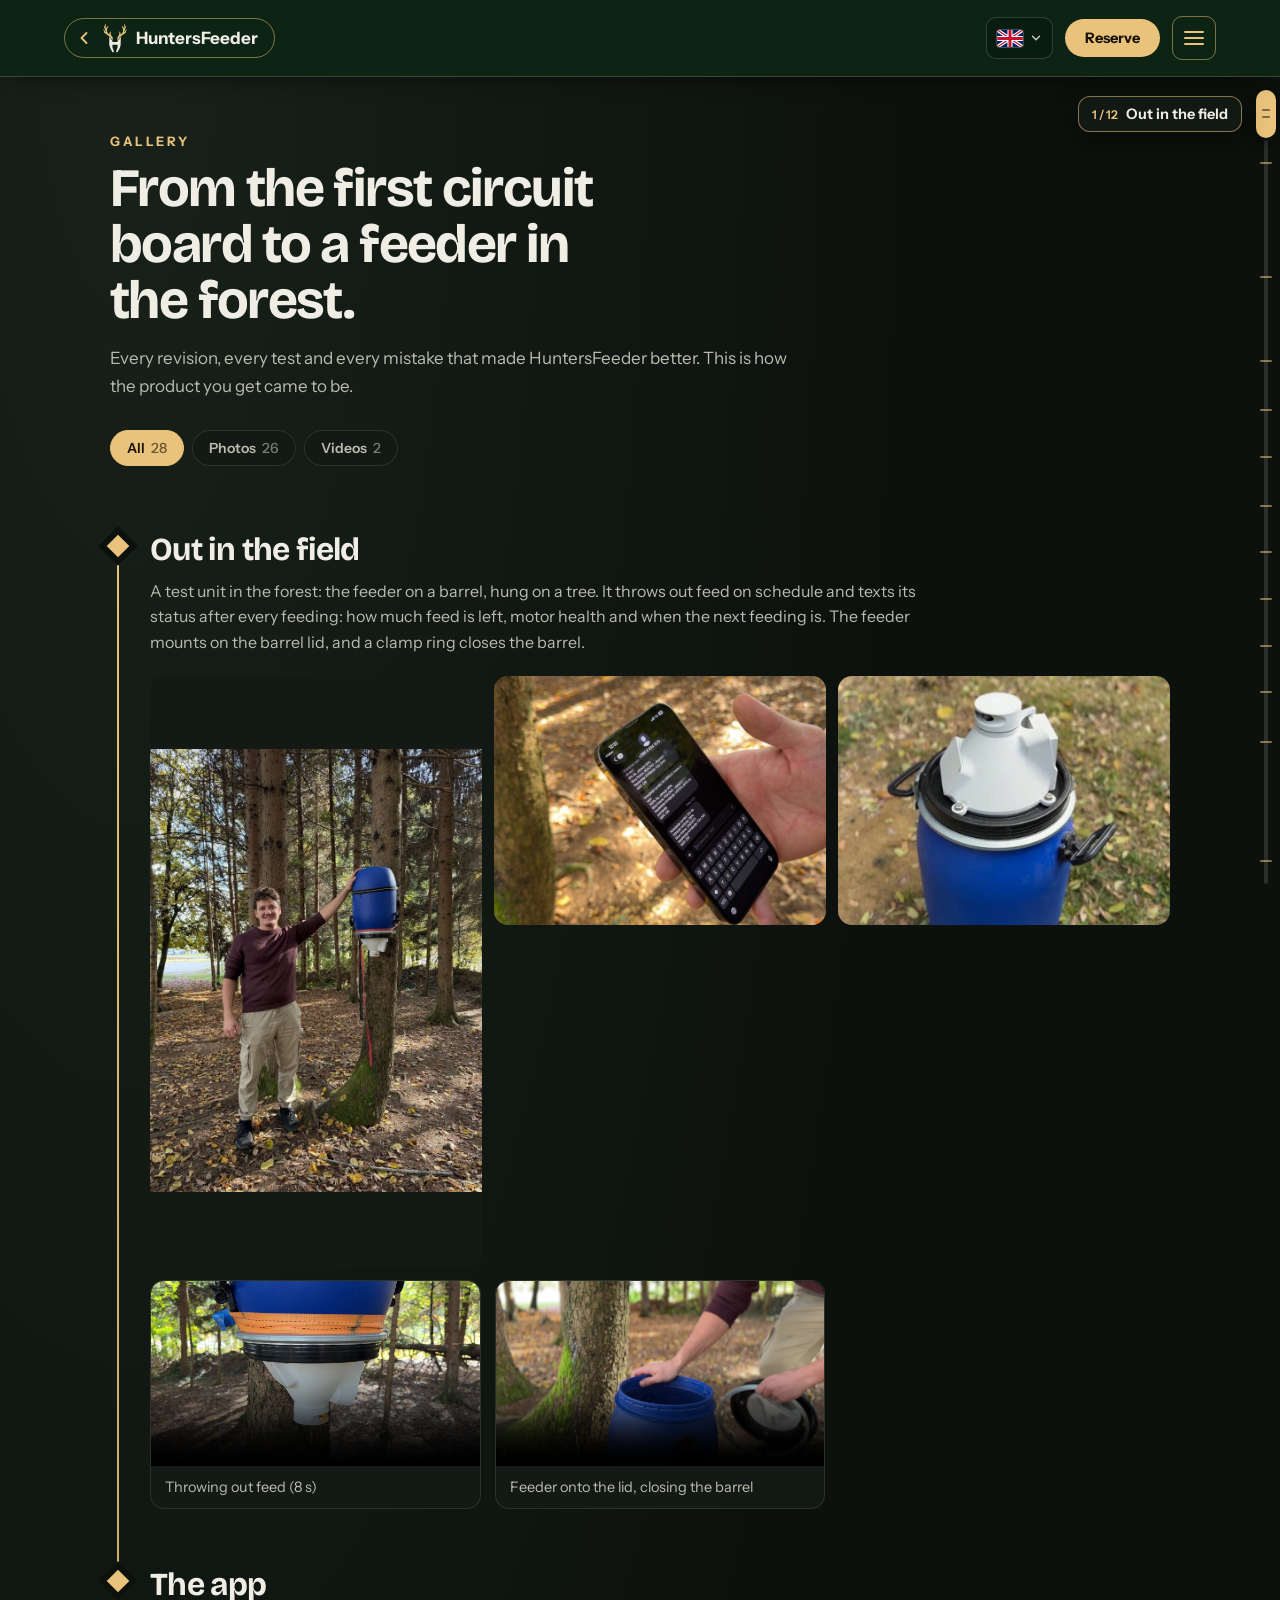
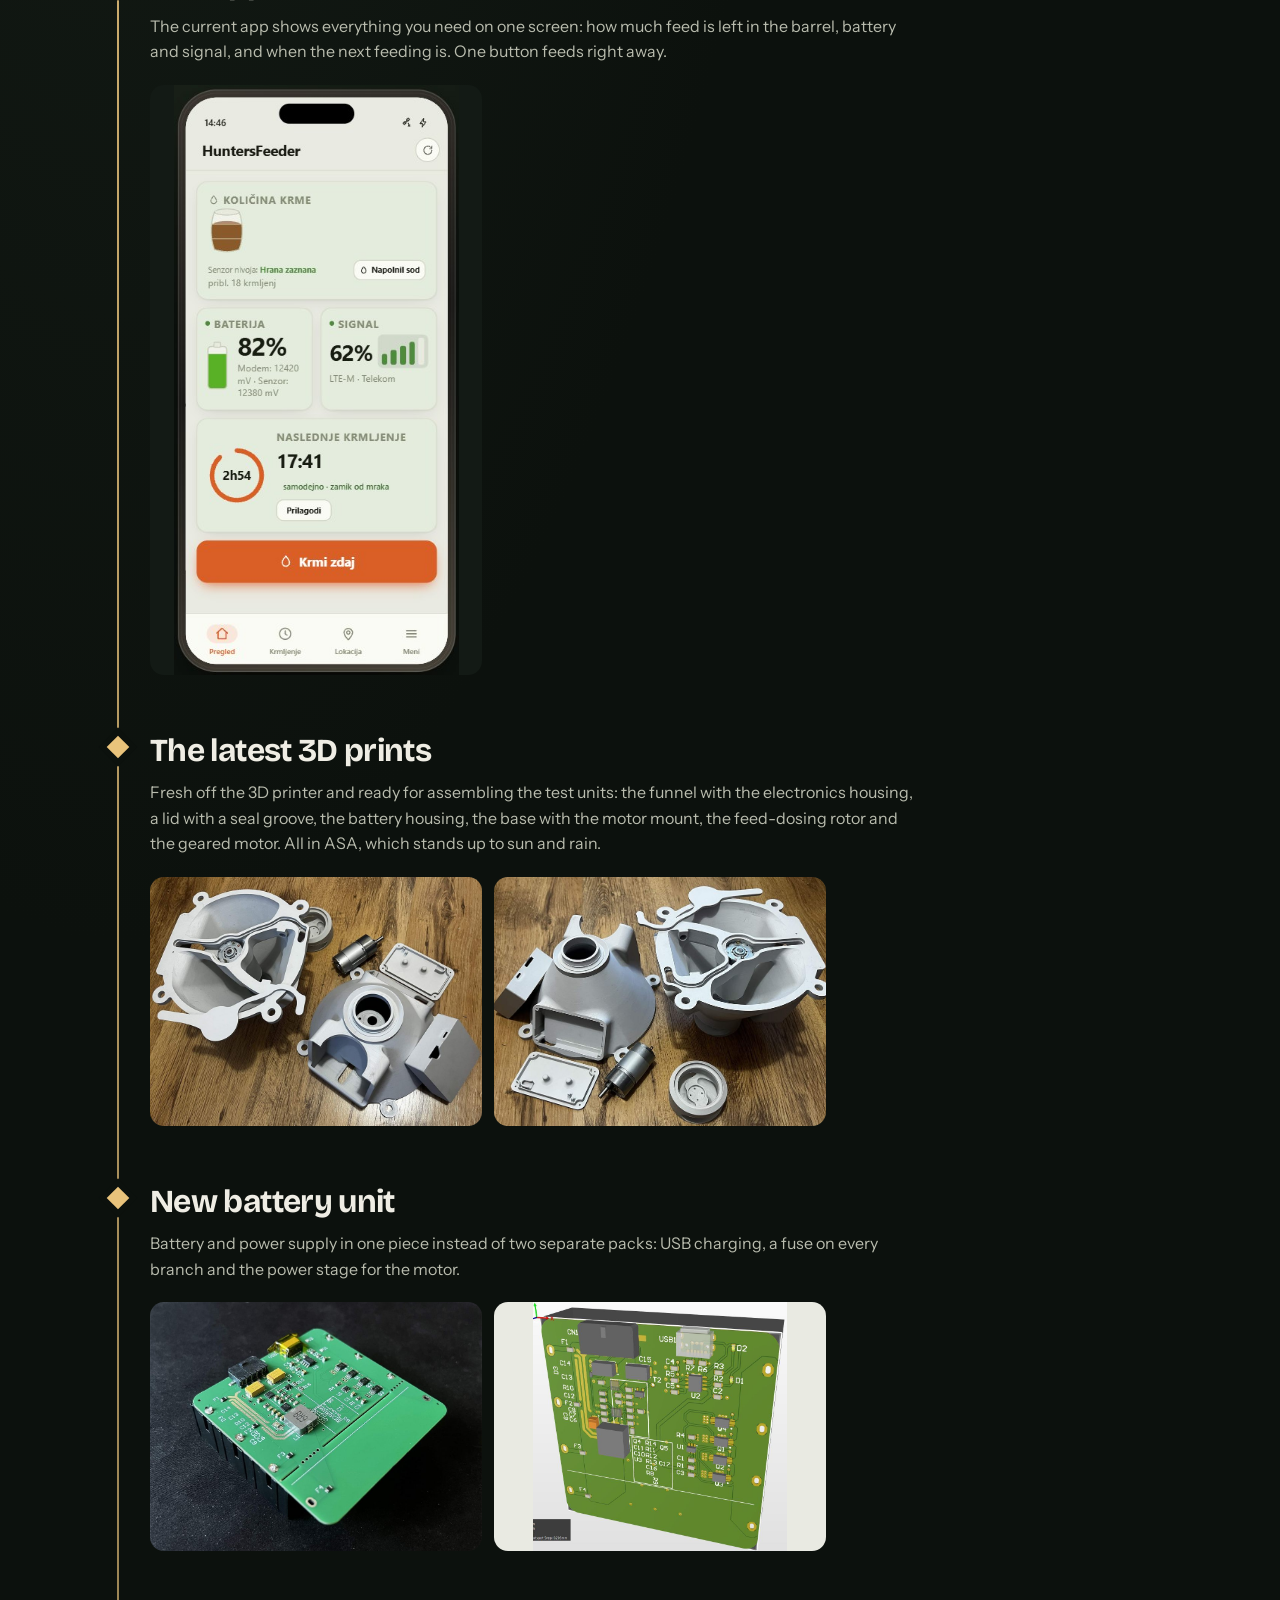
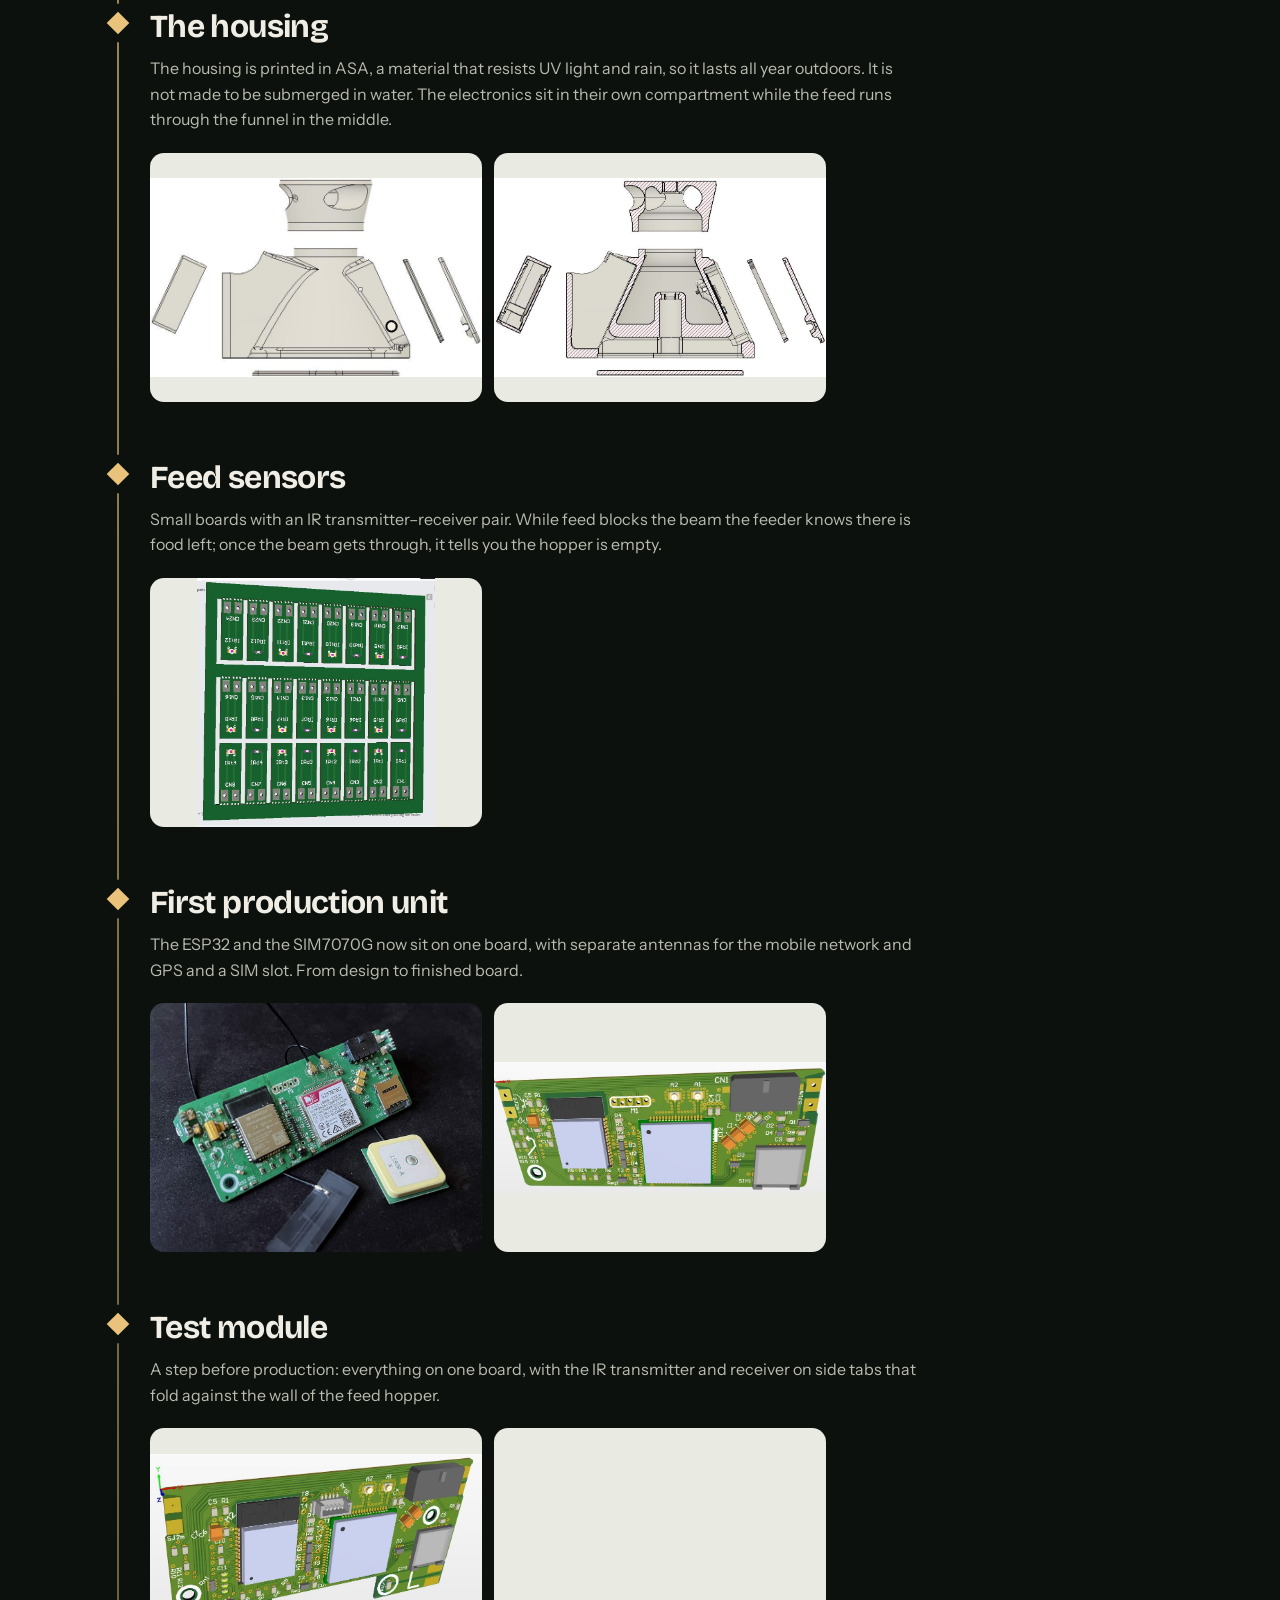
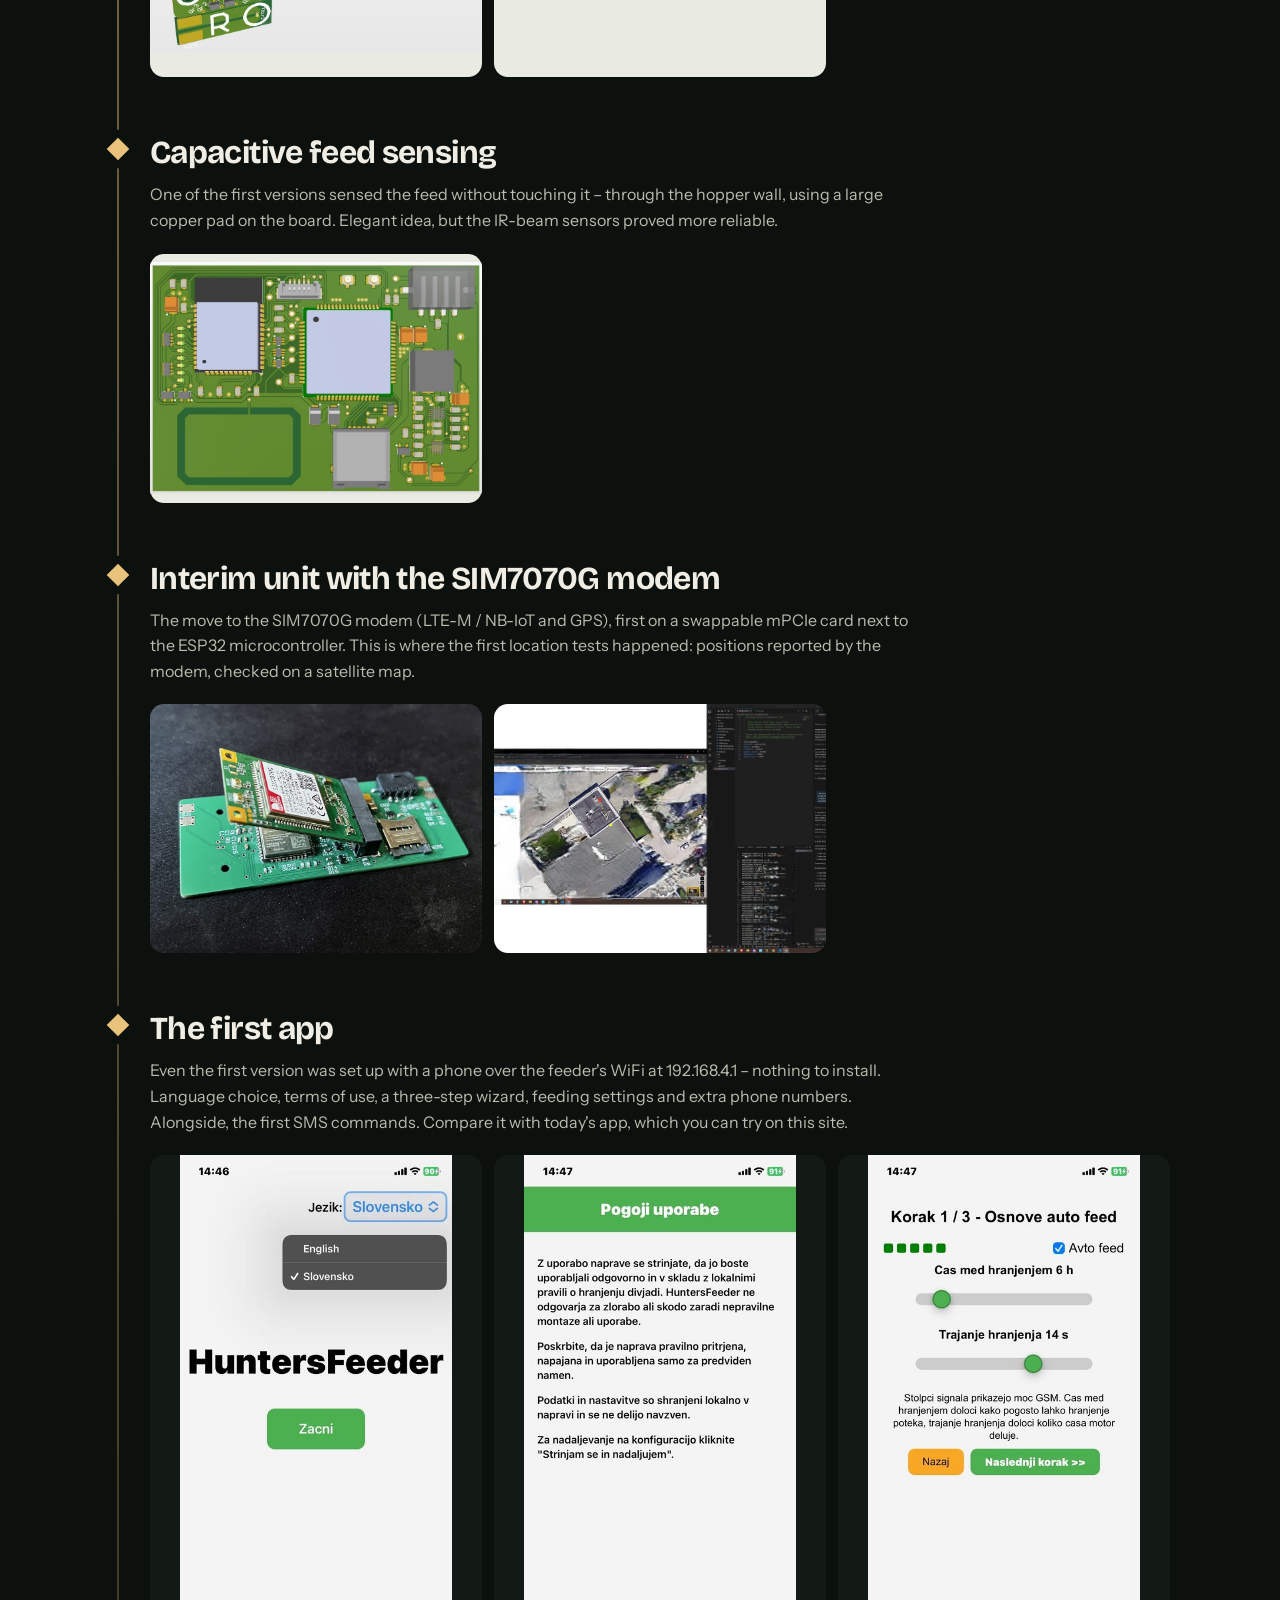
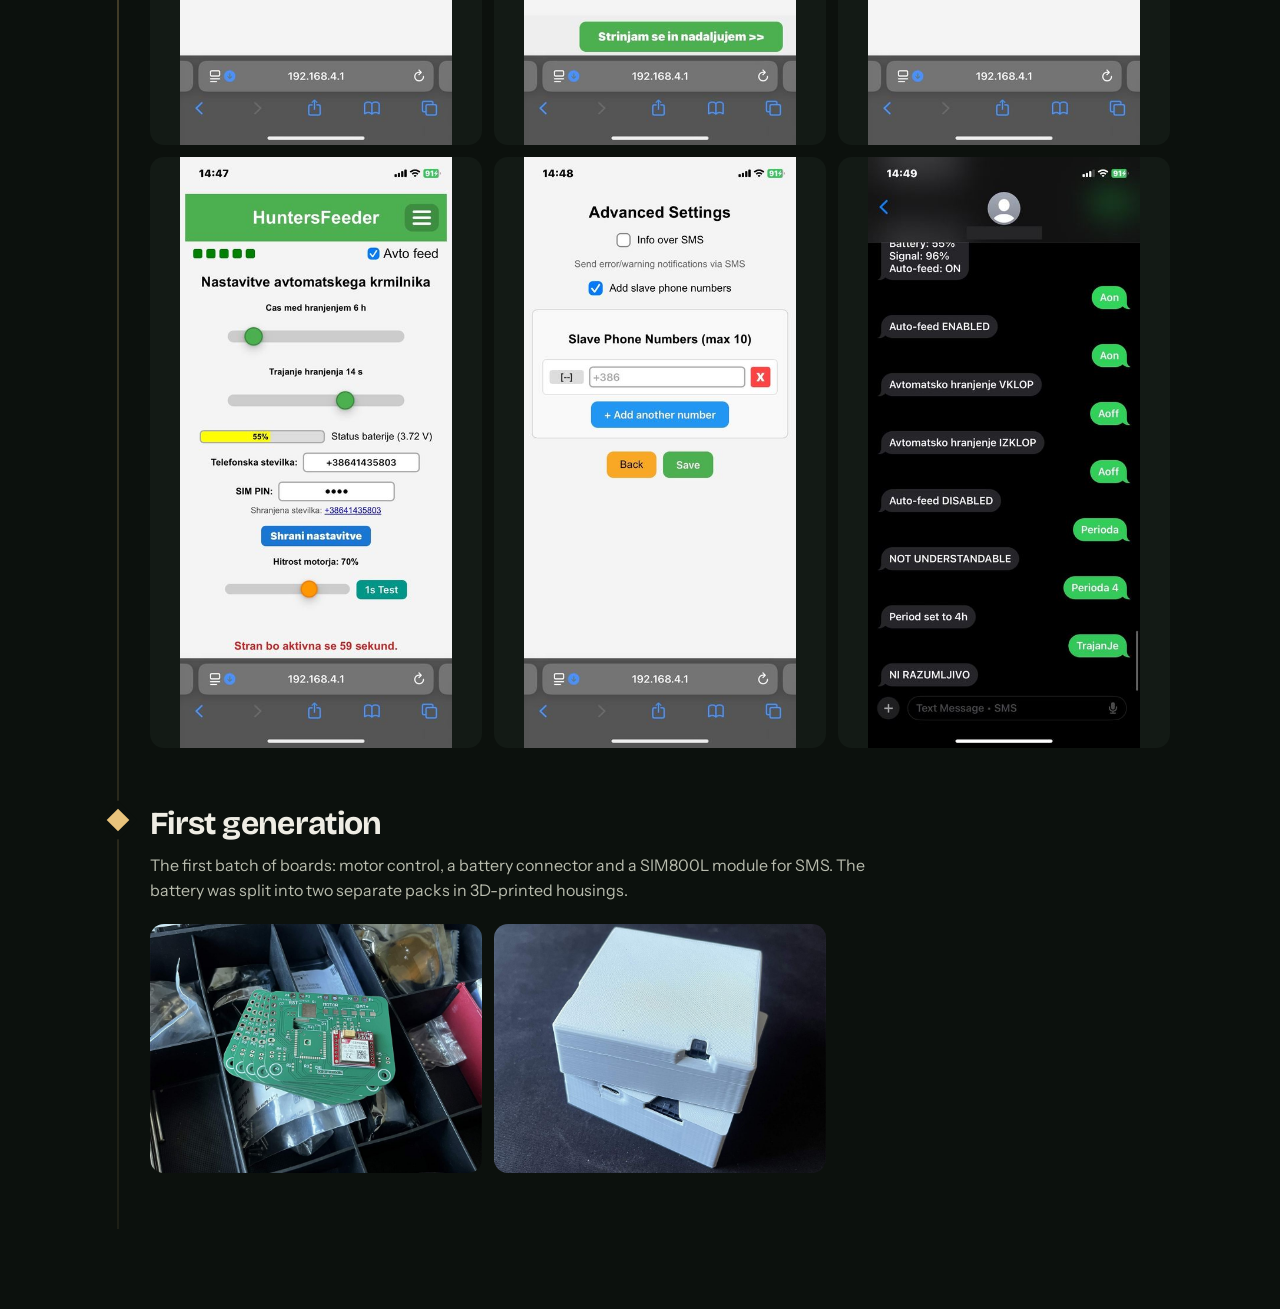
<file: galerija/index.html>
<!doctype html>
<html lang="sl">
<head>
<link rel="canonical" href="https://huntersfeeder.com/galerija/">
<meta property="og:site_name" content="HuntersFeeder">
<meta charset="utf-8">
<meta name="viewport" content="width=device-width,initial-scale=1,viewport-fit=cover">
<title>HuntersFeeder — galerija</title>
<link rel="icon" href="../Slike/logo/favicon.svg" type="image/svg+xml">
<link rel="icon" href="../Slike/logo/favicon-32.png" sizes="32x32" type="image/png">
<link rel="apple-touch-icon" href="../Slike/logo/apple-touch-icon.png">
<meta name="description" content="Razvoj krmilnice HuntersFeeder od prve tiskanine do končnega izdelka — fotografije vseh revizij in videi testov.">
<meta name="theme-color" content="#0C110D">
<link rel="preconnect" href="https://fonts.googleapis.com">
<link rel="preconnect" href="https://fonts.gstatic.com" crossorigin>
<link href="https://fonts.googleapis.com/css2?family=Bricolage+Grotesque:wght@600;700;800&family=Instrument+Sans:wght@400;500;600;700&display=swap" rel="stylesheet">
<style>
/* ============================================================================
   Development gallery. Content comes from data.js (window.HF_GALLERY) - this
   file is only the page. Revisions are shown newest first as a timeline; each
   has a photo grid (lightbox on tap) and YouTube videos that load nothing from
   YouTube until play is pressed.
   ========================================================================= */
:root{
  --bg:#0C110D; --panel:#131A15; --panel-2:#1B2419; --line:rgba(255,255,255,.10);
  --ink:#EFEDE4; --ink-2:#B9BCAE; --ink-3:#78826F;
  --gold:#E9C37B; --gold-hi:#F5D89E;
}
*{box-sizing:border-box}
html,body{margin:0;overflow-x:hidden}
body{background:var(--bg);color:var(--ink);font-family:'Instrument Sans',system-ui,sans-serif;
  -webkit-font-smoothing:antialiased;
  background-image:radial-gradient(110% 60% at 10% 0%,#18211A 0%,var(--bg) 55%)}
a{color:var(--gold);text-decoration:none}
a:hover{color:var(--gold-hi)}
h1,h2,h3{font-family:'Bricolage Grotesque',sans-serif}
button{font:inherit}

/* ---- top bar ------------------------------------------------------------- */
.bar{position:sticky;top:0;z-index:20;display:flex;align-items:center;gap:12px;
  padding:12px 20px;padding-top:calc(12px + env(safe-area-inset-top,0px));
  background:rgba(12,17,13,.86);backdrop-filter:blur(10px);-webkit-backdrop-filter:blur(10px);
  border-bottom:1px solid var(--line)}
.back{display:inline-flex;align-items:center;gap:8px;font-weight:650;font-size:15px;
  padding:7px 12px 7px 8px;border-radius:999px;border:1px solid rgba(233,195,123,.45)}
.back:hover{border-color:var(--gold);background:var(--panel-2)}
.back svg{width:18px;height:18px}
.back .mk{display:block;height:24px;width:auto;margin:-2px -2px -2px -4px}
.bar .sp{flex:1}
.lang{appearance:none;-webkit-appearance:none;cursor:pointer;font:inherit;font-size:13.5px;font-weight:700;
  letter-spacing:.04em;color:var(--gold);background:var(--panel);border:1px solid rgba(233,195,123,.45);
  border-radius:999px;padding:7px 30px 7px 14px;
  background-image:url("data:image/svg+xml,%3Csvg xmlns='http://www.w3.org/2000/svg' width='10' height='6'%3E%3Cpath d='M1 1l4 4 4-4' fill='none' stroke='%23E9C37B' stroke-width='1.6'/%3E%3C/svg%3E");
  background-repeat:no-repeat;background-position:right 12px center}
.lang option{background:var(--panel);color:var(--ink)}
.lang:focus-visible,.back:focus-visible{outline:2px solid var(--gold);outline-offset:2px}

/* ---- hero ---------------------------------------------------------------- */
.wrap{max-width:1100px;margin:0 auto;padding:0 20px}
.hero{padding:56px 0 28px}
.kick{color:var(--gold);font-weight:700;font-size:13px;letter-spacing:.2em;text-transform:uppercase}
.hero h1{font-size:clamp(32px,5.4vw,54px);line-height:1.04;letter-spacing:-.03em;margin:12px 0 16px;max-width:15ch}
.hero p{color:var(--ink-2);font-size:17px;line-height:1.6;margin:0;max-width:62ch}

.filters{display:flex;gap:8px;flex-wrap:wrap;margin:30px 0 8px}
.filters[hidden]{display:none}
.chip{cursor:pointer;border:1px solid var(--line);background:var(--panel);color:var(--ink-2);
  border-radius:999px;padding:8px 16px;font-size:14px;font-weight:600}
.chip[aria-pressed="true"]{background:var(--gold);border-color:var(--gold);color:#171204}
.chip:focus-visible{outline:2px solid var(--gold);outline-offset:2px}
.chip .n{opacity:.6;margin-left:6px;font-weight:500}

/* ---- timeline ------------------------------------------------------------ */
.tl{position:relative;padding:20px 0 80px}
.tl::before{content:"";position:absolute;left:7px;top:28px;bottom:80px;width:2px;
  background:linear-gradient(var(--gold),rgba(233,195,123,.08))}
.tl.none::before{display:none}
.rev{position:relative;padding-left:40px;margin-bottom:56px}
.rev::before{content:"";position:absolute;left:0;top:8px;width:16px;height:16px;
  background:var(--gold);transform:rotate(45deg);box-shadow:0 0 0 6px var(--bg)}
.meta{display:flex;gap:10px;align-items:center;flex-wrap:wrap;color:var(--ink-3);font-size:14px;font-weight:600}
.tag{color:var(--gold);border:1px solid rgba(233,195,123,.4);border-radius:999px;padding:2px 10px;font-size:12px;
  letter-spacing:.08em;text-transform:uppercase}
.rev h2{font-size:clamp(24px,3vw,32px);letter-spacing:-.02em;margin:8px 0 10px}
.rev p.tx{color:var(--ink-2);font-size:16px;line-height:1.6;margin:0 0 20px;max-width:70ch;white-space:pre-line}

.grid{display:grid;gap:12px;grid-template-columns:repeat(auto-fill,minmax(330px,1fr))}
.ph{position:relative;display:block;padding:0;border:0;cursor:zoom-in;border-radius:14px;overflow:hidden;
  aspect-ratio:4/3;background:var(--panel);outline-offset:3px}
.ph img{width:100%;height:100%;object-fit:cover;display:block;transition:transform .5s ease}
.ph:hover img{transform:scale(1.04)}
.ph.contain{background:#E9EAE2}
.ph.contain img{object-fit:contain}
.ph.tall{aspect-ratio:9/16;background:#131A15}
.ph:focus-visible{outline:2px solid var(--gold)}
.ph .cap{position:absolute;left:0;right:0;bottom:0;padding:26px 14px 11px;text-align:left;font-size:14.5px;font-weight:600;color:#fff;
  background:linear-gradient(transparent,rgba(0,0,0,.72));opacity:0;transition:opacity .25s}
.ph:hover .cap,.ph:focus-visible .cap{opacity:1}
/* touch screens have no hover: captions always visible */
@media (hover:none){.ph .cap{opacity:1}}

.vgrid{display:grid;gap:14px;grid-template-columns:repeat(auto-fill,minmax(300px,1fr));margin-top:14px}
.vid{border-radius:14px;overflow:hidden;background:var(--panel);border:1px solid var(--line)}
.vid .fr{position:relative;aspect-ratio:16/9;background:#000}
.vid .fr button{all:unset;cursor:pointer;position:absolute;inset:0;display:grid;place-items:center}
.vid .fr img{position:absolute;inset:0;width:100%;height:100%;object-fit:cover;opacity:.85;transition:opacity .25s}
.vid .fr button:hover img{opacity:1}
.vid .fr .play{position:relative;width:68px;height:48px;border-radius:14px;background:rgba(12,17,13,.82);
  display:grid;place-items:center;border:1px solid rgba(233,195,123,.6)}
.vid .fr button:hover .play{background:var(--gold)}
.vid .fr button:hover .play svg{fill:#171204}
.vid .fr .play svg{width:22px;height:22px;fill:var(--gold)}
.vid .fr button:focus-visible .play{outline:2px solid var(--gold);outline-offset:3px}
.vid iframe{position:absolute;inset:0;width:100%;height:100%;border:0}
.vid video{position:absolute;inset:0;width:100%;height:100%;background:#000;object-fit:contain}
.vid .vc{padding:12px 14px;font-size:14.5px;color:var(--ink-2)}

.empty{padding:70px 24px;text-align:center;border:1px dashed rgba(233,195,123,.35);border-radius:20px;
  color:var(--ink-2);background:rgba(19,26,21,.6);margin-top:24px}
.empty h2{font-size:26px;margin:0 0 8px;color:var(--ink)}
.empty p{margin:0 auto;max-width:48ch;line-height:1.6}

/* ---- lightbox ------------------------------------------------------------ */
.lb{position:fixed;inset:0;z-index:100;background:#060907;display:none;
  align-items:center;justify-content:center;flex-direction:column;padding:12px 8px 14px;touch-action:none;
  overscroll-behavior:contain}
.lb.on{display:flex}
/* The picture lives in its own viewport: pinch / wheel / double-tap zoom and
   pan move only the picture (touch-action:none keeps the browser from zooming
   the page behind it). */
.lbv{position:relative;flex:1;width:100%;min-height:0;overflow:hidden;display:flex;align-items:center;
  justify-content:center;touch-action:none;cursor:zoom-in}
.lbv.z{cursor:grab}.lbv.z.drag{cursor:grabbing}
.lb img{max-width:100%;max-height:100%;object-fit:contain;border-radius:6px;user-select:none;-webkit-user-select:none;
  -webkit-user-drag:none;transform-origin:50% 50%;will-change:transform;transition:transform .22s ease}
.lb img.live{transition:none}
.lb .lc{color:var(--ink-2);font-size:15px;margin-top:14px;text-align:center;min-height:1.4em;max-width:70ch}
.lb .ln{color:var(--ink-3);font-size:13px;margin-top:4px}
.lb .lc{margin-top:10px}
.lb button{position:absolute;cursor:pointer;width:48px;height:48px;border-radius:50%;border:1px solid var(--line);
  background:rgba(19,26,21,.9);color:var(--ink);display:grid;place-items:center}
.lb button:hover{border-color:var(--gold);color:var(--gold)}
.lb button svg{width:22px;height:22px}
.lb .x{top:calc(12px + env(safe-area-inset-top,0px));right:12px;z-index:2}
.lb .pv,.lb .nx{z-index:2}
.lb .pv{left:14px;top:50%;transform:translateY(-50%)}
.lb .nx{right:14px;top:50%;transform:translateY(-50%)}
@media (max-width:640px){
  .bar{padding:8px 12px;padding-top:calc(8px + env(safe-area-inset-top,0px))}
  .back span{display:none}.back{padding:7px}
  .hero{padding:34px 0 14px}
  .grid{grid-template-columns:1fr;gap:10px}
  .ph.tall{aspect-ratio:4/5}
  .ph{border-radius:10px}
  .vgrid{grid-template-columns:1fr}
  .rev{padding-left:30px}
  .lb .pv,.lb .nx{top:auto;bottom:16px;transform:none}
  .lb{padding-bottom:76px}
}
/* ---- side scrubber: drag to move through the page fast; while scrolling a
   bubble next to it names the section you are in ------------------------- */
.scrub{position:fixed;right:2px;top:calc(76px + 14px + env(safe-area-inset-top,0px));bottom:16px;width:34px;z-index:30;
  touch-action:none;opacity:0;transition:opacity .35s;pointer-events:none}
.scrub.ready{pointer-events:auto}
@media (hover:hover){.scrub.ready{opacity:.5}.scrub.ready:hover{opacity:1}}
.scrub.on{opacity:1 !important}
.scrub .trk{position:absolute;right:10px;top:0;bottom:0;width:4px;border-radius:2px;background:rgba(255,255,255,.13)}
.scrub .tick{position:absolute;right:-4px;width:12px;height:2px;border-radius:1px;background:rgba(233,195,123,.55)}
.scrub .hdl{position:absolute;right:-8px;width:20px;height:48px;border-radius:10px;background:var(--gold);
  box-shadow:0 0 0 3px rgba(12,17,13,.7),0 4px 14px rgba(0,0,0,.5)}
.scrub .hdl::before,.scrub .hdl::after{content:"";position:absolute;left:6px;right:6px;height:2px;border-radius:1px;background:rgba(23,18,4,.5)}
.scrub .hdl::before{top:19px}.scrub .hdl::after{top:26px}
.scrub .bub{position:absolute;right:36px;transform:translateY(-50%);max-width:min(70vw,420px);white-space:nowrap;overflow:hidden;
  text-overflow:ellipsis;background:rgba(19,26,21,.96);border:1px solid rgba(233,195,123,.55);color:var(--ink);
  padding:8px 13px;border-radius:12px;font-weight:650;font-size:14.5px;box-shadow:0 8px 24px rgba(0,0,0,.45);
  opacity:0;transition:opacity .2s;pointer-events:none}
.scrub .bub small{color:var(--gold);font-weight:600;margin-right:8px}
.scrub.on .bub{opacity:1}
@media (max-width:640px){.scrub{top:calc(66px + 12px + env(safe-area-inset-top,0px))}}
@media (prefers-reduced-motion:reduce){*{transition:none !important}}
</style>
<link rel="stylesheet" href="../css/topbar.css">
<style>/* the shared top bar (js/topbar.js) replaces this page's own header; its
   language <select> stays in the DOM, hidden, and is driven by the flags */
header.bar{display:none}</style>
</head>
<body>
<script src="../js/topbar.js" data-base="../" data-page="gallery" data-select="#lang"></script>

<header class="bar">
  <a class="back" href="../index.html" data-i18n-aria="back">
    <svg viewBox="0 0 24 24" fill="none" stroke="currentColor" stroke-width="2" stroke-linecap="round" stroke-linejoin="round" aria-hidden="true"><path d="M15 6l-6 6 6 6"/></svg>
    <img class="mk" src="../Slike/logo/hf-mark-glow.svg" alt="" aria-hidden="true" width="19" height="24">
    <span>HuntersFeeder</span>
  </a>
  <span class="sp"></span>
  <select id="lang" class="lang" data-i18n-aria="lang">
    <option value="sl">SL</option><option value="en">EN</option><option value="hr">HR</option>
    <option value="it">IT</option><option value="de">DE</option>
  </select>
</header>

<main class="wrap">
  <section class="hero">
    <div class="kick" data-i18n="kick">Galerija</div>
    <h1 data-i18n="h">Od prve tiskanine do krmilnice v gozdu.</h1>
    <p data-i18n="lead">Vsaka revizija, vsak test in vsaka napaka, ki je naredila HuntersFeeder boljši. Tako je nastajal izdelek, ki ga dobite.</p>
    <div class="filters" id="filters" role="group">
      <button class="chip" data-f="all" aria-pressed="true"><span data-i18n="f_all">Vse</span><span class="n" id="nAll"></span></button>
      <button class="chip" data-f="photo" aria-pressed="false"><span data-i18n="f_ph">Fotografije</span><span class="n" id="nPh"></span></button>
      <button class="chip" data-f="video" aria-pressed="false"><span data-i18n="f_vid">Videi</span><span class="n" id="nVid"></span></button>
    </div>
  </section>

  <section class="tl" id="tl" aria-live="polite"></section>
</main>

<div class="lb" id="lb" role="dialog" aria-modal="true">
  <button class="x" id="lbX" data-i18n-aria="close"><svg viewBox="0 0 24 24" fill="none" stroke="currentColor" stroke-width="2" stroke-linecap="round"><path d="M6 6l12 12M18 6L6 18"/></svg></button>
  <button class="pv" id="lbP" data-i18n-aria="prev"><svg viewBox="0 0 24 24" fill="none" stroke="currentColor" stroke-width="2" stroke-linecap="round" stroke-linejoin="round"><path d="M15 6l-6 6 6 6"/></svg></button>
  <div class="lbv" id="lbV"><img id="lbI" alt="" draggable="false"></div>
  <div class="lc" id="lbC"></div>
  <div class="ln" id="lbN"></div>
  <button class="nx" id="lbN2" data-i18n-aria="next"><svg viewBox="0 0 24 24" fill="none" stroke="currentColor" stroke-width="2" stroke-linecap="round" stroke-linejoin="round"><path d="M9 6l6 6-6 6"/></svg></button>
</div>

<div class="scrub" id="scrub" aria-hidden="true"><div class="trk" id="trk"><div class="hdl" id="hdl"></div></div><div class="bub" id="bub"></div></div>

<script src="data.js"></script>
<script>
(function () {
  var T = {
    sl: { zoom:"Povečava: dvoklik, kolešček ali dva prsta", back:"Nazaj na glavno stran", lang:"Jezik", kick:"Galerija", title:"galerija",
      h:"Od prve tiskanine do krmilnice v gozdu.",
      lead:"Vsaka revizija, vsak test in vsaka napaka, ki je naredila HuntersFeeder boljši. Tako je nastajal izdelek, ki ga dobite.",
      f_all:"Vse", f_ph:"Fotografije", f_vid:"Videi", close:"Zapri", prev:"Prejšnja", next:"Naslednja", play:"Predvajaj video",
      e_h:"Galerija se polni", e_p:"Fotografije revizij in videi testov prihajajo kmalu. Medtem si lahko ogledate aplikacijo.",
      e_a:"Preizkusi aplikacijo →", months:["jan","feb","mar","apr","maj","jun","jul","avg","sep","okt","nov","dec"] },
    en: { zoom:"Zoom: double-click, mouse wheel or two fingers", back:"Back to the main page", lang:"Language", kick:"Gallery", title:"gallery",
      h:"From the first circuit board to a feeder in the forest.",
      lead:"Every revision, every test and every mistake that made HuntersFeeder better. This is how the product you get came to be.",
      f_all:"All", f_ph:"Photos", f_vid:"Videos", close:"Close", prev:"Previous", next:"Next", play:"Play video",
      e_h:"The gallery is filling up", e_p:"Photos of every revision and videos of the tests are coming soon. In the meantime, try the app.",
      e_a:"Try the app →", months:["Jan","Feb","Mar","Apr","May","Jun","Jul","Aug","Sep","Oct","Nov","Dec"] },
    hr: { zoom:"Povećanje: dvoklik, kotačić ili dva prsta", back:"Natrag na glavnu stranicu", lang:"Jezik", kick:"Galerija", title:"galerija",
      h:"Od prve tiskane pločice do hranilice u šumi.",
      lead:"Svaka revizija, svaki test i svaka greška koja je HuntersFeeder učinila boljim. Tako je nastajao proizvod koji dobivate.",
      f_all:"Sve", f_ph:"Fotografije", f_vid:"Videozapisi", close:"Zatvori", prev:"Prethodna", next:"Sljedeća", play:"Pokreni video",
      e_h:"Galerija se puni", e_p:"Fotografije revizija i videozapisi testova stižu uskoro. U međuvremenu isprobajte aplikaciju.",
      e_a:"Isprobaj aplikaciju →", months:["sij","velj","ožu","tra","svi","lip","srp","kol","ruj","lis","stu","pro"] },
    it: { zoom:"Zoom: doppio clic, rotellina o due dita", back:"Torna alla pagina principale", lang:"Lingua", kick:"Galleria", title:"galleria",
      h:"Dal primo circuito stampato al distributore nel bosco.",
      lead:"Ogni revisione, ogni test e ogni errore che ha reso HuntersFeeder migliore. Così è nato il prodotto che ricevi.",
      f_all:"Tutto", f_ph:"Foto", f_vid:"Video", close:"Chiudi", prev:"Precedente", next:"Successiva", play:"Riproduci video",
      e_h:"La galleria si sta riempiendo", e_p:"Le foto di ogni revisione e i video dei test arriveranno presto. Nel frattempo prova l'app.",
      e_a:"Prova l'app →", months:["gen","feb","mar","apr","mag","giu","lug","ago","set","ott","nov","dic"] },
    de: { zoom:"Zoomen: Doppelklick, Mausrad oder zwei Finger", back:"Zurück zur Hauptseite", lang:"Sprache", kick:"Galerie", title:"Galerie",
      h:"Von der ersten Leiterplatte zum Futterautomaten im Wald.",
      lead:"Jede Revision, jeder Test und jeder Fehler, der HuntersFeeder besser gemacht hat. So ist das Produkt entstanden, das Sie bekommen.",
      f_all:"Alle", f_ph:"Fotos", f_vid:"Videos", close:"Schließen", prev:"Zurück", next:"Weiter", play:"Video abspielen",
      e_h:"Die Galerie füllt sich", e_p:"Fotos jeder Revision und Videos der Tests folgen in Kürze. Probieren Sie inzwischen die App aus.",
      e_a:"App ausprobieren →", months:["Jan.","Feb.","März","Apr.","Mai","Juni","Juli","Aug.","Sep.","Okt.","Nov.","Dez."] }
  };

  var DATA = (window.HF_GALLERY || []).slice().sort(function (a, b) {
    return String(b.date || "").localeCompare(String(a.date || ""));
  });

  var lang = "sl", filter = "all";
  var tl = document.getElementById("tl");
  var pick = document.getElementById("lang");

  function get(k) { try { return localStorage.getItem(k); } catch (e) { return null; } }
  function put(k, v) { try { localStorage.setItem(k, v); } catch (e) {} }
  function esc(s) {
    return String(s == null ? "" : s).replace(/[&<>"']/g, function (c) {
      return { "&": "&amp;", "<": "&lt;", ">": "&gt;", '"': "&quot;", "'": "&#39;" }[c];
    });
  }
  /* A text field is a string or {sl:..,en:..}. */
  function tx(v) {
    if (v == null) return "";
    if (typeof v === "string") return v;
    return v[lang] || v.en || v.sl || v[Object.keys(v)[0]] || "";
  }
  function fmtDate(d) {
    var m = /^(\d{4})-(\d{2})(?:-(\d{2}))?/.exec(String(d || ""));
    if (!m) return esc(d || "");
    var mon = T[lang].months[+m[2] - 1] || m[2];
    return (m[3] ? (+m[3]) + ". " : "") + mon + " " + m[1];
  }

  // ---- render ---------------------------------------------------------------
  var flat = [];                     /* every photo currently shown, for the lightbox */

  function render() {
    var t = T[lang], html = [], nPh = 0, nVid = 0;
    flat = [];
    DATA.forEach(function (r) { nPh += (r.photos || []).length; nVid += (r.videos || []).length; });
    document.getElementById("nAll").textContent = nPh + nVid ? (nPh + nVid) : "";
    document.getElementById("nPh").textContent = nPh || "";
    document.getElementById("nVid").textContent = nVid || "";

    DATA.forEach(function (r, ri) {
      var ph = filter === "video" ? [] : (r.photos || []);
      var vi = filter === "photo" ? [] : (r.videos || []);
      if (!ph.length && !vi.length && filter !== "all") return;
      /* Date and tag are both optional; with neither, no meta row at all. */
      var meta = (r.date ? '<span>' + fmtDate(r.date) + '</span>' : '') +
                 (r.tag ? '<span class="tag">' + esc(tx(r.tag)) + '</span>' : '');
      var h = '<article class="rev">' +
        (meta ? '<div class="meta">' + meta + '</div>' : '') +
        (r.title ? '<h2>' + esc(tx(r.title)) + '</h2>' : '') +
        (r.text ? '<p class="tx">' + esc(tx(r.text)) + '</p>' : '');
      if (ph.length) {
        h += '<div class="grid">';
        ph.forEach(function (p) {
          var cap = tx(p.cap), i = flat.length;
          flat.push({ src: p.src, cap: cap, rev: tx(r.title) });
          /* Grid shows the small copy from tools/gallery-images.ps1
             (img/thumbs/<name>); the lightbox opens the full one. A missing
             thumbnail falls back to the full image. */
          var th = p.thumb || String(p.src).replace(/\/([^\/]+)$/, "/thumbs/$1");
          h += '<button class="ph' + (p.fit === "contain" ? ' contain' : p.fit === "tall" ? ' contain tall' : '') + '" data-i="' + i + '" aria-label="' + esc(cap || tx(r.title)) + '">' +
               '<img src="' + esc(th) + '" data-full="' + esc(p.src) + '" alt="' + esc(cap || tx(r.title)) +
               '" loading="lazy" decoding="async">' +
               (cap ? '<span class="cap">' + esc(cap) + '</span>' : '') + '</button>';
        });
        h += '</div>';
      }
      if (vi.length) {
        h += '<div class="vgrid">';
        vi.forEach(function (v) {
          var id = String(v.yt || "").replace(/[^\w-]/g, ""), cap = tx(v.cap);
          if (v.src) {          /* a video file on the site: native player, nothing loads before play */
            h += '<div class="vid"><div class="fr"><video controls playsinline preload="none" src="' + esc(v.src) + '"' +
                 (v.poster ? ' poster="' + esc(v.poster) + '"' : '') + ' aria-label="' + esc(cap || t.play) + '"></video></div>' +
                 (cap ? '<div class="vc">' + esc(cap) + '</div>' : '') + '</div>';
            return;
          }
          h += '<div class="vid"><div class="fr" data-yt="' + id + '">' +
               '<button aria-label="' + esc(t.play + (cap ? ": " + cap : "")) + '">' +
               '<img src="https://i.ytimg.com/vi/' + id + '/hqdefault.jpg" alt="" loading="lazy">' +
               '<span class="play"><svg viewBox="0 0 24 24"><path d="M8 5.5v13l11-6.5z"/></svg></span>' +
               '</button></div>' + (cap ? '<div class="vc">' + esc(cap) + '</div>' : '') + '</div>';
        });
        h += '</div>';
      }
      html.push(h + '</article>');
    });

    if (!html.length) {
      tl.innerHTML = '<div class="empty"><h2>' + esc(t.e_h) + '</h2><p>' + esc(t.e_p) +
        '</p><p style="margin-top:18px"><a href="../app/index.html">' + esc(t.e_a) + '</a></p></div>';
      document.getElementById("filters").hidden = true;
      tl.classList.add("none");
      return;
    }
    document.getElementById("filters").hidden = false;
    tl.classList.remove("none");
    tl.innerHTML = html.join("");
    if (window.__hfTicks) setTimeout(window.__hfTicks, 0);
  }

  /* A thumbnail that is not there yet: show the full image instead. Image
     errors do not bubble, hence the capture phase. */
  tl.addEventListener("error", function (e) {
    var im = e.target;
    if (im.tagName === "IMG" && im.dataset.full && im.getAttribute("src") !== im.dataset.full)
      im.setAttribute("src", im.dataset.full);
  }, true);

  /* Videos: nothing from YouTube until play is pressed (no cookies, no
     player JS for visitors who only look at photos). */
  tl.addEventListener("click", function (e) {
    var b = e.target.closest(".ph");
    if (b) { open(+b.getAttribute("data-i")); return; }
    var v = e.target.closest(".fr button");
    if (v) {
      var fr = v.parentNode, id = fr.getAttribute("data-yt");
      fr.innerHTML = '<iframe src="https://www.youtube-nocookie.com/embed/' + id +
        '?autoplay=1&rel=0&modestbranding=1" allow="autoplay; encrypted-media; picture-in-picture; fullscreen" allowfullscreen title="YouTube"></iframe>';
    }
  });

  // ---- lightbox -------------------------------------------------------------
  /* Zoom and pan act on the picture only. Touch: two fingers pinch, one
     finger pans a zoomed picture, swipes to the next one at normal size,
     double-tap toggles zoom. Mouse: wheel zooms at the pointer, double-click
     toggles, drag pans. Keys: + / - / 0, arrows, Esc. */
  var lb = document.getElementById("lb"), lbV = document.getElementById("lbV"), lbI = document.getElementById("lbI"),
      lbC = document.getElementById("lbC"), lbN = document.getElementById("lbN"), cur = 0, last = null;
  var MAXZ = 5, z = 1, ox = 0, oy = 0;
  function apply(live) {
    lbI.classList.toggle("live", !!live);
    lbI.style.transform = "translate(" + ox + "px," + oy + "px) scale(" + z + ")";
    lbV.classList.toggle("z", z > 1.01);
  }
  function clamp() {
    var vw = lbV.clientWidth, vh = lbV.clientHeight, w = lbI.offsetWidth * z, h = lbI.offsetHeight * z;
    var mx = Math.max(0, (w - vw) / 2), my = Math.max(0, (h - vh) / 2);
    ox = Math.min(mx, Math.max(-mx, ox)); oy = Math.min(my, Math.max(-my, oy));
  }
  /* zoom to `nz`, keeping the picture point under (px,py) (client coords) in place */
  function zoomAt(nz, px, py, live) {
    nz = Math.min(MAXZ, Math.max(1, nz));
    var r = lbV.getBoundingClientRect(), cx = px - (r.left + r.width / 2), cy = py - (r.top + r.height / 2);
    var ix = (cx - ox) / z, iy = (cy - oy) / z;
    z = nz; ox = cx - z * ix; oy = cy - z * iy;
    if (z <= 1.001) { z = 1; ox = 0; oy = 0; }
    clamp(); apply(live);
  }
  function reset() { z = 1; ox = 0; oy = 0; apply(false); }
  function show(i) {
    cur = (i + flat.length) % flat.length;
    var p = flat[cur];
    reset();
    lbI.src = p.src; lbI.alt = p.cap || p.rev || "";
    lbC.textContent = p.cap ? p.cap + (p.rev ? " — " + p.rev : "") : (p.rev || "");
    lbN.textContent = (cur + 1) + " / " + flat.length + "  ·  " + T[lang].zoom;
  }
  function open(i) {
    last = document.activeElement;
    show(i); lb.classList.add("on"); document.body.style.overflow = "hidden";
    document.getElementById("lbX").focus();
  }
  function close() {
    lb.classList.remove("on"); document.body.style.overflow = ""; lbI.removeAttribute("src"); reset();
    if (last) last.focus();
  }
  document.getElementById("lbX").onclick = close;
  document.getElementById("lbP").onclick = function () { show(cur - 1); };
  document.getElementById("lbN2").onclick = function () { show(cur + 1); };
  lb.addEventListener("click", function (e) { if (e.target === lb) close(); });
  document.addEventListener("keydown", function (e) {
    if (!lb.classList.contains("on")) return;
    var r = lbV.getBoundingClientRect(), mx = r.left + r.width / 2, my = r.top + r.height / 2;
    if (e.key === "Escape") { if (z > 1) reset(); else close(); }
    else if (e.key === "ArrowLeft" && z === 1) show(cur - 1);
    else if (e.key === "ArrowRight" && z === 1) show(cur + 1);
    else if (e.key === "+" || e.key === "=") zoomAt(z * 1.5, mx, my);
    else if (e.key === "-") zoomAt(z / 1.5, mx, my);
    else if (e.key === "0") reset();
  });
  lbV.addEventListener("wheel", function (e) {
    e.preventDefault();
    zoomAt(z * Math.exp(-e.deltaY * (e.deltaMode ? 0.05 : 0.0018)), e.clientX, e.clientY, true);
  }, { passive: false });
  lbV.addEventListener("dblclick", function (e) {
    if (e.pointerType === "touch") return;          /* touch double-tap is handled below */
    if (z > 1.01) reset(); else zoomAt(2.5, e.clientX, e.clientY);
  });
  /* iOS Safari: never let the page itself zoom while the lightbox is open */
  ["gesturestart", "gesturechange"].forEach(function (n) {
    document.addEventListener(n, function (e) { if (lb.classList.contains("on")) e.preventDefault(); }, { passive: false });
  });

  var pts = {}, g = null, lastTap = 0, lastTapX = 0, lastTapY = 0;
  function npts() { return Object.keys(pts).length; }
  function two() { var k = Object.keys(pts); return [pts[k[0]], pts[k[1]]]; }
  lbV.addEventListener("pointerdown", function (e) {
    if (e.pointerType === "mouse" && e.button !== 0) return;
    try { lbV.setPointerCapture(e.pointerId); } catch (er) {}
    pts[e.pointerId] = { x: e.clientX, y: e.clientY };
    if (npts() === 2) {
      var q = two(), r = lbV.getBoundingClientRect();
      var mx = (q[0].x + q[1].x) / 2 - (r.left + r.width / 2), my = (q[0].y + q[1].y) / 2 - (r.top + r.height / 2);
      g = { pinch: true, d0: Math.hypot(q[0].x - q[1].x, q[0].y - q[1].y) || 1, z0: z,
            ix: (mx - ox) / z, iy: (my - oy) / z, moved: true };
    } else if (npts() === 1) {
      g = { pinch: false, x0: e.clientX, y0: e.clientY, tx0: ox, ty0: oy, t0: Date.now(), moved: false,
            onImg: e.target === lbI };
    }
  });
  lbV.addEventListener("pointermove", function (e) {
    if (!pts[e.pointerId] || !g) return;
    pts[e.pointerId] = { x: e.clientX, y: e.clientY };
    if (g.pinch && npts() >= 2) {
      var q = two(), r = lbV.getBoundingClientRect();
      var mx = (q[0].x + q[1].x) / 2 - (r.left + r.width / 2), my = (q[0].y + q[1].y) / 2 - (r.top + r.height / 2);
      z = Math.min(MAXZ, Math.max(1, g.z0 * Math.hypot(q[0].x - q[1].x, q[0].y - q[1].y) / g.d0));
      ox = mx - z * g.ix; oy = my - z * g.iy;      /* the pinched point follows the fingers */
      clamp(); apply(true);
    } else if (!g.pinch) {
      var dx = e.clientX - g.x0, dy = e.clientY - g.y0;
      if (Math.abs(dx) + Math.abs(dy) > 6) g.moved = true;
      if (z > 1.01) { ox = g.tx0 + dx; oy = g.ty0 + dy; clamp(); apply(true); lbV.classList.add("drag"); }
    }
  });
  function up(e) {
    if (!pts[e.pointerId]) return;
    delete pts[e.pointerId];
    lbV.classList.remove("drag");
    if (!g) return;
    if (g.pinch) {
      if (npts() === 0) { if (z < 1.05) reset(); else { clamp(); apply(false); } g = null; }
      else g = null;                                   /* one finger left: wait for a fresh gesture */
      return;
    }
    if (npts() > 0) return;
    var dx = e.clientX - g.x0, dy = e.clientY - g.y0, quick = Date.now() - g.t0 < 350;
    if (!g.moved && quick && e.pointerType !== "mouse") {           /* tap */
      var now = Date.now();
      if (now - lastTap < 320 && Math.hypot(e.clientX - lastTapX, e.clientY - lastTapY) < 30) {
        lastTap = 0;
        if (z > 1.01) reset(); else zoomAt(2.5, e.clientX, e.clientY);
      } else {
        lastTap = now; lastTapX = e.clientX; lastTapY = e.clientY;
        if (!g.onImg && z === 1) setTimeout(function () { if (lastTap === now) close(); }, 330);
      }
    } else if (!g.moved && e.pointerType === "mouse" && !g.onImg && z === 1) {
      close();                                         /* click beside the picture */
    } else if (z === 1 && Math.abs(dx) > 60 && Math.abs(dx) > Math.abs(dy) * 1.3) {
      show(cur + (dx < 0 ? 1 : -1));                  /* swipe at normal size */
    }
    g = null;
  }
  lbV.addEventListener("pointerup", up);
  lbV.addEventListener("pointercancel", up);
  window.addEventListener("resize", function () { if (lb.classList.contains("on")) { clamp(); apply(false); } });

  // ---- side scrubber --------------------------------------------------------
  var sc = document.getElementById("scrub"), trk = document.getElementById("trk"),
      hdl = document.getElementById("hdl"), bub = document.getElementById("bub"), hideT = null, dragging = false;
  function maxY() { return Math.max(0, document.documentElement.scrollHeight - window.innerHeight); }
  function sections() { return Array.prototype.slice.call(tl.querySelectorAll(".rev")); }
  function current() {
    var list = sections(), line = window.innerHeight * 0.5, c = null, k = -1;
    list.forEach(function (el, i) { if (el.getBoundingClientRect().top < line) { c = el; k = i; } });
    if (!c && list.length) { c = list[0]; k = 0; }
    return { el: c, i: k, n: list.length };
  }
  function place() {
    var m = maxY(), H = trk.clientHeight, hh = hdl.offsetHeight;
    var y = m ? (window.scrollY / m) * (H - hh) : 0;
    hdl.style.top = y + "px";
    var c = current();
    if (c.el) {
      var h2 = c.el.querySelector("h2");
      bub.innerHTML = '<small>' + (c.i + 1) + ' / ' + c.n + '</small>' + esc(h2 ? h2.textContent : "");
    }
    bub.style.top = (y + hh / 2) + "px";
  }
  window.__hfTicks = ticks;
  function ticks() {
    trk.querySelectorAll(".tick").forEach(function (t) { t.remove(); });
    var m = maxY(), H = trk.clientHeight, hh = hdl.offsetHeight;
    sc.classList.toggle("ready", m > window.innerHeight * 0.6);
    if (!m) return;
    sections().forEach(function (el) {
      var top = el.getBoundingClientRect().top + window.scrollY - 90;
      var t = document.createElement("span"); t.className = "tick";
      t.style.top = (Math.min(1, Math.max(0, top / m)) * (H - hh) + hh / 2) + "px";
      trk.appendChild(t);
    });
    place();
  }
  function flash() {
    sc.classList.add("on"); clearTimeout(hideT);
    hideT = setTimeout(function () { if (!dragging) sc.classList.remove("on"); }, 1300);
  }
  window.addEventListener("scroll", function () { place(); if (sc.classList.contains("ready")) flash(); }, { passive: true });
  window.addEventListener("resize", ticks);
  if (window.ResizeObserver) new ResizeObserver(ticks).observe(tl);
  function seek(e) {
    var r = trk.getBoundingClientRect(), hh = hdl.offsetHeight;
    var f = Math.min(1, Math.max(0, (e.clientY - r.top - hh / 2) / (r.height - hh)));
    window.scrollTo(0, f * maxY());
  }
  sc.addEventListener("pointerdown", function (e) {
    if (!sc.classList.contains("ready")) return;
    e.preventDefault(); dragging = true; sc.classList.add("on");
    try { sc.setPointerCapture(e.pointerId); } catch (er) {}
    document.documentElement.style.scrollBehavior = "auto";
    seek(e);
  });
  sc.addEventListener("pointermove", function (e) { if (dragging) seek(e); });
  function endDrag() { if (!dragging) return; dragging = false; flash(); document.documentElement.style.scrollBehavior = ""; }
  sc.addEventListener("pointerup", endDrag);
  sc.addEventListener("pointercancel", endDrag);

  // ---- filters + language ---------------------------------------------------
  document.getElementById("filters").addEventListener("click", function (e) {
    var b = e.target.closest("[data-f]"); if (!b) return;
    filter = b.getAttribute("data-f");
    document.querySelectorAll("[data-f]").forEach(function (c) {
      c.setAttribute("aria-pressed", c === b ? "true" : "false");
    });
    render();
  });

  /* Same hf_lang key as the main page and the app preview, both directions. */
  function setLang(l, persist) {
    lang = l;
    var t = T[l];
    document.documentElement.lang = l;
    document.title = "HuntersFeeder — " + t.title;
    document.querySelectorAll("[data-i18n]").forEach(function (el) {
      var v = t[el.getAttribute("data-i18n")]; if (v) el.textContent = v;
    });
    document.querySelectorAll("[data-i18n-aria]").forEach(function (el) {
      var v = t[el.getAttribute("data-i18n-aria")]; if (v) el.setAttribute("aria-label", v);
    });
    pick.value = l;
    if (persist) put("hf_lang", l);
    render();
  }
  var site = get("hf_lang");
  if (!T[site]) {
    var n = (navigator.language || "").slice(0, 2).toLowerCase();
    site = T[n] ? n : "sl";
  }
  pick.addEventListener("change", function () { setLang(pick.value, true); });
  setLang(site, false);
})();
</script>
</body>
</html>
</file>
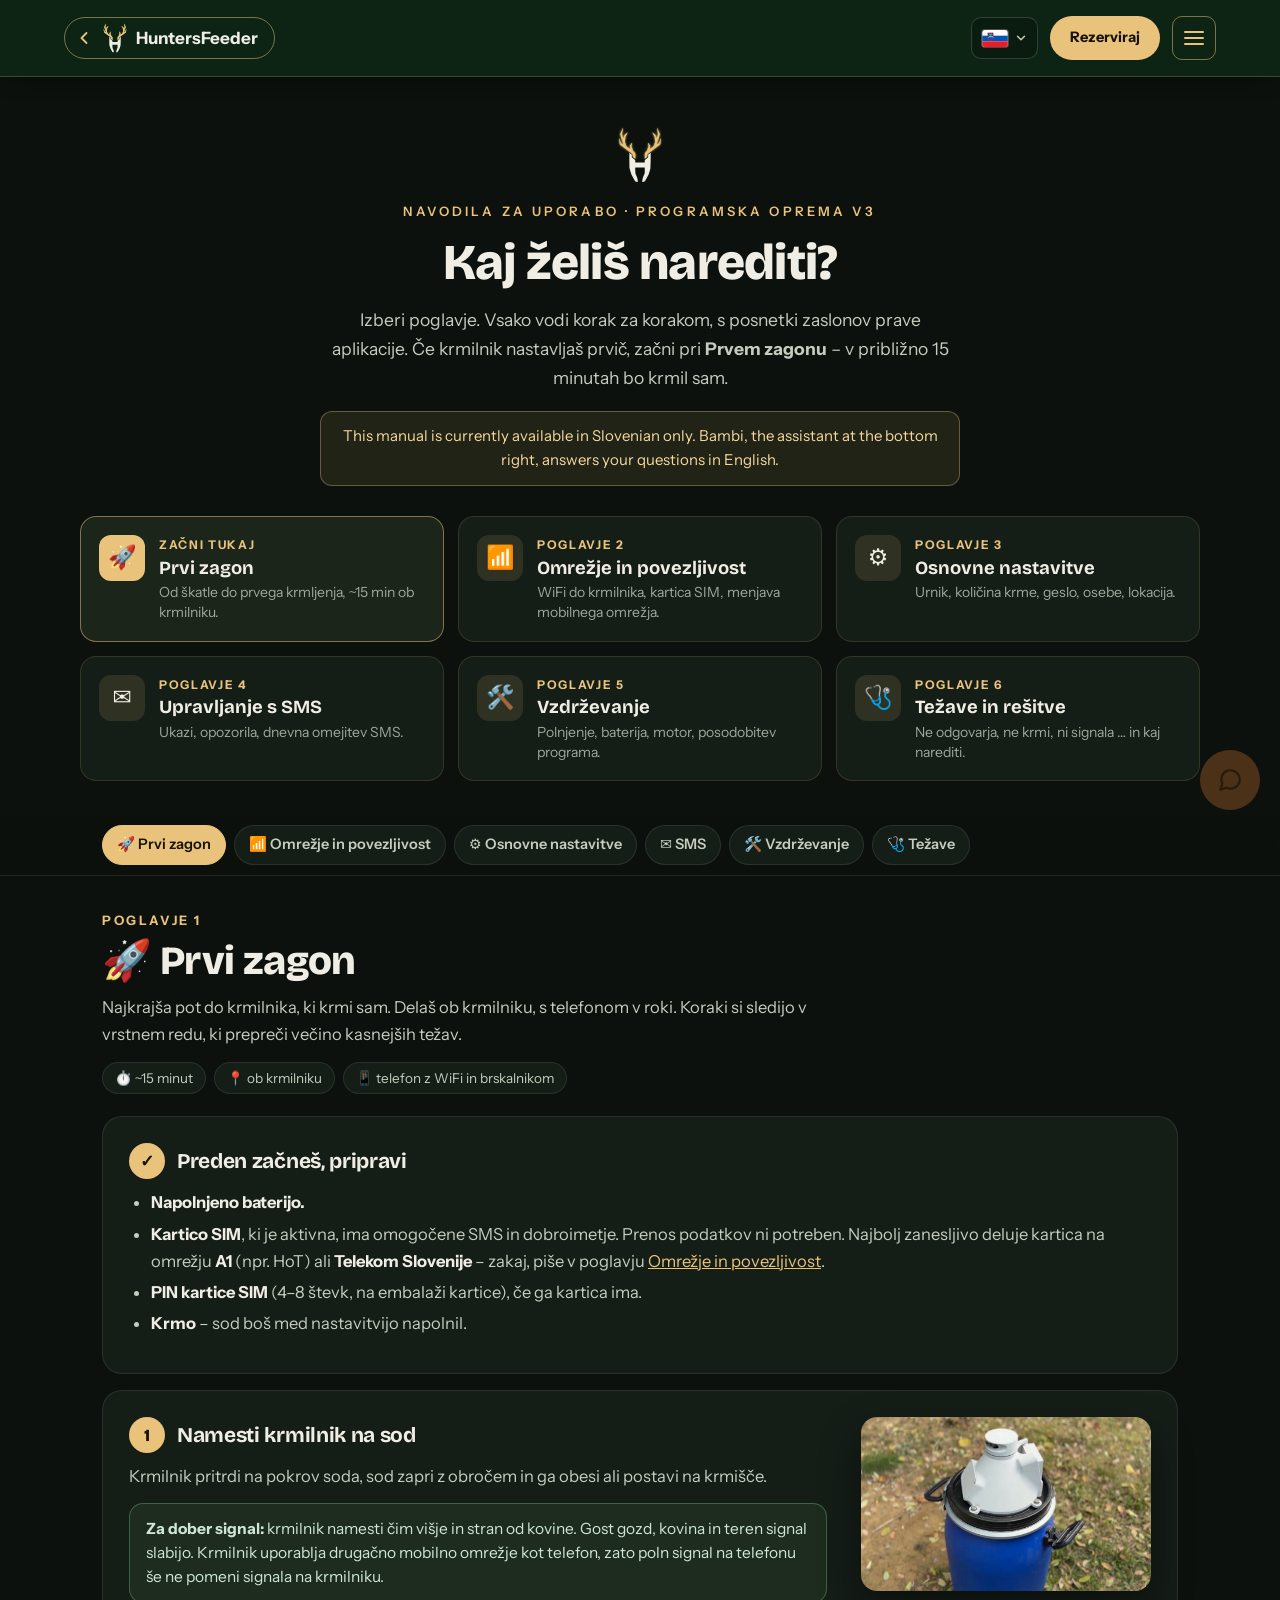
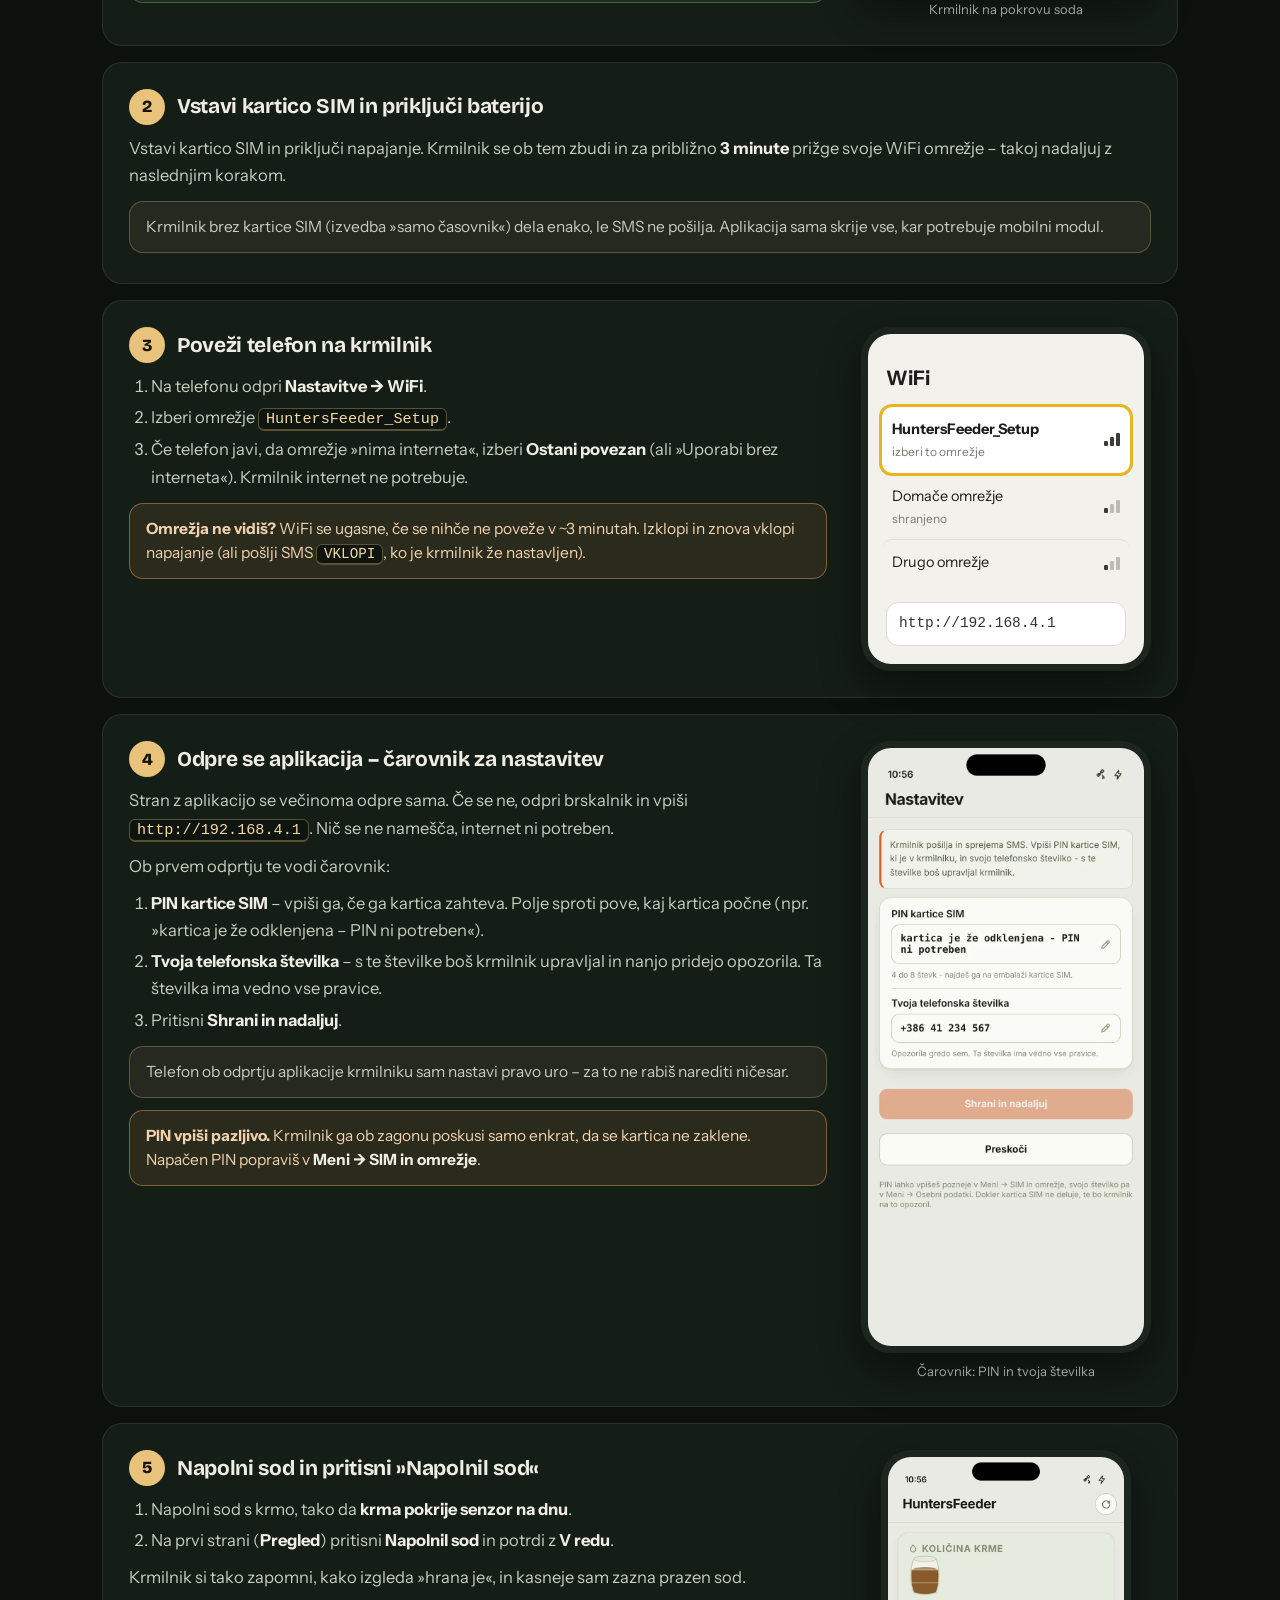
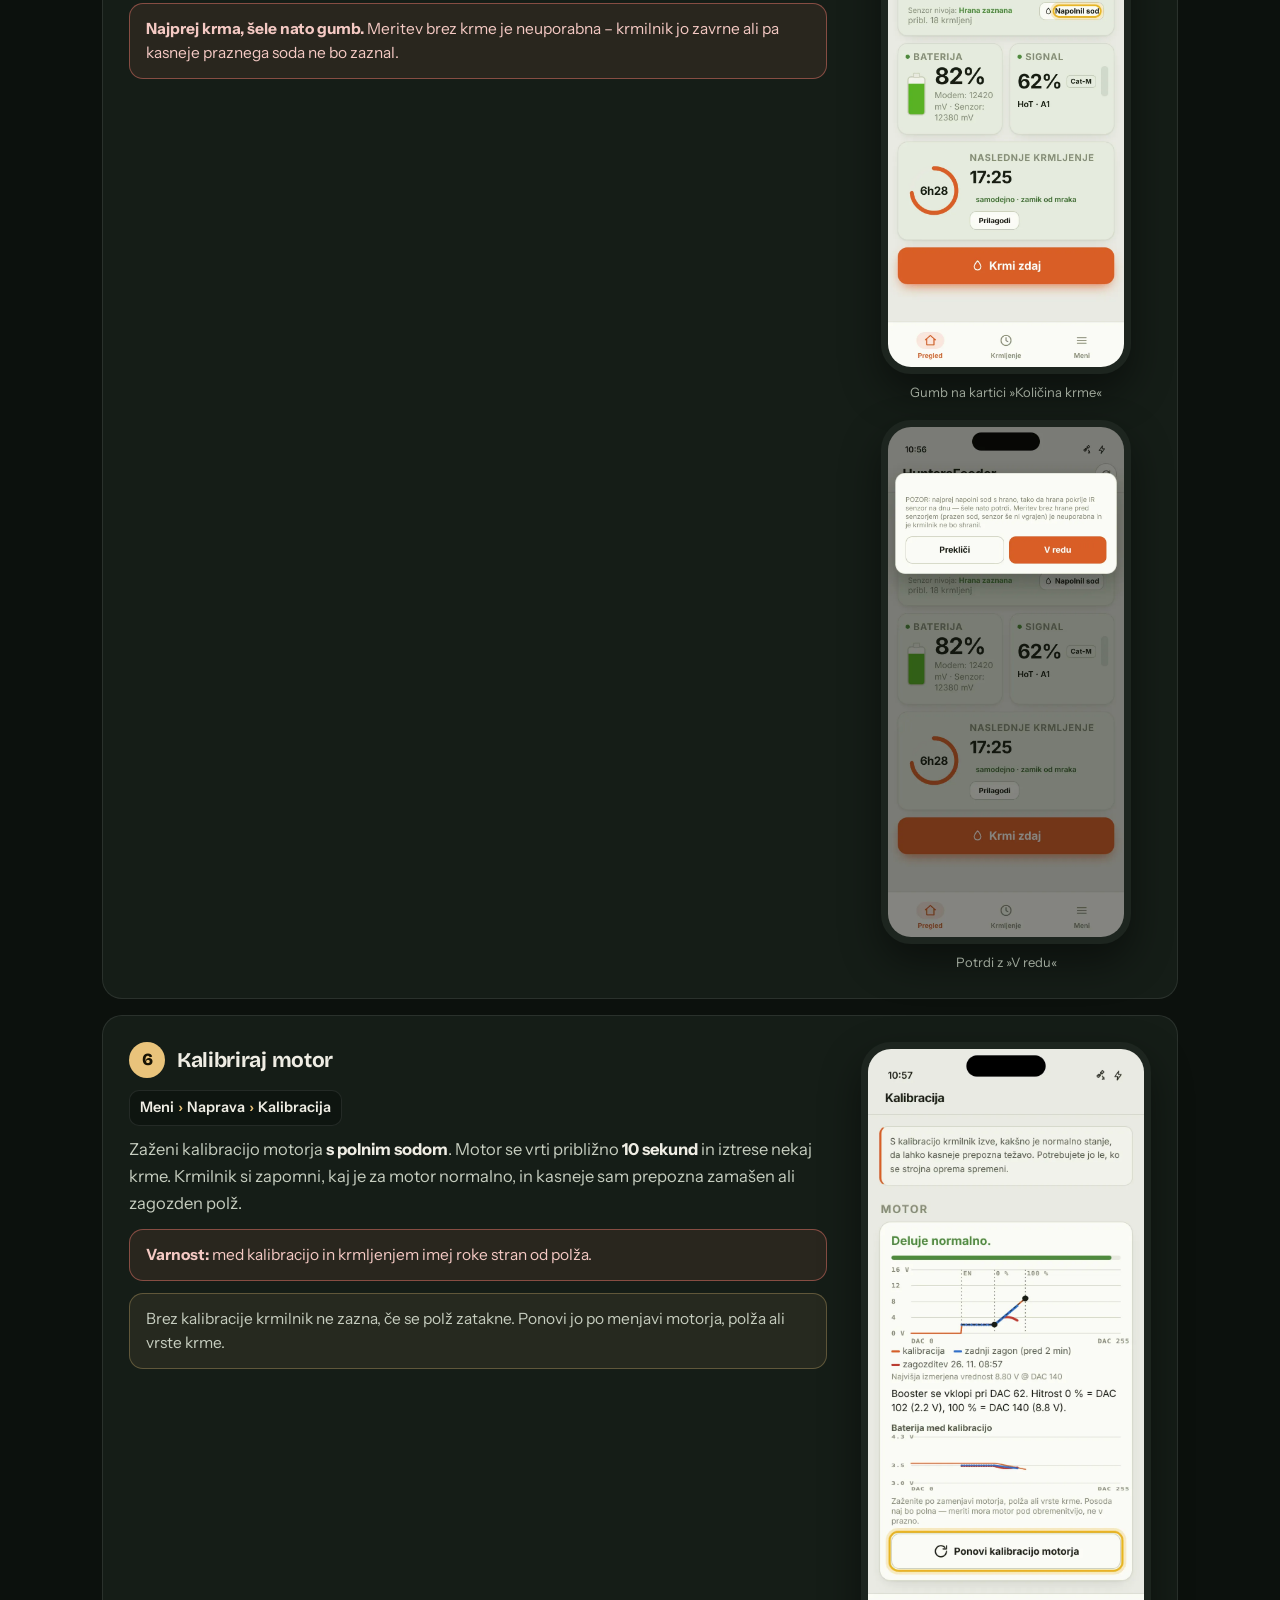
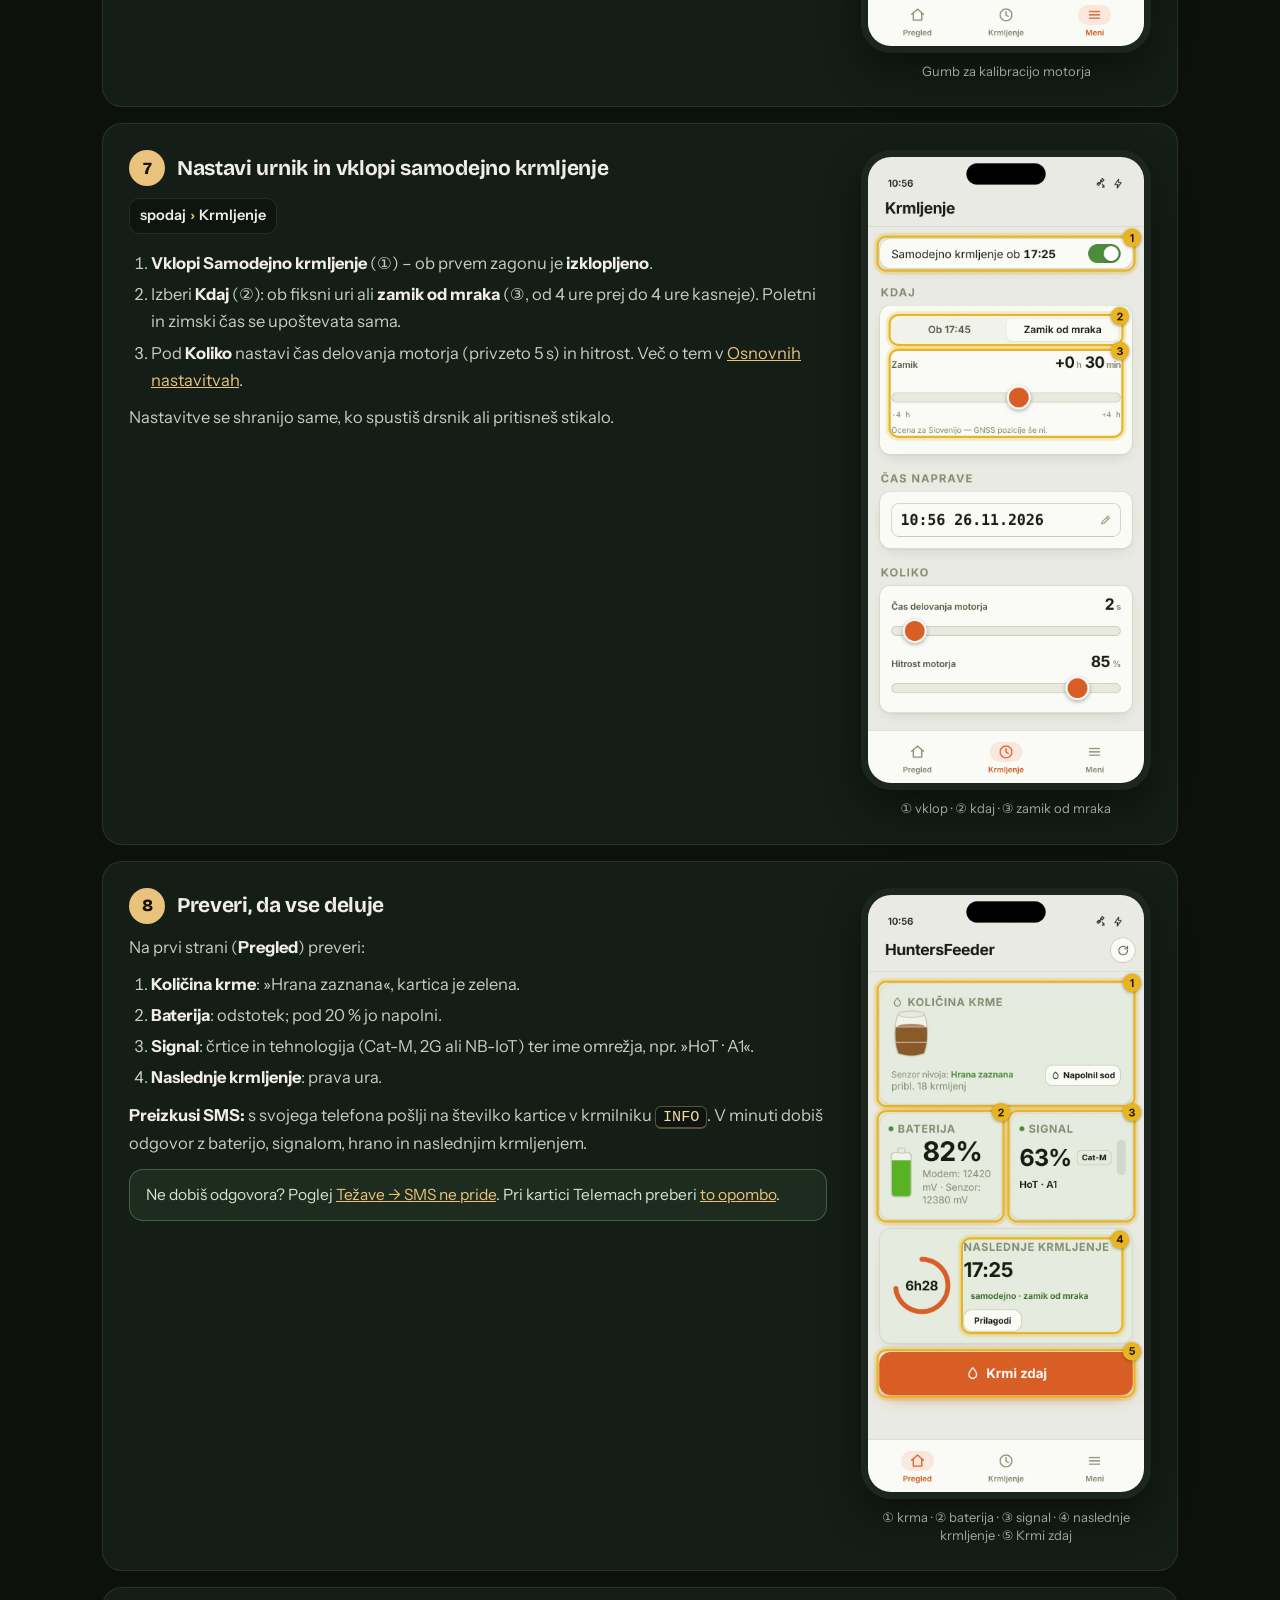
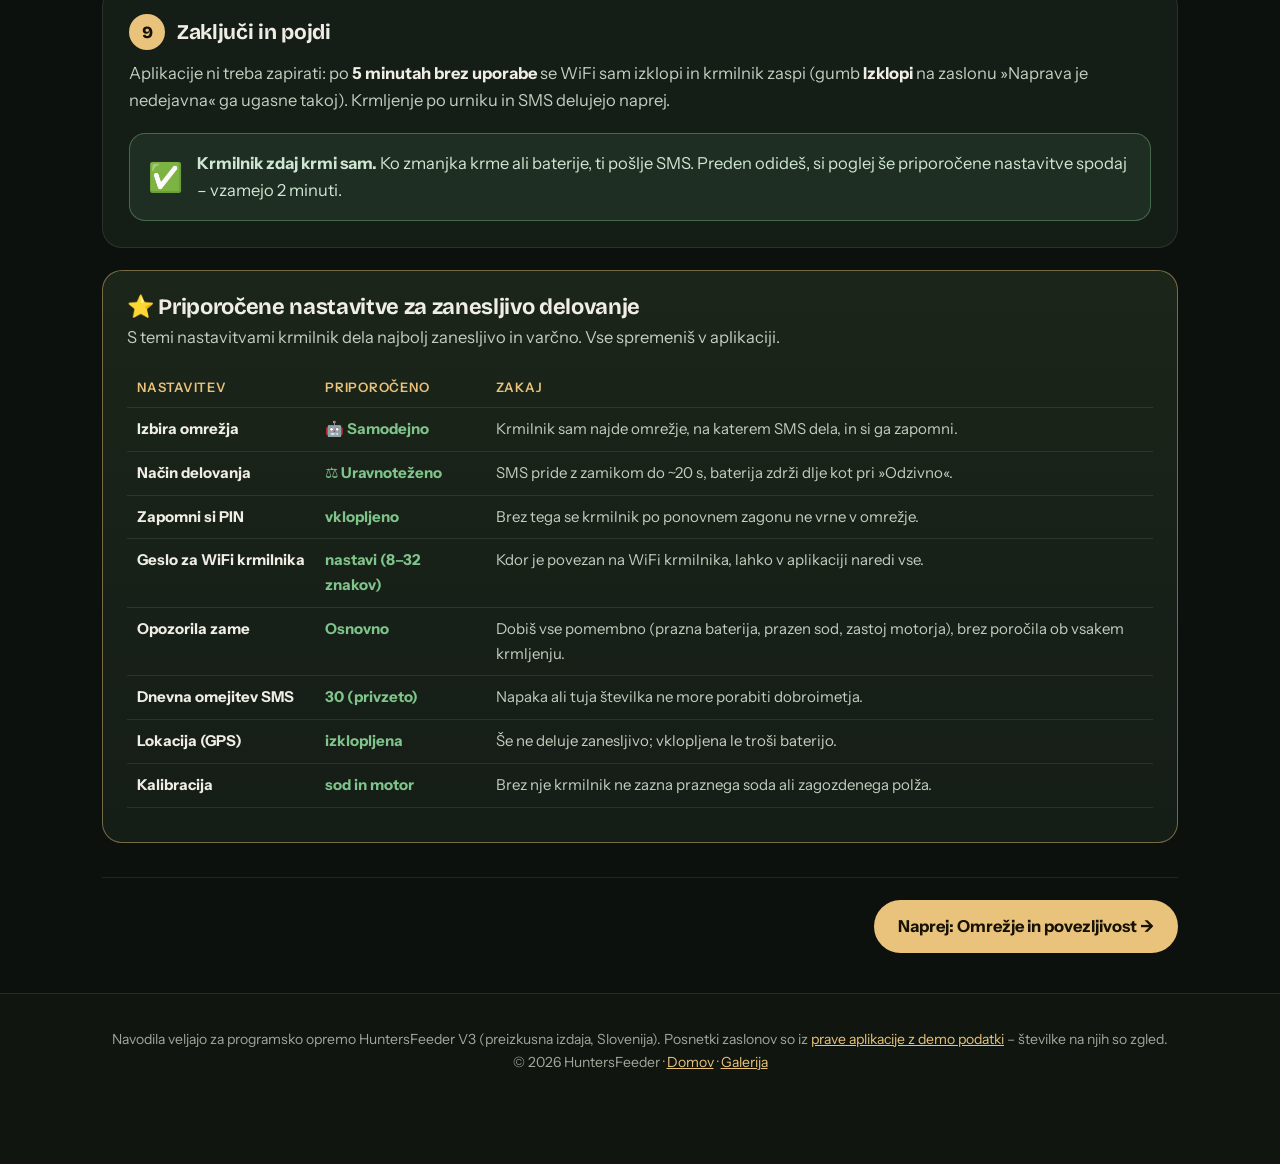
<file: manual.html>
<!DOCTYPE html>
<html lang="sl">
<head>
<meta charset="UTF-8">
<meta name="viewport" content="width=device-width, initial-scale=1.0">
<title>HuntersFeeder – Navodila za uporabo</title>
<link rel="canonical" href="https://huntersfeeder.com/manual.html">
<meta name="description" content="Navodila za HuntersFeeder: prvi zagon, povezava na krmilnik, mobilno omrežje in kartica SIM, nastavitve krmljenja, SMS ukazi, vzdrževanje in odpravljanje težav – s posnetki zaslonov aplikacije.">
<meta property="og:site_name" content="HuntersFeeder">
<meta property="og:title" content="HuntersFeeder – Navodila za uporabo">
<meta name="theme-color" content="#0C110D">
<link rel="icon" href="Slike/logo/favicon.svg" type="image/svg+xml">
<link rel="icon" href="Slike/logo/favicon-32.png" sizes="32x32" type="image/png">
<link rel="apple-touch-icon" href="Slike/logo/apple-touch-icon.png">
<link rel="preconnect" href="https://fonts.googleapis.com">
<link rel="preconnect" href="https://fonts.gstatic.com" crossorigin>
<link href="https://fonts.googleapis.com/css2?family=Bricolage+Grotesque:wght@600;700;800&family=Instrument+Sans:wght@400;500;600;700&display=swap" rel="stylesheet">
<link rel="stylesheet" href="css/topbar.css">
<link rel="stylesheet" href="css/chat.css">
<style>
/* ============================================================================
   Navodila (manual). Plain HTML, no build step, no CDN scripts: one chapter is
   shown at a time, chosen with the cards / chips at the top (#hash = chapter,
   so every chapter has its own link). Screenshots in Slike/manual/ are taken
   from the real app (app/demo-sl.html) - see the README note at the bottom.
   ========================================================================= */
:root{
  --bg:#0C110D; --bg2:#10160F; --panel:#151D17; --panel2:#1A231C; --line:rgba(255,255,255,.09);
  --ink:#EFEDE4; --ink2:#C6CDBF; --ink3:#9FA89B; --gold:#E9C37B; --gold2:#F5D89E;
  --ok:#7FC48A; --warn:#E9A25B; --bad:#E37468; --tb:76px;
}
@media (max-width:640px){ :root{ --tb:66px } }
*{box-sizing:border-box}
html{scroll-behavior:smooth}
body{margin:0;background:var(--bg);color:var(--ink);font:16.5px/1.65 'Instrument Sans',system-ui,-apple-system,'Segoe UI',Roboto,sans-serif;-webkit-font-smoothing:antialiased}
a{color:var(--gold)} a:hover{color:var(--gold2)}
h1,h2,h3{font-family:'Bricolage Grotesque','Instrument Sans',system-ui,sans-serif;letter-spacing:-.015em;line-height:1.15;margin:0}
code,kbd,.mono{font-family:ui-monospace,SFMono-Regular,Menlo,Consolas,monospace;font-size:.92em}
kbd{background:#0E1510;border:1px solid rgba(233,195,123,.35);border-bottom-width:2px;border-radius:6px;padding:1px 7px;color:var(--gold2);white-space:nowrap}
.ui{font-weight:700;color:var(--ink);white-space:nowrap}
.wrap{max-width:1120px;margin:0 auto;padding:0 22px}

/* ---- hero + chapter picker ------------------------------------------------ */
.hero{padding:46px 0 26px;text-align:center}
.hero .mk{display:block;height:64px;width:auto;margin:0 auto 14px}
.hero .kick{font-size:13px;letter-spacing:.24em;text-transform:uppercase;color:var(--gold);font-weight:600;margin-bottom:12px}
.hero h1{font-size:clamp(32px,5vw,50px);font-weight:800}
.hero p{max-width:640px;margin:14px auto 0;color:var(--ink2);font-size:17.5px}
.langnote{display:none;max-width:640px;margin:18px auto 0;padding:12px 16px;border-radius:12px;background:rgba(233,195,123,.1);border:1px solid rgba(233,195,123,.35);color:var(--gold2);font-size:15px}
.picker{display:grid;grid-template-columns:repeat(3,1fr);gap:14px;margin:30px 0 8px}
@media (max-width:880px){.picker{grid-template-columns:repeat(2,1fr)}}
@media (max-width:520px){.picker{grid-template-columns:1fr;gap:10px}}
.pick{display:flex;gap:14px;align-items:flex-start;text-align:left;cursor:pointer;font:inherit;color:inherit;
  background:var(--panel);border:1px solid rgba(233,195,123,.14);border-radius:16px;padding:18px;transition:transform .2s,border-color .2s,background .2s}
.pick:hover{transform:translateY(-3px);border-color:rgba(233,195,123,.45)}
.pick[aria-current="true"]{border-color:var(--gold);background:#1C2519}
.pick .ic{flex:0 0 auto;width:46px;height:46px;border-radius:12px;background:rgba(233,195,123,.12);display:flex;align-items:center;justify-content:center;font-size:23px}
.pick b{display:block;font-family:'Bricolage Grotesque',sans-serif;font-size:18.5px;line-height:1.2;margin-bottom:3px}
.pick span{display:block;font-size:14px;color:var(--ink3);line-height:1.45}
.pick .num{font-size:12px;letter-spacing:.14em;text-transform:uppercase;color:var(--gold);font-weight:700;margin-bottom:2px}
.pick.first{border-color:rgba(233,195,123,.5)}
.pick.first .ic{background:var(--gold);color:#171204}

/* sticky chip bar, appears under the top bar */
.chips{position:sticky;top:var(--tb);z-index:60;background:rgba(12,17,13,.92);backdrop-filter:blur(10px);-webkit-backdrop-filter:blur(10px);border-bottom:1px solid var(--line)}
.chips .wrap{display:flex;gap:8px;overflow-x:auto;padding-top:10px;padding-bottom:10px;scrollbar-width:none}
.chips .wrap::-webkit-scrollbar{display:none}
.chip{flex:0 0 auto;font:inherit;font-size:14.5px;font-weight:600;color:var(--ink2);cursor:pointer;white-space:nowrap;
  background:var(--panel);border:1px solid var(--line);border-radius:999px;padding:7px 14px}
.chip:hover{border-color:rgba(233,195,123,.45);color:var(--ink)}
.chip[aria-current="true"]{background:var(--gold);border-color:var(--gold);color:#171204}

/* ---- chapters -------------------------------------------------------------- */
.ch{display:none;padding:34px 0 40px}
.ch.on{display:block;animation:fade .35s ease}
@keyframes fade{from{opacity:0;transform:translateY(6px)}to{opacity:1;transform:none}}
.chhead{margin-bottom:22px}
.chhead .num{font-size:13px;letter-spacing:.2em;text-transform:uppercase;color:var(--gold);font-weight:700}
.chhead h2{font-size:clamp(28px,4vw,40px);font-weight:800;margin:6px 0 10px}
.chhead p{color:var(--ink2);max-width:760px;margin:0}
.meta{display:flex;flex-wrap:wrap;gap:8px;margin-top:14px}
.meta span{font-size:13.5px;color:var(--ink2);background:var(--panel);border:1px solid var(--line);border-radius:999px;padding:4px 12px}
.toc{display:flex;flex-wrap:wrap;gap:8px;margin:18px 0 6px}
.toc a{font-size:14px;text-decoration:none;color:var(--ink2);border:1px dashed rgba(233,195,123,.3);border-radius:8px;padding:5px 10px}
.toc a:hover{color:var(--gold);border-color:var(--gold)}
.sub{font-size:clamp(21px,2.6vw,26px);font-weight:700;margin:42px 0 6px;scroll-margin-top:calc(var(--tb) + 70px)}
.sub + p.lead{color:var(--ink2);margin:0 0 6px;max-width:760px}

/* a step: text left, phone right */
.step{display:grid;grid-template-columns:minmax(0,1fr) 290px;gap:34px;align-items:start;
  background:var(--panel);border:1px solid var(--line);border-radius:20px;padding:26px;margin-top:16px;scroll-margin-top:calc(var(--tb) + 70px)}
.step.noimg{grid-template-columns:1fr}
.step.wide{grid-template-columns:minmax(0,1fr) 380px}
@media (max-width:820px){.step,.step.wide{grid-template-columns:1fr;gap:20px;padding:20px}}
.step h3{display:flex;gap:12px;align-items:center;font-size:21px;margin-bottom:10px}
.n{flex:0 0 auto;width:36px;height:36px;border-radius:50%;background:var(--gold);color:#171204;font:800 17px 'Bricolage Grotesque',sans-serif;display:flex;align-items:center;justify-content:center}
.step p{margin:0 0 10px;color:var(--ink2)}
.step ol,.step ul{margin:6px 0 10px;padding-left:22px;color:var(--ink2)}
.step li{margin:4px 0}
.step li b,.step p b{color:var(--ink)}
.path{display:inline-flex;flex-wrap:wrap;align-items:center;gap:4px;font-size:14.5px;font-weight:600;color:var(--ink);
  background:#0E1510;border:1px solid var(--line);border-radius:10px;padding:5px 10px;margin:2px 0 10px}
.path i{font-style:normal;color:var(--gold)}

figure{margin:0}
.shot{justify-self:center;width:100%;max-width:290px}
.shot img{display:block;width:100%;height:auto;border-radius:30px;border:7px solid #1D251F;box-shadow:0 18px 40px rgba(0,0,0,.45);background:#e9e8e2;cursor:zoom-in}
.shot.crop img{border-radius:16px;border-width:4px}
.shot figcaption{font-size:13px;color:var(--ink3);text-align:center;margin-top:9px;line-height:1.4}
.shots{display:grid;grid-template-columns:repeat(auto-fit,minmax(200px,1fr));gap:18px;margin-top:16px}
@media (max-width:820px){
  .shots.strip{display:flex;overflow-x:auto;scroll-snap-type:x mandatory;gap:14px;padding:4px 2px 10px;margin-left:-4px;margin-right:-4px}
  .shots.strip .shot{flex:0 0 74%;scroll-snap-align:center;max-width:none}
  .strip-hint{display:block!important}
}
.strip-hint{display:none;font-size:13px;color:var(--ink3);margin-top:2px}
.shots .shot{max-width:250px}
.shot.photo img{border-radius:16px;border:0;background:none}

.box{border-radius:14px;padding:13px 16px;margin:12px 0 4px;font-size:15.5px;line-height:1.55}
.box b{color:inherit}
.tip{background:rgba(127,196,138,.09);border:1px solid rgba(127,196,138,.35);color:#CFE7D2}
.warn{background:rgba(233,162,91,.10);border:1px solid rgba(233,162,91,.45);color:#F2D2AE}
.stop{background:rgba(227,116,104,.10);border:1px solid rgba(227,116,104,.5);color:#F4C9C3}
.info{background:rgba(233,195,123,.08);border:1px solid rgba(233,195,123,.3);color:var(--ink2)}
.box p{margin:4px 0 0;color:inherit}

table{width:100%;border-collapse:collapse;font-size:15px;margin:10px 0}
th,td{text-align:left;padding:9px 10px;border-bottom:1px solid var(--line);vertical-align:top}
th{color:var(--gold);font-weight:600;font-size:13px;letter-spacing:.06em;text-transform:uppercase}
td{color:var(--ink2)} td b{color:var(--ink)}
.tblwrap{overflow-x:auto;background:var(--panel);border:1px solid var(--line);border-radius:16px;padding:6px 14px;margin-top:14px}

/* recommended settings */
.rec{background:linear-gradient(180deg,#1B2519,#151D17);border:1px solid rgba(233,195,123,.45);border-radius:20px;padding:24px;margin-top:22px}
.rec h3{font-size:22px;margin-bottom:4px}
.rec>p{color:var(--ink2);margin:0 0 6px}
.rec td:first-child{white-space:nowrap}
.ok{color:var(--ok);font-weight:700}

/* WiFi illustration (generic phone list, not a real OS screen) */
.wifi{max-width:290px;justify-self:center;width:100%;background:#F2F1EC;color:#1d1d1b;border-radius:30px;border:7px solid #1D251F;box-shadow:0 18px 40px rgba(0,0,0,.45);padding:22px 14px 18px;font-size:14.5px}
.wifi .t{font-weight:800;font-size:20px;margin:6px 4px 12px}
.wifi .row{display:flex;align-items:center;justify-content:space-between;padding:11px 10px;border-radius:10px}
.wifi .row + .row{border-top:1px solid #e1dfd7}
.wifi .row.hl{background:#fff;outline:3px solid #E9B421;border-top-color:transparent}
.wifi .row small{display:block;color:#7b7a72;font-size:12px}
.wifi .bars{display:inline-flex;gap:2px;align-items:flex-end}
.wifi .bars i{display:block;width:4px;background:#3c3c3a;border-radius:1px}
.wifi .addr{margin:16px 4px 0;background:#fff;border:1px solid #dcdad2;border-radius:12px;padding:9px 12px;font-family:ui-monospace,Menlo,Consolas,monospace;color:#333}

/* chapter footer navigation */
.next{display:flex;justify-content:space-between;gap:12px;flex-wrap:wrap;margin-top:34px;padding-top:22px;border-top:1px solid var(--line)}
.next button{font:inherit;font-weight:700;cursor:pointer;border-radius:999px;padding:13px 24px}
.next .fw{background:var(--gold);color:#171204;border:0}
.next .fw:hover{background:var(--gold2)}
.next .bk{background:transparent;color:var(--gold);border:1px solid rgba(233,195,123,.45)}
.done{display:flex;gap:14px;align-items:center;background:rgba(127,196,138,.10);border:1px solid rgba(127,196,138,.4);border-radius:16px;padding:16px 18px;margin-top:18px;color:#CFE7D2}
.done .big{font-size:28px}

/* troubleshooting accordion */
details.q{background:var(--panel);border:1px solid var(--line);border-radius:14px;margin-top:10px}
details.q summary{cursor:pointer;list-style:none;padding:15px 18px;font-weight:700;display:flex;justify-content:space-between;gap:12px}
details.q summary::-webkit-details-marker{display:none}
details.q summary::after{content:"+";color:var(--gold);font-size:22px;line-height:1}
details.q[open] summary::after{content:"–"}
details.q .a{padding:0 18px 14px;color:var(--ink2)}
details.q .a ol{padding-left:20px;margin:4px 0}
.askb{font:inherit;font-size:14px;font-weight:600;cursor:pointer;background:transparent;color:var(--gold);border:1px solid rgba(233,195,123,.45);border-radius:999px;padding:6px 14px;margin-top:6px}
.askb:hover{background:rgba(233,195,123,.1)}

.contact{display:grid;grid-template-columns:repeat(3,1fr);gap:12px;margin-top:14px}
@media (max-width:700px){.contact{grid-template-columns:1fr}}
.contact a{display:block;text-decoration:none;background:var(--panel);border:1px solid rgba(233,195,123,.25);border-radius:14px;padding:14px 16px;color:var(--ink)}
.contact a small{display:block;color:var(--ink3);font-size:13px}

/* lightbox */
#lb{position:fixed;inset:0;z-index:200;background:rgba(5,8,6,.92);display:none;overflow:auto;padding:24px;cursor:zoom-out}
#lb.on{display:block}
#lb img{display:block;margin:0 auto;max-width:min(460px,100%);height:auto;border-radius:18px}
#lb .x{position:fixed;top:14px;right:18px;font-size:34px;color:#fff;line-height:1}

footer{text-align:center;padding:34px 20px 90px;color:var(--ink3);font-size:14px;border-top:1px solid var(--line);background:var(--bg2)}
#langSelect{display:none}
</style>
</head>
<body>
<script src="js/topbar.js" data-page="manual" data-select="#langSelect"></script>
<select id="langSelect" aria-label="Jezik">
  <option value="sl">Slovenščina</option><option value="en">English</option><option value="hr">Hrvatski</option>
  <option value="it">Italiano</option><option value="de">Deutsch</option>
</select>

<header class="hero wrap">
  <img class="mk" src="Slike/logo/hf-mark-glow.svg" alt="" aria-hidden="true" width="50" height="64">
  <div class="kick">Navodila za uporabo · programska oprema V3</div>
  <h1>Kaj želiš narediti?</h1>
  <p>Izberi poglavje. Vsako vodi korak za korakom, s posnetki zaslonov prave aplikacije. Če krmilnik nastavljaš prvič, začni pri <b>Prvem zagonu</b> – v približno 15 minutah bo krmil sam.</p>
  <div class="langnote" id="langnote"></div>

  <nav class="picker" aria-label="Poglavja">
    <button class="pick first" data-go="prvi-zagon"><div class="ic">🚀</div><div><div class="num">Začni tukaj</div><b>Prvi zagon</b><span>Od škatle do prvega krmljenja, ~15 min ob krmilniku.</span></div></button>
    <button class="pick" data-go="omrezje"><div class="ic">📶</div><div><div class="num">Poglavje 2</div><b>Omrežje in povezljivost</b><span>WiFi do krmilnika, kartica SIM, menjava mobilnega omrežja.</span></div></button>
    <button class="pick" data-go="nastavitve"><div class="ic">⚙️</div><div><div class="num">Poglavje 3</div><b>Osnovne nastavitve</b><span>Urnik, količina krme, geslo, osebe, lokacija.</span></div></button>
    <button class="pick" data-go="sms"><div class="ic">✉️</div><div><div class="num">Poglavje 4</div><b>Upravljanje s SMS</b><span>Ukazi, opozorila, dnevna omejitev SMS.</span></div></button>
    <button class="pick" data-go="vzdrzevanje"><div class="ic">🛠️</div><div><div class="num">Poglavje 5</div><b>Vzdrževanje</b><span>Polnjenje, baterija, motor, posodobitev programa.</span></div></button>
    <button class="pick" data-go="tezave"><div class="ic">🩺</div><div><div class="num">Poglavje 6</div><b>Težave in rešitve</b><span>Ne odgovarja, ne krmi, ni signala … in kaj narediti.</span></div></button>
  </nav>
</header>

<div class="chips" id="chips"><div class="wrap">
  <button class="chip" data-go="prvi-zagon">🚀 Prvi zagon</button>
  <button class="chip" data-go="omrezje">📶 Omrežje in povezljivost</button>
  <button class="chip" data-go="nastavitve">⚙️ Osnovne nastavitve</button>
  <button class="chip" data-go="sms">✉️ SMS</button>
  <button class="chip" data-go="vzdrzevanje">🛠️ Vzdrževanje</button>
  <button class="chip" data-go="tezave">🩺 Težave</button>
</div></div>

<main class="wrap">

<!-- ======================================================================
     1. PRVI ZAGON
     ==================================================================== -->
<section class="ch" id="prvi-zagon">
  <div class="chhead">
    <div class="num">Poglavje 1</div>
    <h2>🚀 Prvi zagon</h2>
    <p>Najkrajša pot do krmilnika, ki krmi sam. Delaš ob krmilniku, s telefonom v roki. Koraki si sledijo v vrstnem redu, ki prepreči večino kasnejših težav.</p>
    <div class="meta"><span>⏱️ ~15 minut</span><span>📍 ob krmilniku</span><span>📱 telefon z WiFi in brskalnikom</span></div>
  </div>

  <div class="step noimg">
    <div>
      <h3><span class="n">✓</span>Preden začneš, pripravi</h3>
      <ul>
        <li><b>Napolnjeno baterijo.</b></li>
        <li><b>Kartico SIM</b>, ki je aktivna, ima omogočene SMS in dobroimetje. Prenos podatkov ni potreben. Najbolj zanesljivo deluje kartica na omrežju <b>A1</b> (npr. HoT) ali <b>Telekom Slovenije</b> – zakaj, piše v poglavju <a href="#omrezje" data-go="omrezje">Omrežje in povezljivost</a>.</li>
        <li><b>PIN kartice SIM</b> (4–8 števk, na embalaži kartice), če ga kartica ima.</li>
        <li><b>Krmo</b> – sod boš med nastavitvijo napolnil.</li>
      </ul>
    </div>
  </div>

  <div class="step">
    <div>
      <h3><span class="n">1</span>Namesti krmilnik na sod</h3>
      <p>Krmilnik pritrdi na pokrov soda, sod zapri z obročem in ga obesi ali postavi na krmišče.</p>
      <div class="box tip"><b>Za dober signal:</b> krmilnik namesti čim višje in stran od kovine. Gost gozd, kovina in teren signal slabijo. Krmilnik uporablja drugačno mobilno omrežje kot telefon, zato poln signal na telefonu še ne pomeni signala na krmilniku.</div>
    </div>
    <figure class="shot photo"><img src="galerija/img/thumbs/KrmilnicaNaSodu.jpg" data-full="galerija/img/KrmilnicaNaSodu.jpg" alt="Krmilnik HuntersFeeder na pokrovu modrega soda" loading="lazy"><figcaption>Krmilnik na pokrovu soda</figcaption></figure>
  </div>

  <div class="step noimg">
    <div>
      <h3><span class="n">2</span>Vstavi kartico SIM in priključi baterijo</h3>
      <p>Vstavi kartico SIM in priključi napajanje. Krmilnik se ob tem zbudi in za približno <b>3 minute</b> prižge svoje WiFi omrežje – takoj nadaljuj z naslednjim korakom.</p>
      <div class="box info">Krmilnik brez kartice SIM (izvedba »samo časovnik«) dela enako, le SMS ne pošilja. Aplikacija sama skrije vse, kar potrebuje mobilni modul.</div>
    </div>
  </div>

  <div class="step">
    <div>
      <h3><span class="n">3</span>Poveži telefon na krmilnik</h3>
      <ol>
        <li>Na telefonu odpri <b>Nastavitve → WiFi</b>.</li>
        <li>Izberi omrežje <kbd>HuntersFeeder_Setup</kbd>.</li>
        <li>Če telefon javi, da omrežje »nima interneta«, izberi <b>Ostani povezan</b> (ali »Uporabi brez interneta«). Krmilnik internet ne potrebuje.</li>
      </ol>
      <div class="box warn"><b>Omrežja ne vidiš?</b> WiFi se ugasne, če se nihče ne poveže v ~3 minutah. Izklopi in znova vklopi napajanje (ali pošlji SMS <kbd>VKLOPI</kbd>, ko je krmilnik že nastavljen).</div>
    </div>
    <div class="wifi" aria-label="Ponazoritev: seznam WiFi omrežij na telefonu">
      <div class="t">WiFi</div>
      <div class="row hl"><div><b>HuntersFeeder_Setup</b><small>izberi to omrežje</small></div><span class="bars"><i style="height:5px"></i><i style="height:9px"></i><i style="height:13px"></i></span></div>
      <div class="row"><div>Domače omrežje<small>shranjeno</small></div><span class="bars"><i style="height:5px"></i><i style="height:9px;opacity:.3"></i><i style="height:13px;opacity:.3"></i></span></div>
      <div class="row"><div>Drugo omrežje</div><span class="bars"><i style="height:5px"></i><i style="height:9px;opacity:.3"></i><i style="height:13px;opacity:.3"></i></span></div>
      <div class="addr">http://192.168.4.1</div>
    </div>
  </div>

  <div class="step">
    <div>
      <h3><span class="n">4</span>Odpre se aplikacija – čarovnik za nastavitev</h3>
      <p>Stran z aplikacijo se večinoma odpre sama. Če se ne, odpri brskalnik in vpiši <kbd>http://192.168.4.1</kbd>. Nič se ne namešča, internet ni potreben.</p>
      <p>Ob prvem odprtju te vodi čarovnik:</p>
      <ol>
        <li><b>PIN kartice SIM</b> – vpiši ga, če ga kartica zahteva. Polje sproti pove, kaj kartica počne (npr. »kartica je že odklenjena – PIN ni potreben«).</li>
        <li><b>Tvoja telefonska številka</b> – s te številke boš krmilnik upravljal in nanjo pridejo opozorila. Ta številka ima vedno vse pravice.</li>
        <li>Pritisni <span class="ui">Shrani in nadaljuj</span>.</li>
      </ol>
      <div class="box info">Telefon ob odprtju aplikacije krmilniku sam nastavi pravo uro – za to ne rabiš narediti ničesar.</div>
      <div class="box warn"><b>PIN vpiši pazljivo.</b> Krmilnik ga ob zagonu poskusi samo enkrat, da se kartica ne zaklene. Napačen PIN popraviš v <span class="ui">Meni → SIM in omrežje</span>.</div>
    </div>
    <figure class="shot"><img src="Slike/manual/01-setup.webp" alt="Čarovnik za nastavitev: PIN kartice SIM in telefonska številka" loading="lazy"><figcaption>Čarovnik: PIN in tvoja številka</figcaption></figure>
  </div>

  <div class="step">
    <div>
      <h3><span class="n">5</span>Napolni sod in pritisni »Napolnil sod«</h3>
      <ol>
        <li>Napolni sod s krmo, tako da <b>krma pokrije senzor na dnu</b>.</li>
        <li>Na prvi strani (<span class="ui">Pregled</span>) pritisni <span class="ui">Napolnil sod</span> in potrdi z <span class="ui">V redu</span>.</li>
      </ol>
      <p>Krmilnik si tako zapomni, kako izgleda »hrana je«, in kasneje sam zazna prazen sod.</p>
      <div class="box stop"><b>Najprej krma, šele nato gumb.</b> Meritev brez krme je neuporabna – krmilnik jo zavrne ali pa kasneje praznega soda ne bo zaznal.</div>
    </div>
    <div class="shots strip" style="margin-top:0">
      <figure class="shot"><img src="Slike/manual/03-napolnil.webp" alt="Gumb Napolnil sod na prvi strani" loading="lazy"><figcaption>Gumb na kartici »Količina krme«</figcaption></figure>
      <figure class="shot"><img src="Slike/manual/03b-napolnil-potrdi.webp" alt="Potrditev: najprej napolni sod" loading="lazy"><figcaption>Potrdi z »V redu«</figcaption></figure>
    </div>
  </div>

  <div class="step">
    <div>
      <h3><span class="n">6</span>Kalibriraj motor</h3>
      <div class="path">Meni <i>›</i> Naprava <i>›</i> Kalibracija</div>
      <p>Zaženi kalibracijo motorja <b>s polnim sodom</b>. Motor se vrti približno <b>10 sekund</b> in iztrese nekaj krme. Krmilnik si zapomni, kaj je za motor normalno, in kasneje sam prepozna zamašen ali zagozden polž.</p>
      <div class="box stop"><b>Varnost:</b> med kalibracijo in krmljenjem imej roke stran od polža.</div>
      <div class="box info">Brez kalibracije krmilnik ne zazna, če se polž zatakne. Ponovi jo po menjavi motorja, polža ali vrste krme.</div>
    </div>
    <figure class="shot"><img src="Slike/manual/10-kalibracija.webp" alt="Stran Kalibracija z gumbom za kalibracijo motorja" loading="lazy"><figcaption>Gumb za kalibracijo motorja</figcaption></figure>
  </div>

  <div class="step">
    <div>
      <h3><span class="n">7</span>Nastavi urnik in vklopi samodejno krmljenje</h3>
      <div class="path">spodaj <i>›</i> Krmljenje</div>
      <ol>
        <li><b>Vklopi Samodejno krmljenje</b> (①) – ob prvem zagonu je <b>izklopljeno</b>.</li>
        <li>Izberi <b>Kdaj</b> (②): ob fiksni uri ali <b>zamik od mraka</b> (③, od 4 ure prej do 4 ure kasneje). Poletni in zimski čas se upoštevata sama.</li>
        <li>Pod <b>Koliko</b> nastavi čas delovanja motorja (privzeto 5 s) in hitrost. Več o tem v <a href="#nastavitve" data-go="nastavitve">Osnovnih nastavitvah</a>.</li>
      </ol>
      <p>Nastavitve se shranijo same, ko spustiš drsnik ali pritisneš stikalo.</p>
    </div>
    <figure class="shot"><img src="Slike/manual/04-krmljenje.webp" alt="Zavihek Krmljenje: samodejno krmljenje, kdaj, zamik od mraka" loading="lazy"><figcaption>① vklop · ② kdaj · ③ zamik od mraka</figcaption></figure>
  </div>

  <div class="step">
    <div>
      <h3><span class="n">8</span>Preveri, da vse deluje</h3>
      <p>Na prvi strani (<span class="ui">Pregled</span>) preveri:</p>
      <ol>
        <li><b>Količina krme</b>: »Hrana zaznana«, kartica je zelena.</li>
        <li><b>Baterija</b>: odstotek; pod 20 % jo napolni.</li>
        <li><b>Signal</b>: črtice in tehnologija (Cat-M, 2G ali NB-IoT) ter ime omrežja, npr. »HoT · A1«.</li>
        <li><b>Naslednje krmljenje</b>: prava ura.</li>
      </ol>
      <p><b>Preizkusi SMS:</b> s svojega telefona pošlji na številko kartice v krmilniku <kbd>INFO</kbd>. V minuti dobiš odgovor z baterijo, signalom, hrano in naslednjim krmljenjem.</p>
      <div class="box tip">Ne dobiš odgovora? Poglej <a href="#tezave" data-go="tezave">Težave → SMS ne pride</a>. Pri kartici Telemach preberi <a href="#omrezje-telemach" data-go="omrezje">to opombo</a>.</div>
    </div>
    <figure class="shot"><img src="Slike/manual/02-pregled.webp" alt="Prva stran: količina krme, baterija, signal, naslednje krmljenje, Krmi zdaj" loading="lazy"><figcaption>① krma · ② baterija · ③ signal · ④ naslednje krmljenje · ⑤ Krmi zdaj</figcaption></figure>
  </div>

  <div class="step noimg">
    <div>
      <h3><span class="n">9</span>Zaključi in pojdi</h3>
      <p>Aplikacije ni treba zapirati: po <b>5 minutah brez uporabe</b> se WiFi sam izklopi in krmilnik zaspi (gumb <span class="ui">Izklopi</span> na zaslonu »Naprava je nedejavna« ga ugasne takoj). Krmljenje po urniku in SMS delujejo naprej.</p>
      <div class="done"><span class="big">✅</span><div><b>Krmilnik zdaj krmi sam.</b> Ko zmanjka krme ali baterije, ti pošlje SMS. Preden odideš, si poglej še priporočene nastavitve spodaj – vzamejo 2 minuti.</div></div>
    </div>
  </div>

  <div class="rec" id="priporocene">
    <h3>⭐ Priporočene nastavitve za zanesljivo delovanje</h3>
    <p>S temi nastavitvami krmilnik dela najbolj zanesljivo in varčno. Vse spremeniš v aplikaciji.</p>
    <div style="overflow-x:auto"><table>
      <tr><th>Nastavitev</th><th>Priporočeno</th><th>Zakaj</th></tr>
      <tr><td><b>Izbira omrežja</b></td><td class="ok">🤖 Samodejno</td><td>Krmilnik sam najde omrežje, na katerem SMS dela, in si ga zapomni.</td></tr>
      <tr><td><b>Način delovanja</b></td><td class="ok">⚖️ Uravnoteženo</td><td>SMS pride z zamikom do ~20 s, baterija zdrži dlje kot pri »Odzivno«.</td></tr>
      <tr><td><b>Zapomni si PIN</b></td><td class="ok">vklopljeno</td><td>Brez tega se krmilnik po ponovnem zagonu ne vrne v omrežje.</td></tr>
      <tr><td><b>Geslo za WiFi krmilnika</b></td><td class="ok">nastavi (8–32 znakov)</td><td>Kdor je povezan na WiFi krmilnika, lahko v aplikaciji naredi vse.</td></tr>
      <tr><td><b>Opozorila zame</b></td><td class="ok">Osnovno</td><td>Dobiš vse pomembno (prazna baterija, prazen sod, zastoj motorja), brez poročila ob vsakem krmljenju.</td></tr>
      <tr><td><b>Dnevna omejitev SMS</b></td><td class="ok">30 (privzeto)</td><td>Napaka ali tuja številka ne more porabiti dobroimetja.</td></tr>
      <tr><td><b>Lokacija (GPS)</b></td><td class="ok">izklopljena</td><td>Še ne deluje zanesljivo; vklopljena le troši baterijo.</td></tr>
      <tr><td><b>Kalibracija</b></td><td class="ok">sod in motor</td><td>Brez nje krmilnik ne zazna praznega soda ali zagozdenega polža.</td></tr>
    </table></div>
  </div>

  <div class="next"><span></span><button class="fw" data-go="omrezje">Naprej: Omrežje in povezljivost →</button></div>
</section>

<!-- ======================================================================
     2. OMREŽJE IN POVEZLJIVOST
     ==================================================================== -->
<section class="ch" id="omrezje">
  <div class="chhead">
    <div class="num">Poglavje 2</div>
    <h2>📶 Omrežje in povezljivost</h2>
    <p>Krmilnik ima dve povezavi: <b>WiFi</b> za aplikacijo, ko stojiš ob njem, in <b>mobilno omrežje</b> za SMS od koderkoli.</p>
    <div class="toc">
      <a href="#omrezje-wifi" data-sub>A · Povezava na krmilnik (WiFi)</a>
      <a href="#omrezje-mobilno" data-sub>B · Katero mobilno omrežje</a>
      <a href="#omrezje-menjava" data-sub>C · Kako zamenjaš omrežje</a>
      <a href="#omrezje-nacin" data-sub>D · Način delovanja (varčevanje)</a>
      <a href="#omrezje-sim" data-sub>E · Kartica SIM in PIN</a>
    </div>
  </div>

  <h3 class="sub" id="omrezje-wifi">A · Povezava na krmilnik (WiFi)</h3>
  <p class="lead">Aplikacija teče na krmilniku samem. Do nje prideš prek njegovega WiFi omrežja, ko si v bližini (nekaj deset metrov, skozi ovire manj).</p>

  <div class="step">
    <div>
      <h3><span class="n">1</span>Prižgi WiFi krmilnika</h3>
      <p>WiFi je prižgan:</p>
      <ul>
        <li><b>ob vklopu napajanja</b> (za ~3 minute, če se nihče ne poveže),</li>
        <li><b>po SMS <kbd>VKLOPI</kbd></b> (angl. <kbd>ON</kbd>) z lastnikove številke.</li>
      </ul>
      <p>Po <b>5 minutah brez uporabe</b> se sam izklopi. SMS <kbd>IZKLOPI</kbd> ga izklopi takoj.</p>
      <h3 style="margin-top:18px"><span class="n">2</span>Poveži se</h3>
      <ol>
        <li>WiFi na telefonu → <kbd>HuntersFeeder_Setup</kbd> (če si nastavil geslo, ga vpiši).</li>
        <li>Stran se odpre sama. Če se ne: brskalnik → <kbd>http://192.168.4.1</kbd>.</li>
      </ol>
    </div>
    <div class="wifi" aria-label="Ponazoritev: seznam WiFi omrežij na telefonu">
      <div class="t">WiFi</div>
      <div class="row hl"><div><b>HuntersFeeder_Setup</b><small>krmilnik</small></div><span class="bars"><i style="height:5px"></i><i style="height:9px"></i><i style="height:13px"></i></span></div>
      <div class="row"><div>Drugo omrežje</div><span class="bars"><i style="height:5px"></i><i style="height:9px;opacity:.3"></i><i style="height:13px;opacity:.3"></i></span></div>
      <div class="addr">http://192.168.4.1</div>
    </div>
  </div>

  <div class="step">
    <div>
      <h3><span class="n">3</span>Če se telefon sam prekinja</h3>
      <p>Nekateri telefoni zapustijo WiFi brez interneta. Pomaga eno od tega:</p>
      <ul>
        <li>ko telefon vpraša, izberi <b>Ostani povezan</b> / »Uporabi to omrežje brez interneta«;</li>
        <li>izklopi <b>mobilne podatke</b> na telefonu, da ne išče interneta mimo krmilnika;</li>
        <li>v aplikaciji izklopi <b>Samodejni portal</b> (②) in stran odpiraj ročno na <kbd>192.168.4.1</kbd>.</li>
      </ul>
      <div class="path">Meni <i>›</i> Naprava <i>›</i> Sistemski podatki <i>›</i> Samodejni portal</div>
    </div>
    <figure class="shot"><img src="Slike/manual/11-sistem.webp" alt="Sistemski podatki: posodobi program in samodejni portal" loading="lazy"><figcaption>② Samodejni portal</figcaption></figure>
  </div>

  <h3 class="sub" id="omrezje-mobilno">B · Katero mobilno omrežje krmilnik uporablja</h3>
  <p class="lead">Mobilni modul pozna tri tehnologije za naprave: <b>Cat-M (LTE-M)</b>, <b>2G</b> in <b>NB-IoT</b>. Navadnega 4G, 3G in 5G, ki jih uporablja telefon, <b>ne pozna</b> – zato ima telefon lahko na istem mestu odličen signal, krmilnik pa ne.</p>

  <div class="tblwrap"><table>
    <tr><th>Tehnologija</th><th>SMS</th><th>Baterija</th><th>Opomba</th></tr>
    <tr><td><b>Cat-M</b></td><td>✅ dobro</td><td>varčno</td><td>najboljša izbira; nimajo je vsi operaterji</td></tr>
    <tr><td><b>2G</b></td><td>✅ dobro</td><td>porabi več</td><td>tu ni varčevanja; operaterji ga počasi ukinjajo</td></tr>
    <tr><td><b>NB-IoT</b></td><td>⚠️ morda ne dela</td><td>zelo varčno</td><td>krmilnik se lahko poveže, SMS pa pri nekaterih operaterjih ne gredo</td></tr>
  </table></div>

  <div class="tblwrap"><table>
    <tr><th>Operater</th><th>Cat-M</th><th>NB-IoT</th><th>2G</th><th>Opomba</th></tr>
    <tr><td><b>A1 Slovenija</b></td><td>da</td><td>da</td><td>da</td><td>na njem delujejo tudi HoT, bob, T-2 · <span class="ok">preizkušeno s HoT</span></td></tr>
    <tr><td><b>Telekom Slovenije</b></td><td>da</td><td>da</td><td>da</td><td></td></tr>
    <tr><td><b>Telemach</b></td><td>ni potrjeno</td><td>da</td><td>da</td><td>glej opombo spodaj</td></tr>
  </table></div>
  <p style="color:var(--ink3);font-size:14px;margin:6px 2px">Podatki o operaterjih so iz javnih virov in se lahko spremenijo. Pokritost v svojem lovišču preveri na kraju samem.</p>

  <div class="box warn" id="omrezje-telemach"><b>Kartica Telemach:</b> s Telemach kartico se je krmilnik dolgo povezoval, nato pa SMS niso delali; z isto napravo in kartico HoT (omrežje A1) je delovalo. Najverjetneje Telemach nima omrežja Cat-M. Nova samodejna izbira omrežja zato poskusi tudi 2G, ki SMS nosi – a na terenu še ni preizkušena. <b>Do potrditve je najvarnejša kartica na omrežju A1 (npr. HoT) ali Telekom Slovenije.</b></div>

  <div class="step">
    <div>
      <h3><span class="n">i</span>Kje vidiš, na katerem omrežju je krmilnik</h3>
      <ul>
        <li><b>Pregled → kartica Signal</b>: odstotek, črtice, tehnologija (Cat-M / 2G / NB-IoT) in ime, npr. <b>»HoT · A1«</b> – najprej ponudnik s kartice, nato omrežje, na katerem kartica deluje. <b>R</b> pomeni gostovanje.</li>
        <li><b>Meni → SIM in omrežje</b>: trenutno omrežje, način delovanja in seznam <b>omrežij, ki so delovala</b>.</li>
        <li>Med iskanjem piše »🔎 Iščem omrežje (2/3)«.</li>
      </ul>
      <p><b>Samodejna izbira</b> poskusi po vrsti Cat-M → 2G → NB-IoT (vsako do 90 s), si zapomni, kar deluje (za vsako kartico posebej), in enkrat na dan poskusi boljše omrežje. Če SMS na nekem omrežju dvakrat zapored ne uspe zaradi omrežja, ga za en dan izpusti.</p>
      <div class="box info">Samodejna izbira omrežja je nova in še ni preizkušena na terenu.</div>
    </div>
    <figure class="shot"><img src="Slike/manual/06-sim.webp" alt="SIM in omrežje: trenutno omrežje in način delovanja" loading="lazy"><figcaption>Meni › SIM in omrežje</figcaption></figure>
  </div>

  <h3 class="sub" id="omrezje-menjava">C · Kako zamenjaš omrežje</h3>
  <p class="lead">Priporočeno je <b>🤖 Samodejno</b>. Ročno izberi samo, ko veš, kaj na tvojem krmišču deluje (npr. pri Telemach kartici poskusiš <b>Samo 2G</b>).</p>

  <div class="step noimg">
    <div>
      <h3><span class="n">✓</span>Koraki</h3>
      <ol>
        <li>Poveži se na krmilnik in odpri <span class="ui">Meni → SIM in omrežje</span>.</li>
        <li>Pomakni se do <span class="ui">🛠️ Napredno: izbira omrežja</span> in ga odpri.</li>
        <li>Izberi: <b>🤖 Samodejno (priporočeno)</b>, <b>Samo Cat-M</b>, <b>Samo NB-IoT</b> ali <b>Samo 2G</b>. Pod izbiro se pokaže, kaj to pomeni.</li>
        <li>Pritisni <span class="ui">💾 Shrani</span> in potrdi. Izbira se shrani šele po potrditvi.</li>
        <li>Na <span class="ui">Pregled</span> počakaj, da kartica Signal pokaže novo tehnologijo, nato pošlji SMS <kbd>INFO</kbd> in preveri, da odgovor pride.</li>
      </ol>
      <div class="strip-hint">← podrsaj za naslednji korak →</div>
      <div class="shots strip">
    <figure class="shot"><img src="Slike/manual/05-meni.webp" alt="Meni: SIM in omrežje" loading="lazy"><figcaption><b>1.</b> Meni › SIM in omrežje</figcaption></figure>
    <figure class="shot"><img src="Slike/manual/06b-omrezje.webp" alt="Napredno: izbira omrežja odprta" loading="lazy"><figcaption><b>2.</b> Odpri »Napredno: izbira omrežja«</figcaption></figure>
    <figure class="shot"><img src="Slike/manual/06c-izbira.webp" alt="Izbrano Samo 2G z opozorilom" loading="lazy"><figcaption><b>3.</b> Izberi omrežje, preberi opozorilo, pritisni Shrani</figcaption></figure>
    <figure class="shot"><img src="Slike/manual/06d-potrdi.webp" alt="Potrditev: Shranim izbiro omrežja?" loading="lazy"><figcaption><b>4.</b> Potrdi s »Shrani«</figcaption></figure>
  </div>


      <div class="box info"><b>Pravilo 60 sekund:</b> če krmilnik ročno izbranega omrežja ne najde v 60 sekundah, se izbira <b>sama vrne na Samodejno</b> (tudi po menjavi kartice in ob izpadu) – da krmilnik ne ostane brez omrežja. Aplikacija to pokaže s pasico 🔁.</div>
      <div class="box warn"><b>Samo NB-IoT</b> izberi le, če veš, da tvoj operater na njem dostavlja SMS. Tudi ko se krmilnik uspešno poveže, SMS na NB-IoT morda ne delujejo.</div>
      <div class="box info"><b>»📍 Krmilnik je bil premaknjen«</b> – pasica pomeni, da zapomnjeno omrežje na tem mestu ne deluje več, deluje pa drugo. Krmilnik je izbiro vrnil na Samodejno in omrežje izbral znova. Ničesar ni treba narediti; pasica izgine po 7 dneh. Noč brez signala ali izpad operaterja ni premik.</div>
    </div>
  </div>

  <h3 class="sub" id="omrezje-nacin">D · Način delovanja (varčevanje)</h3>
  <div class="step">
    <div>
      <div class="path">Meni <i>›</i> SIM in omrežje <i>›</i> ⚙️ Način delovanja</div>
      <table>
        <tr><th>Način</th><th>SMS do krmilnika</th><th>Baterija</th></tr>
        <tr><td><b>⚡ Odzivno</b></td><td>takoj</td><td>največja poraba</td></tr>
        <tr><td><b>⚖️ Uravnoteženo</b></td><td>z zamikom do ~20 s</td><td>srednja · <span class="ok">priporočeno</span></td></tr>
        <tr><td><b>🔋 Varčno</b></td><td>z zamikom do ~80 s</td><td>najmanjša poraba</td></tr>
      </table>
      <ul>
        <li>Varčevanje mora odobriti omrežje – aplikacija pokaže, kaj je omrežje dovolilo.</li>
        <li><b>Na 2G so vsi trije načini enaki</b>, tam takega varčevanja ni.</li>
        <li>Mesece ob načinih so <b>ocena</b>, ne meritev; terenske meritve še potekajo.</li>
      </ul>
    </div>
    <figure class="shot"><img src="Slike/manual/06-sim.webp" alt="Način delovanja: Odzivno, Uravnoteženo, Varčno" loading="lazy"><figcaption>Izberi način s tapom</figcaption></figure>
  </div>

  <h3 class="sub" id="omrezje-sim">E · Kartica SIM in PIN</h3>
  <div class="step">
    <div>
      <div class="path">Meni <i>›</i> SIM in omrežje <i>›</i> SIM v krmilniku</div>
      <ul>
        <li><b>PIN</b> (4–8 števk) vpišeš tukaj. Krmilnik ga ob zagonu poskusi <b>samo enkrat</b>, da se kartica ne zaklene.</li>
        <li><b>Zapomni si PIN</b> naj bo vklopljen – sicer se krmilnik po ponovnem zagonu ne vrne v omrežje.</li>
        <li><b>Stanje kartice</b>: deluje · čaka na PIN · napačen PIN · zaklenjena s PUK · ni kartice.</li>
        <li><b>Zaklenjena s PUK</b> (trije napačni PIN-i): kartico vstavi v telefon, odkleni jo s kodo PUK, nato jo vrni v krmilnik.</li>
        <li><b>Menjava kartice</b> ni premik: krmilnik stara omrežja tiho pozabi in začne iskati znova. Ne pozabi vpisati PIN-a nove kartice.</li>
        <li>Kartica mora biti <b>aktivna in imeti dobroimetje</b>. Predplačniške kartice po daljšem neuporabljanju lahko potečejo. Vsak SMS, ki ga krmilnik pošlje, plača kartica v krmilniku.</li>
      </ul>
      <div class="box info">PIN in telefonske številke so shranjeni <b>samo na napravi</b>. Brez delujoče kartice SMS ne delujejo, <b>krmljenje po urniku pa teče naprej</b>.</div>
    </div>
    <figure class="shot"><img src="Slike/manual/06e-pin.webp" alt="PIN kartice SIM in stikalo Zapomni si PIN" loading="lazy"><figcaption>PIN kartice in »Zapomni si PIN«</figcaption></figure>
  </div>

  <div class="next"><button class="bk" data-go="prvi-zagon">← Prvi zagon</button><button class="fw" data-go="nastavitve">Naprej: Osnovne nastavitve →</button></div>
</section>

<!-- ======================================================================
     3. OSNOVNE NASTAVITVE
     ==================================================================== -->
<section class="ch" id="nastavitve">
  <div class="chhead">
    <div class="num">Poglavje 3</div>
    <h2>⚙️ Osnovne nastavitve</h2>
    <p>Vse se shrani samo, ko spustiš drsnik ali pritisneš stikalo. Če shranjevanje ne uspe, se pokaže gumb za ponovni poskus.</p>
    <div class="toc">
      <a href="#nast-urnik" data-sub>A · Urnik</a>
      <a href="#nast-koliko" data-sub>B · Koliko krme</a>
      <a href="#nast-rocno" data-sub>C · Ročno krmljenje</a>
      <a href="#nast-geslo" data-sub>D · Osebni podatki in geslo</a>
      <a href="#nast-osebe" data-sub>E · Osebe in pravice</a>
      <a href="#nast-lokacija" data-sub>F · Lokacija (GPS)</a>
    </div>
  </div>

  <h3 class="sub" id="nast-urnik">A · Urnik krmljenja</h3>
  <div class="step">
    <div>
      <div class="path">spodaj <i>›</i> Krmljenje</div>
      <ul>
        <li><b>Samodejno krmljenje</b> (①) – vklop/izklop. Ob prvem zagonu je izklopljeno.</li>
        <li><b>Ob fiksnem času</b> (②) – vsak dan ob izbrani uri tvojega lokalnega časa.</li>
        <li><b>Zamik od mraka</b> (③) – od 4 ure pred do 4 ure po mraku, npr. 30 min po mraku. Krmilnik mrak izračuna sam; brez lokacije GPS uporabi oceno za Slovenijo, kar je dovolj natančno.</li>
        <li><b>Čas naprave</b> – pove, koliko je ura na krmilniku in od kod jo ima. Ob odprtju aplikacije jo telefon nastavi sam.</li>
      </ul>
    </div>
    <figure class="shot"><img src="Slike/manual/04-krmljenje.webp" alt="Zavihek Krmljenje" loading="lazy"><figcaption>① vklop · ② kdaj · ③ zamik od mraka</figcaption></figure>
  </div>

  <h3 class="sub" id="nast-koliko">B · Koliko krme pade</h3>
  <div class="step">
    <div>
      <div class="path">Krmljenje <i>›</i> Koliko</div>
      <ul>
        <li><b>Čas delovanja motorja</b> (①) – 1 do 120 sekund na krmljenje (privzeto 5 s).</li>
        <li><b>Hitrost motorja</b> (②) – 0–100 %. Ko premakneš drsnik, se pokaže gumb <span class="ui">Testiraj 2,5 s</span>, da vidiš, koliko pade.</li>
      </ul>
      <div class="box tip">Najprej nastavi hitrost, nato s časom določi količino. Vlažna ali sprijeta krma pada slabše – če pade premalo, najprej preveri krmo.</div>
    </div>
    <figure class="shot"><img src="Slike/manual/04b-koliko.webp" alt="Čas delovanja motorja in hitrost motorja" loading="lazy"><figcaption>① čas · ② hitrost</figcaption></figure>
  </div>

  <h3 class="sub" id="nast-rocno">C · Ročno krmljenje</h3>
  <div class="step noimg">
    <div>
      <ul>
        <li><b>V aplikaciji:</b> <span class="ui">Pregled → Krmi zdaj</span> in potrdi. Med vrtenjem se gumb spremeni v <span class="ui">USTAVI</span>.</li>
        <li><b>S SMS:</b> <kbd>HRANI</kbd> (za shranjeni čas) ali <kbd>HRANI 10</kbd> (za 10 sekund). Odgovor pride, ko je krmljenje končano.</li>
      </ul>
      <p>Ročno krmljenje dela tudi, ko je samodejno izklopljeno ali je sod »zaklenjen« zaradi praznega senzorja.</p>
    </div>
  </div>

  <h3 class="sub" id="nast-geslo">D · Osebni podatki in geslo WiFi</h3>
  <div class="step">
    <div>
      <div class="path">Meni <i>›</i> Moj krmilnik <i>›</i> Osebni podatki</div>
      <ul>
        <li><b>Ime, priimek in telefonska številka lastnika</b> – opozorila gredo na to številko, ki ima vedno vse pravice.</li>
        <li><b>Geslo za WiFi</b> (8–32 znakov) – privzeto je omrežje <b>odprto</b>. Novo geslo velja ob <b>naslednjem</b> vklopu WiFi, ne takoj (sicer bi te odklopilo sredi dela).</li>
      </ul>
      <div class="box warn"><b>Nastavi geslo.</b> Pravice oseb veljajo za SMS – kdor je povezan na WiFi krmilnika, lahko v aplikaciji naredi vse.</div>
      <div class="box info">Pozabljeno geslo za WiFi brez povezave do aplikacije ni mogoče spremeniti – pomaga le tovarniška ponastavitev (izbriše vse, tudi PIN) ali podpora.</div>
    </div>
    <figure class="shot"><img src="Slike/manual/07-osebni.webp" alt="Osebni podatki in geslo za WiFi" loading="lazy"><figcaption>Geslo za WiFi krmilnika</figcaption></figure>
  </div>

  <h3 class="sub" id="nast-osebe">E · Osebe in pravice</h3>
  <div class="step wide">
    <div>
      <div class="path">Meni <i>›</i> Več uporabnikov <i>›</i> Osebe</div>
      <ol>
        <li>Pritisni <span class="ui">+ Dodaj osebo</span>.</li>
        <li>Vpiši ime in telefonsko številko (privzeto +386; tuje številke delujejo).</li>
        <li>Izberi pravico in pritisni <span class="ui">Dodaj</span>:
          <ul>
            <li><b>Samo prejema</b> – dobiva opozorila, ukazov ne more pošiljati.</li>
            <li><b>Polni nadzor</b> – dobiva opozorila in krmilnik upravlja s SMS.</li>
          </ul>
        </li>
      </ol>
      <p>Do <b>6 oseb</b> poleg lastnika. Tap na osebo jo uredi ali odstrani. Ista številka ne more biti na seznamu dvakrat. Osebo dodaš tudi s SMS <kbd>DODAJ Ime Telefon</kbd> (dobi »samo prejema«).</p>
      <div class="box info">Kdor ni na seznamu, je ignoriran: krmilnik mu ne odgovori in tuja številka nikoli ne more zagnati motorja.</div>
    </div>
    <div class="shots strip" style="margin-top:0">
      <figure class="shot"><img src="Slike/manual/08-osebe.webp" alt="Seznam oseb in gumb Dodaj osebo" loading="lazy"><figcaption>Seznam oseb</figcaption></figure>
      <figure class="shot"><img src="Slike/manual/08b-dodaj.webp" alt="Obrazec Dodaj osebo" loading="lazy"><figcaption>Dodaj osebo</figcaption></figure>
    </div>
  </div>

  <h3 class="sub" id="nast-lokacija">F · Lokacija (GPS) in opozorilo o kraji</h3>
  <div class="step">
    <div>
      <div class="box warn" style="margin-top:0"><b>Preizkusna funkcija.</b> Lokacija trenutno še ne deluje zanesljivo, zato je privzeto <b>izklopljena</b> – vklopljena brez koristi troši baterijo. Popravek bo v posodobitvi programa. Mrak se brez lokacije računa po oceni za Slovenijo, kar zadošča.</div>
      <div class="path">Meni <i>›</i> Naprava <i>›</i> Lokacija (GPS)</div>
      <ul>
        <li>Ko lokacijo vklopiš, se spodaj pojavi zavihek <span class="ui">📍 Lokacija</span>.</li>
        <li>GPS se prižge šele, ko iskanje zahtevaš (tap »Tapni za iskanje lokacije«, SMS <kbd>LOKACIJA</kbd> ali <kbd>DOMOV</kbd>) ali po krmljenju, če je vklopljeno opozorilo o kraji.</li>
        <li><b>Med iskanjem (do 5 min) SMS ne delujejo</b> – GPS in mobilno omrežje si delita radio. Zadržana sporočila gredo, ko je omrežje nazaj.</li>
        <li><b>Opozorilo o kraji</b>: nastaviš polmer (10–2000 m). Če je krmilnik dlje, pride SMS »OPOZORILO: naprava premaknjena!« (največ enkrat na 24 h).</li>
      </ul>
    </div>
    <figure class="shot"><img src="Slike/manual/13-lokacija.webp" alt="Zavihek Lokacija: iskanje, zadnja pozicija, geoograda" loading="lazy"><figcaption>Zavihek Lokacija (ko je vklopljena)</figcaption></figure>
  </div>

  <div class="next"><button class="bk" data-go="omrezje">← Omrežje in povezljivost</button><button class="fw" data-go="sms">Naprej: Upravljanje s SMS →</button></div>
</section>

<!-- ======================================================================
     4. SMS
     ==================================================================== -->
<section class="ch" id="sms">
  <div class="chhead">
    <div class="num">Poglavje 4</div>
    <h2>✉️ Upravljanje s SMS</h2>
    <p>SMS deluje od koderkoli, kjer ima krmilnik signal. Ukaz pošlješ na <b>številko kartice SIM v krmilniku</b> z lastnikove številke ali s številke osebe s polnim nadzorom.</p>
    <div class="toc">
      <a href="#sms-pravila" data-sub>A · Kako pošlješ</a>
      <a href="#sms-ukazi" data-sub>B · Seznam ukazov</a>
      <a href="#sms-opozorila" data-sub>C · Opozorila in omejitev</a>
    </div>
  </div>

  <h3 class="sub" id="sms-pravila">A · Kako pošlješ ukaz</h3>
  <div class="step noimg">
    <div>
      <ul>
        <li>Velikost črk ni pomembna. Delujejo slovenski in angleški ukazi.</li>
        <li><b>Piši brez šumnikov</b> (<kbd>IZBRISI</kbd>, <kbd>POMOC</kbd>). Tudi odgovori so brez šumnikov.</li>
        <li>Odgovori so v jeziku naprave (privzeto slovenščina).</li>
        <li><b>Kdaj pride odgovor:</b> običajno v nekaj sekundah do minute. V načinu Uravnoteženo/Varčno SMS do krmilnika zamudi do ~20/~80 s. Med krmljenjem odgovori počakajo, da se motor ustavi; med iskanjem GPS (do 5 min) SMS ne gredo.</li>
        <li>Ukaz osebe »samo prejema« se ne izvede (posreduje se lastniku). Neznani številki krmilnik ne odgovori.</li>
      </ul>
    </div>
  </div>

  <h3 class="sub" id="sms-ukazi">B · Seznam ukazov</h3>
  <div class="tblwrap"><table>
    <tr><th>Ukaz</th><th>Angl.</th><th>Kaj naredi</th><th>Kdo sme</th></tr>
    <tr><td><kbd>INFO</kbd></td><td>INFO</td><td>en SMS: baterija, signal, hrana, samodejno krmljenje, motor, ura</td><td>lastnik, polni nadzor</td></tr>
    <tr><td><kbd>POMOC</kbd></td><td>HELP</td><td>seznam ukazov</td><td>lastnik, polni nadzor</td></tr>
    <tr><td><kbd>NAVODILA</kbd></td><td>INSTRUCTIONS</td><td>podroben opis ukazov (več SMS)</td><td>lastnik, polni nadzor</td></tr>
    <tr><td><kbd>HRANI</kbd> / <kbd>HRANI X</kbd></td><td>FEED / FEED X</td><td>nahrani zdaj (za shranjeni čas / X sekund, 1–120)</td><td>lastnik, polni nadzor</td></tr>
    <tr><td><kbd>AON</kbd> / <kbd>AOFF</kbd></td><td>AON / AOFF</td><td>vklopi / izklopi samodejno krmljenje</td><td>lastnik, polni nadzor</td></tr>
    <tr><td><kbd>TRAJANJE X</kbd></td><td>DURATION X</td><td>shranjeni čas krmljenja (1–120 s)</td><td>lastnik, polni nadzor</td></tr>
    <tr><td><kbd>VKLOPI</kbd> / <kbd>IZKLOPI</kbd></td><td>ON / OFF</td><td>vklopi / izklopi WiFi krmilnika za aplikacijo</td><td>lastnik, polni nadzor</td></tr>
    <tr><td><kbd>KALIBRIRAJ</kbd> (ali <kbd>ODBLOKIRAJ</kbd>)</td><td>CALIBRATE / CLEARJAM</td><td>preveri in odblokira motor; en SMS z izidom</td><td>lastnik, polni nadzor</td></tr>
    <tr><td><kbd>UPORABNIKI</kbd></td><td>USERS</td><td>seznam oseb</td><td>lastnik, polni nadzor</td></tr>
    <tr><td><kbd>DODAJ Ime Telefon</kbd></td><td>ADD Name Phone</td><td>doda osebo (samo prejema)</td><td>lastnik, polni nadzor</td></tr>
    <tr><td><kbd>IZBRISI X</kbd></td><td>DELETE X</td><td>odstrani osebo številka X</td><td>lastnik, polni nadzor</td></tr>
    <tr><td><kbd>PRAVICE X FULL</kbd> / <kbd>BASIC</kbd></td><td>RIGHTS X FULL/BASIC</td><td>polni nadzor ali samo prejema</td><td><b>samo lastnik</b></td></tr>
    <tr><td><kbd>LOKACIJA</kbd></td><td>LOCATION</td><td>lokacija kot povezava na zemljevid (preizkusno)</td><td>lastnik, polni nadzor</td></tr>
    <tr><td><kbd>DOMOV</kbd></td><td>SETHOME</td><td>trenutno lokacijo shrani kot dom</td><td>lastnik, polni nadzor</td></tr>
    <tr><td><kbd>PONASTAVI</kbd></td><td>RESETSMS</td><td>ponastavi današnji števec SMS</td><td><b>samo lastnik</b></td></tr>
  </table></div>
  <div class="box info">Primer odgovora na <kbd>INFO</kbd> (številke so za zgled): <span class="mono">Bat [/////] 91% · Sig [////] 80% · Hrana ZADOSTI · Avto DA cez 5h14m · Motor v redu</span>. Neznan ukaz dobi odgovor »Neznan ukaz. Poslji POMOC za seznam ukazov.«</div>

  <h3 class="sub" id="sms-opozorila">C · Opozorila in dnevna omejitev</h3>
  <div class="step">
    <div>
      <div class="path">Meni <i>›</i> Pomoč <i>›</i> SMS ukazi</div>
      <p>Raven opozoril nastaviš posebej <b>zase</b> (①) in <b>za ostale osebe</b> (②): <b>Izklop · Osnovno · Razširjeno · Vse</b>. Pod izbiro aplikacija pokaže, kaj boš dobil.</p>
      <table>
        <tr><th>Raven</th><th>Kaj dobiš</th></tr>
        <tr><td><b>Izklop</b></td><td>nič – niti, ko bo prazen (napake se vseeno vidijo v aplikaciji)</td></tr>
        <tr><td><b>Osnovno</b> <span class="ok">priporočeno</span></td><td>prazna baterija, prazen sod, preskočeno krmljenje, kritične napake (zastoj motorja, kraja)</td></tr>
        <tr><td><b>Razširjeno</b></td><td>+ sporočila neznanih številk in operaterja</td></tr>
        <tr><td><b>Vse</b></td><td>+ poročilo po vsakem krmljenju</td></tr>
      </table>
      <p><b>Dnevna omejitev SMS</b> (③, privzeto 30, nastavljivo 5–50) šteje, kar krmilnik pošlje sam. Pri 80 % dobiš SMS; ob omejitvi se poročila ustavijo do polnoči (UTC – pozimi ob 1.00, poleti ob 2.00 po našem času). <b>Odgovori na tvoje ukaze in kritična opozorila gredo vedno.</b> Števec ponastaviš s <kbd>PONASTAVI</kbd>.</p>
    </div>
    <figure class="shot crop"><img src="Slike/manual/09-sms.webp" alt="Ravni opozoril in dnevna omejitev SMS" loading="lazy"><figcaption>① zame · ② za ostale · ③ omejitev (izsek)</figcaption></figure>
  </div>

  <div class="next"><button class="bk" data-go="nastavitve">← Osnovne nastavitve</button><button class="fw" data-go="vzdrzevanje">Naprej: Vzdrževanje →</button></div>
</section>

<!-- ======================================================================
     5. VZDRŽEVANJE
     ==================================================================== -->
<section class="ch" id="vzdrzevanje">
  <div class="chhead">
    <div class="num">Poglavje 5</div>
    <h2>🛠️ Vzdrževanje</h2>
    <p>Krmilnik večino časa globoko spi in se zbudi za krmljenje ali ob SMS. Od tebe potrebuje le krmo, baterijo in občasno kalibracijo.</p>
    <div class="toc">
      <a href="#vz-krma" data-sub>A · Polnjenje soda</a>
      <a href="#vz-baterija" data-sub>B · Baterija</a>
      <a href="#vz-motor" data-sub>C · Zagozden motor</a>
      <a href="#vz-posodobitev" data-sub>D · Posodobitev programa</a>
      <a href="#vz-sistem" data-sub>E · Sistem in ponastavitev</a>
    </div>
  </div>

  <h3 class="sub" id="vz-krma">A · Polnjenje soda</h3>
  <div class="step noimg">
    <div>
      <p>Senzor na dnu soda pove samo <b>»hrana je« ali »ni«</b> – količine ne meri. »Pribl. N krmljenj« je ocena.</p>
      <p>Ko senzor <b>3-krat zapored</b> po krmljenju pokaže prazno, se <b>krmljenje po urniku ustavi</b>, da motor ne vrti v prazno, in dobiš »PRESKOCENO / PRAZNO - dopolni!«. Ko sod napolniš, se ob naslednjem času odklene sam – ali takoj pritisneš <span class="ui">Napolnil sod</span>.</p>
      <div class="box tip"><b>»Sod je poln, krmilnik pa pravi PRAZNO«:</b> krma ne leži na senzorju (obok, sprijeta ali vlažna krma), okence je umazano ali referenca ni prava. Pretresi krmo, očisti okence senzorja in ponovi <span class="ui">Napolnil sod</span> s polnim sodom.</div>
    </div>
  </div>

  <h3 class="sub" id="vz-baterija">B · Baterija</h3>
  <div class="tblwrap"><table>
    <tr><th>Baterija</th><th>Kaj se zgodi</th><th>Kaj narediš</th></tr>
    <tr><td><b>pod 20 %</b></td><td>SMS opozorilo, krmljenje še teče</td><td>napolni ali zamenjaj baterijo</td></tr>
    <tr><td><b>pod 5 %</b></td><td>motor se ne vrti več (krmljenje, test, kalibracija); gumb »Krmi zdaj« je siv</td><td>napolni baterijo – krmljenje se samo vrne</td></tr>
    <tr><td><b>pod 3,0 V</b></td><td>krmilnik se izklopi, da baterije ne uniči, in <b>se sam ne zbudi</b></td><td>napolni baterijo, izklopi in vklopi napajanje</td></tr>
  </table></div>
  <div class="box info">Trajanje baterije, ki ga kaže aplikacija, je ocena. Največ porabijo mobilni modul (na 2G več), krmljenja, odprta aplikacija/WiFi in iskanje GPS. Dve meritvi napetosti (»Modem« in »Senzor«) merita isto – če se ne ujemata in kartica utripa rdeče, gre za težavo meritve, ne za prazno baterijo.</div>
  <div class="box stop"><b>Varnost:</b> baterije ne odpiraj in ne prebadaj; poškodovane ali napihnjene ne polni – pokliči podporo.</div>

  <h3 class="sub" id="vz-motor">C · Zagozden motor (polž)</h3>
  <div class="step">
    <div>
      <p>Če se polž zatakne, krmilnik <b>ustavi krmljenje</b> in lastniku pošlje SMS »KRITICNO: motor blokiran …«. V aplikaciji zgoraj sveti rdeči <b>!</b> – tap nanj pove, kaj narediti.</p>
      <ol>
        <li><b>Prepričaj se, da motor stoji</b>, nato odstrani oviro iz polža. Roke stran od polža.</li>
        <li>Pošlji SMS <kbd>KALIBRIRAJ</kbd> ali v aplikaciji (<span class="ui">Meni → Kalibracija</span>) pritisni <span class="ui">Počisti in kalibriraj</span>.</li>
        <li>Motor se zavrti nekaj sekund. Zastoj se počisti <b>samo, če se motor vrti kot prej</b>. Dobiš en SMS z izidom.</li>
      </ol>
      <div class="box warn"><b>»Šibkeje kot ob nastavitvi«</b> pomeni zamašen polž, vlažno krmo ali nizko baterijo. Očisti, napolni in ponovi kalibracijo.</div>
      <div class="box stop"><b>Prenapetost motorja:</b> krmilnik motor izklopi sam. Ponovi kalibracijo; če se ponovi, <b>ne krmi več in pokliči podporo</b>.</div>
    </div>
    <figure class="shot"><img src="Slike/manual/10-kalibracija.webp" alt="Kalibracija motorja" loading="lazy"><figcaption>Meni › Kalibracija</figcaption></figure>
  </div>

  <h3 class="sub" id="vz-posodobitev">D · Posodobitev programa</h3>
  <div class="step">
    <div>
      <ol>
        <li>Datoteko za posodobitev (<b>.hfu</b>) dobiš od razvijalca (<a href="index.html#kontakt">kontakt</a>). Shrani jo na telefon.</li>
        <li>Poveži se na krmilnik: <span class="ui">Meni → Sistemski podatki → Posodobi program</span> (①) → <span class="ui">Izberi datoteko</span>.</li>
        <li>Traja približno minuto. <b>Ne zapiraj strani in ostani blizu.</b> Krmilnik se nato sam ponovno zažene (~20 s), WiFi za trenutek izgine – poveži se znova.</li>
      </ol>
      <p>Krmilnik datoteko preveri, preden jo namesti. <b>Če karkoli ni v redu, program ostane nespremenjen.</b></p>
      <table>
        <tr><th>Sporočilo</th><th>Rešitev</th></tr>
        <tr><td>To ni datoteka za posodobitev (.hfu)</td><td>izbral si napačno datoteko</td></tr>
        <tr><td>Motor teče</td><td>počakaj, da se ustavi</td></tr>
        <tr><td>Baterija je prešibka</td><td>najprej napolni baterijo</td></tr>
        <tr><td>Datoteka ni uradna ali je poškodovana</td><td>prosi razvijalca za novo kopijo</td></tr>
        <tr><td>Ta datoteka ni za ta krmilnik</td><td>napačna različica za tvojo napravo</td></tr>
        <tr><td>Datoteka ni prišla cela</td><td>poskusi znova, bližje krmilniku</td></tr>
        <tr><td>To različico krmilnik že ima</td><td>posodobitev ni potrebna</td></tr>
      </table>
      <div class="box tip">Če se izbira datoteke ne odpre, odpri <kbd>192.168.4.1</kbd> v Safariju ali Chromu (ne v oknu, ki se odpre samo).</div>
    </div>
    <figure class="shot"><img src="Slike/manual/12-posodobitev.webp" alt="Posodobitev programa" loading="lazy"><figcaption>Posodobitev programa</figcaption></figure>
  </div>

  <h3 class="sub" id="vz-sistem">E · Sistemski podatki in ponastavitev</h3>
  <div class="step">
    <div>
      <div class="path">Meni <i>›</i> Naprava <i>›</i> Sistemski podatki</div>
      <ul>
        <li><b>Različica programa</b>, identiteta in stanje naprave (podpora jih bo morda vprašala).</li>
        <li><b>Izvozi nastavitve</b> – varnostna kopija na telefon.</li>
        <li><b>Ponovno zaženi napravo</b> – ohrani vse nastavitve.</li>
        <li><b>Samodejni portal</b> – glej <a href="#omrezje-wifi" data-go="omrezje">Omrežje → WiFi</a>.</li>
      </ul>
      <div class="box stop"><b>Tovarniška ponastavitev</b> izbriše vse nastavitve, <b>tudi PIN kartice SIM</b> – krmilnik se brez novega vpisa PIN-a ne vrne v omrežje. Aplikacija jo potrdi dvakrat.</div>
    </div>
    <figure class="shot"><img src="Slike/manual/11-sistem.webp" alt="Sistemski podatki" loading="lazy"><figcaption>① Posodobi program · ② Samodejni portal</figcaption></figure>
  </div>

  <div class="next"><button class="bk" data-go="sms">← Upravljanje s SMS</button><button class="fw" data-go="tezave">Naprej: Težave in rešitve →</button></div>
</section>

<!-- ======================================================================
     6. TEŽAVE
     ==================================================================== -->
<section class="ch" id="tezave">
  <div class="chhead">
    <div class="num">Poglavje 6</div>
    <h2>🩺 Težave in rešitve</h2>
    <p>Klikni na težavo. Če rešitve ni, vprašaj Bambija (okrogel gumb spodaj desno) ali piši podpori.</p>
  </div>

  <h3 class="sub" style="margin-top:10px">SMS in omrežje</h3>
  <details class="q" id="tezave-sms"><summary>Pošljem SMS, krmilnik ne odgovori</summary><div class="a"><ol>
    <li>Pošiljaš s prave številke? Odgovarja samo lastniku in osebam s <b>polnim nadzorom</b>.</li>
    <li>Je ukaz pravilen in brez šumnikov? Poskusi <kbd>INFO</kbd>.</li>
    <li>Počakaj 1–2 minuti: krmilnik morda krmi, išče GPS ali je v varčnem načinu.</li>
    <li>Ob krmilniku odpri aplikacijo: kartica <b>Signal</b> pokaže stanje kartice in omrežje.</li>
    <li>Ima kartica dobroimetje in je aktivna? Pri kartici Telemach glej <a href="#omrezje-telemach" data-go="omrezje">opombo</a>.</li>
  </ol><button class="askb" data-ask="Krmilnik ne odgovori na moj SMS. Kaj naj preverim?">Vprašaj Bambija</button></div></details>
  <details class="q"><summary>Piše NB-IoT, SMS pa ne delujejo</summary><div class="a">Znan pojav: NB-IoT se lahko poveže, SMS pa na njem pri nekaterih operaterjih ne delujejo. V <span class="ui">Meni → SIM in omrežje</span> izberi <b>🤖 Samodejno</b> (ali Cat-M / 2G). Navodila: <a href="#omrezje-menjava" data-go="omrezje">Kako zamenjaš omrežje</a>.</div></details>
  <details class="q"><summary>Telefon ima signal, krmilnik pa ne</summary><div class="a">Telefon uporablja 4G/5G, krmilnik Cat-M, 2G in NB-IoT – pokritost je lahko drugačna. Krmilnik postavi višje in stran od kovine ali poskusi kartico drugega operaterja.</div></details>
  <details class="q"><summary>Ročno sem izbral omrežje, zdaj piše Samodejno</summary><div class="a">Izbranega omrežja krmilnik ni našel v 60 sekundah, zato se je sam vrnil na Samodejno – namerno, da ne ostane brez omrežja.</div></details>
  <details class="q"><summary>Pasica »Krmilnik je bil premaknjen«, čeprav ga nisem premaknil</summary><div class="a">Zapomnjeno omrežje na tem mestu ni več delovalo, delovalo pa je drugo. Krmilnik je omrežje izbral znova. Ničesar ni treba narediti; pasica izgine po 7 dneh.</div></details>

  <h3 class="sub">Krmljenje in motor</h3>
  <details class="q"><summary>Krmilnik ni krmil ob nastavljeni uri</summary><div class="a">Preveri po vrsti: je <b>samodejno krmljenje vklopljeno</b>? Je baterija nad 5 %? Motor ni zagozden? Sod ni »zaklenjen« zaradi praznega senzorja? Ima krmilnik pravo uro (Pregled)? Odpri aplikacijo – telefon nastavi uro.</div></details>
  <details class="q"><summary>Pošilja »PRESKOCENO, PRAZNO - dopolni!«</summary><div class="a">Senzor je trikrat zapored zaznal prazen sod, zato je krmljenje po urniku ustavljeno. Napolni sod; ob naslednjem času se odklene sam, ali pritisni <span class="ui">Napolnil sod</span>.</div></details>
  <details class="q"><summary>Pade premalo ali preveč krme</summary><div class="a">Spremeni čas delovanja ali hitrost v <span class="ui">Krmljenje → Koliko</span> in preizkusi s <span class="ui">Testiraj 2,5 s</span>. Vlažna ali sprijeta krma pada slabše.</div></details>
  <details class="q"><summary>Prišel je SMS »motor blokiran«</summary><div class="a">Motor stoji? Odstrani oviro iz polža, nato pošlji <kbd>KALIBRIRAJ</kbd>. Podrobno: <a href="#vz-motor" data-go="vzdrzevanje">Zagozden motor</a>. Če ostane blokiran, je motor ali polž morda poškodovan – pokliči podporo.</div></details>

  <h3 class="sub">Baterija, WiFi in aplikacija</h3>
  <details class="q"><summary>Gumb »Krmi zdaj« je siv</summary><div class="a">Baterija je pod 5 %. Motor se ne bo vrtel, dokler je ne napolniš.</div></details>
  <details class="q"><summary>Krmilnik se ne oglaša (ne SMS ne WiFi)</summary><div class="a">Najverjetneje se je izklopil zaradi prazne baterije (pod 3,0 V) in se sam ne zbudi. Napolni baterijo, izklopi in vklopi napajanje.</div></details>
  <details class="q"><summary>Baterija se hitro prazni</summary><div class="a">Pogosto odprta aplikacija, način Odzivno, omrežje 2G, iskanje GPS ali slab signal. Izberi način <b>Uravnoteženo</b> ali <b>Varčno</b> in izklopi Lokacijo (GPS), če je ne potrebuješ.</div></details>
  <details class="q"><summary>Ne vidim omrežja HuntersFeeder_Setup</summary><div class="a">WiFi je izklopljen (krmilnik spi). Pošlji SMS <kbd>VKLOPI</kbd> ali izklopi in vklopi napajanje, nato počakaj nekaj sekund.</div></details>
  <details class="q"><summary>Povezan sem, stran se ne odpre / telefon se prekinja</summary><div class="a">V brskalnik vpiši <kbd>http://192.168.4.1</kbd>. Izklopi mobilne podatke na telefonu ali v aplikaciji izklopi Samodejni portal. Glej <a href="#omrezje-wifi" data-go="omrezje">Povezava na krmilnik</a>.</div></details>
  <details class="q"><summary>Lokacija ne najde položaja</summary><div class="a">Znana težava – lokacija je preizkusna. Popravek bo v posodobitvi programa. Med iskanjem SMS ne delujejo, ker si GPS in omrežje delita radio.</div></details>

  <div class="box stop" style="margin-top:26px"><b>Takoj pokliči podporo, če:</b>
    <p>• se je motor izklopil zaradi prenapetosti več kot enkrat · • se krmilnik večkrat zapored sam ponovno zažene, čeprav je baterija polna · • vidiš poškodbe, vlago v ohišju, vonj po zažganem ali napihnjeno baterijo · • posodobitev večkrat ne uspe ali se krmilnik po njej ne oglasi.</p></div>

  <div class="contact">
    <a href="index.html#kontakt"><small>Obrazec</small>Kontaktni obrazec</a>
    <a href="mailto:mihapeterlea@gmail.com"><small>E-pošta</small>mihapeterlea@gmail.com</a>
    <a href="tel:+38641435803"><small>Telefon</small>+386 41 435 803</a>
  </div>
  <p style="color:var(--ink3);font-size:14px;margin-top:12px">Podpora nikoli ne potrebuje tvojega PIN-a, PUK-a ali gesel – ne pošiljaj jih.</p>

  <div class="next"><button class="bk" data-go="vzdrzevanje">← Vzdrževanje</button><button class="fw" data-go="prvi-zagon">Na začetek ↑</button></div>
</section>

</main>

<footer>
  Navodila veljajo za programsko opremo HuntersFeeder V3 (preizkusna izdaja, Slovenija). Posnetki zaslonov so iz <a href="app/">prave aplikacije z demo podatki</a> – številke na njih so zgled.<br>
  © <span id="year"></span> HuntersFeeder · <a href="index.html">Domov</a> · <a href="galerija/index.html">Galerija</a>
</footer>

<div id="lb" role="dialog" aria-label="Povečana slika"><span class="x" aria-hidden="true">×</span><img alt=""></div>

<script>
(function () {
  var IDS = ['prvi-zagon', 'omrezje', 'nastavitve', 'sms', 'vzdrzevanje', 'tezave'];
  // sub-anchors -> their chapter
  function chapterOf(id) {
    if (IDS.indexOf(id) >= 0) return id;
    var el = document.getElementById(id);
    var ch = el && el.closest('.ch');
    return ch ? ch.id : null;
  }
  /* show(chapter, target, scroll): target = a sub-anchor inside it (or null);
     scroll = false only for the first render without a hash */
  function show(id, target, scroll, replace) {
    var ch = chapterOf(id) || 'prvi-zagon';
    IDS.forEach(function (c) { document.getElementById(c).classList.toggle('on', c === ch); });
    document.querySelectorAll('.pick,.chip').forEach(function (b) {
      b.setAttribute('aria-current', b.getAttribute('data-go') === ch ? 'true' : 'false');
    });
    var chip = document.querySelector('.chip[data-go="' + ch + '"]');
    if (chip) { var w = chip.parentNode; w.scrollLeft = chip.offsetLeft - (w.clientWidth - chip.offsetWidth) / 2; }
    if (replace !== false) { try { history.replaceState(null, '', '#' + (target || ch)); } catch (e) {} }
    if (scroll === false) return;
    var dest = document.getElementById(target || ch);
    var off = (target ? 150 : 140);
    var y = dest.getBoundingClientRect().top + window.pageYOffset - off;
    window.scrollTo({ top: Math.max(0, y), behavior: 'smooth' });
  }
  document.addEventListener('click', function (e) {
    var a = e.target.closest('[data-go]');
    if (a) {
      e.preventDefault();
      var href = a.getAttribute('href');
      var sub = href && href.charAt(0) === '#' ? href.slice(1) : null;
      show(a.getAttribute('data-go'), sub && sub !== a.getAttribute('data-go') ? sub : null);
      return;
    }
    var s = e.target.closest('a[data-sub]');
    if (s) { e.preventDefault(); var id = s.getAttribute('href').slice(1); show(id, id); return; }
    var q = e.target.closest('[data-ask]');
    if (q) { if (window.hfBambiSend) window.hfBambiSend(q.getAttribute('data-ask')); return; }
    var img = e.target.closest('.shot img');
    if (img) {
      var lb = document.getElementById('lb');
      lb.querySelector('img').src = img.getAttribute('data-full') || img.src;
      lb.querySelector('img').alt = img.alt;
      lb.classList.add('on'); lb.scrollTop = 0; document.body.style.overflow = 'hidden';
      return;
    }
    if (e.target.closest('#lb')) { document.getElementById('lb').classList.remove('on'); document.body.style.overflow = ''; }
  });
  document.addEventListener('keydown', function (e) {
    if (e.key === 'Escape') { document.getElementById('lb').classList.remove('on'); document.body.style.overflow = ''; }
  });

  var h = (location.hash || '').slice(1);
  if (h && document.getElementById(h)) {
    var c0 = chapterOf(h), t0 = h !== c0 ? h : null;
    show(c0, t0, true, false);
    // lazy images change the height above the target: settle once more
    window.addEventListener('load', function () { show(c0, t0, true, false); });
  } else {
    show('prvi-zagon', null, false, false);
  }
  window.addEventListener('hashchange', function () {
    var x = location.hash.slice(1);
    if (x && document.getElementById(x)) { var c = chapterOf(x); show(c, x !== c ? x : null, true, false); }
  });

  // Language: the manual is Slovenian (the test series is Slovenia-only).
  var NOTE = {
    en: 'This manual is currently available in Slovenian only. Bambi, the assistant at the bottom right, answers your questions in English.',
    hr: 'Upute su trenutno dostupne samo na slovenskom. Bambi, asistent dolje desno, odgovara na vaša pitanja na hrvatskom.',
    it: 'Il manuale è al momento disponibile solo in sloveno. Bambi, l’assistente in basso a destra, risponde alle tue domande in italiano.',
    de: 'Diese Anleitung gibt es derzeit nur auf Slowenisch. Bambi, der Assistent unten rechts, beantwortet deine Fragen auf Deutsch.'
  };
  var sel = document.getElementById('langSelect');
  function lang(l) {
    var n = document.getElementById('langnote');
    if (NOTE[l]) { n.textContent = NOTE[l]; n.style.display = 'block'; } else n.style.display = 'none';
    sel.value = l;
  }
  var cur = 'sl';
  try { var s = localStorage.getItem('hf_lang'); if (s) cur = s; } catch (e) {}
  lang(cur);
  sel.addEventListener('change', function () { try { localStorage.setItem('hf_lang', sel.value); } catch (e) {} lang(sel.value); });
  document.getElementById('year').textContent = new Date().getFullYear();
})();
</script>
<script src="js/chat.js"></script>
</body>
</html>
</file>
<file: css/topbar.css>
/* ============================================================================
   HuntersFeeder — shared top bar (index, galerija, app, manual).
   Built by js/topbar.js. Everything is prefixed tb- so it cannot collide with
   a page's own classes (app/ has its own .cta, .bar, .lang ...).
   ========================================================================= */
.tb{position:sticky;top:0;left:0;right:0;z-index:80;background:#0D2414;
  border-bottom:1px solid rgba(233,195,123,0.22);box-shadow:0 8px 26px -14px rgba(0,0,0,0.9);
  font-family:'Instrument Sans',system-ui,-apple-system,'Segoe UI',sans-serif;-webkit-font-smoothing:antialiased;
  padding-top:env(safe-area-inset-top,0px)}
.tb.tb-fixed{position:fixed}
.tb *{box-sizing:border-box}
.tb a{text-decoration:none}
.tb-in{max-width:1200px;margin:0 auto;height:76px;display:flex;align-items:center;gap:12px;padding:0 24px;overflow:hidden}

/* left: wordmark (home) — the file carries glow padding, so 260px wide ≈
   41px of visible lettering; it shrinks first when space runs out */
.tb-brand{flex:1 1 auto;min-width:0;display:flex;align-items:center;margin-right:auto;margin-left:-8px}
.tb-brand img{display:block;width:260px;max-width:100%;height:auto}

/* left: back button (sub-pages). Never shrinks; when the row would overflow,
   js/topbar.js adds .tb-compact and only the H logo remains. */
.tb-back{flex:0 0 auto;display:inline-flex;align-items:center;gap:9px;margin-right:auto;
  padding:6px 16px 6px 9px;border-radius:999px;border:1px solid rgba(233,195,123,0.5);
  color:#EFEDE4;font-weight:700;font-size:17px;letter-spacing:-.01em;white-space:nowrap;
  transition:background .2s,border-color .2s}
.tb-back:hover{border-color:#E9C37B;background:rgba(233,195,123,0.08);color:#EFEDE4}
.tb-back .tb-arrow{width:20px;height:20px;color:#E9C37B;flex:0 0 auto}
.tb-back img{display:block;height:34px;width:auto;margin:-4px -2px}
.tb-compact .tb-back{padding:4px 8px;gap:0}
.tb-compact .tb-back .tb-arrow,.tb-compact .tb-back span{display:none}

.tb-cta{flex:0 0 auto;background:#E9C37B;color:#171204 !important;font-weight:700;font-size:14.5px;
  padding:10px 20px;border-radius:999px;transition:background .25s;white-space:nowrap}
.tb-cta:hover{background:#F5D89E}

/* language: flag only in the bar, flag + code in the list */
.tb-flag{display:block;width:26px;height:17px;border-radius:3px;overflow:hidden;flex:0 0 auto;
  box-shadow:0 0 0 1px rgba(255,255,255,0.22)}
.tb-flag svg{display:block;width:100%;height:100%}
.tb-lang{position:relative;flex:0 0 auto}
.tb-lang>button{display:flex;align-items:center;gap:6px;height:42px;padding:0 9px 0 10px;cursor:pointer;
  background:rgba(0,0,0,0.22);border:1px solid rgba(255,255,255,0.16);border-radius:10px;color:#C9D0C3;font:inherit}
.tb-lang>button:hover,.tb-lang.tb-open>button{border-color:rgba(233,195,123,0.6)}
.tb-chev{width:14px;height:14px;transition:transform .2s}
.tb-lang.tb-open .tb-chev{transform:rotate(180deg)}
.tb-list{position:fixed;margin:0;padding:6px;list-style:none;min-width:118px;z-index:82;
  background:#0D2414;border:1px solid rgba(233,195,123,0.3);border-radius:12px;
  box-shadow:0 18px 40px -12px rgba(0,0,0,0.85);display:none;
  font-family:'Instrument Sans',system-ui,-apple-system,'Segoe UI',sans-serif}
.tb-list.tb-open{display:block}
.tb-list button{display:flex;align-items:center;gap:12px;width:100%;padding:9px 12px;border:0;border-radius:8px;
  background:none;color:#EFEDE4;font:inherit;font-size:15px;font-weight:700;letter-spacing:.04em;cursor:pointer}
.tb-list button:hover,.tb-list button:focus-visible{background:rgba(233,195,123,0.12);color:#E9C37B;outline:none}
.tb-list button[aria-selected="true"]{background:rgba(233,195,123,0.16);color:#E9C37B}

/* burger -> X */
.tb-burger{flex:0 0 auto;width:44px;height:44px;border-radius:10px;cursor:pointer;position:relative;
  background:transparent;border:1px solid rgba(233,195,123,0.5);color:#E9C37B;padding:0}
.tb-burger:hover,.tb-burger[aria-expanded="true"]{background:rgba(233,195,123,0.1);border-color:#E9C37B}
.tb-burger i,.tb-burger i::before,.tb-burger i::after{position:absolute;width:20px;height:2px;
  background:currentColor;border-radius:2px;transition:transform .25s ease,background .2s;content:""}
.tb-burger i{top:50%;left:50%;margin:-1px 0 0 -10px}
.tb-burger i::before{left:0;top:-6px}
.tb-burger i::after{left:0;top:6px}
.tb-burger[aria-expanded="true"] i{background:transparent}
.tb-burger[aria-expanded="true"] i::before{transform:translateY(6px) rotate(45deg)}
.tb-burger[aria-expanded="true"] i::after{transform:translateY(-6px) rotate(-45deg)}
.tb :focus-visible,.tb-menu :focus-visible{outline:2px solid #E9C37B;outline-offset:2px}

/* the menu: a panel under the bar, right-aligned with it */
.tb-menu{position:fixed;z-index:81;top:calc(84px + env(safe-area-inset-top,0px));
  right:max(14px,calc((100vw - 1200px) / 2 + 24px));width:290px;
  max-height:calc(100dvh - 100px);overflow:auto;box-sizing:border-box;padding:8px;
  background:#0D2414;border:1px solid rgba(233,195,123,0.28);border-radius:16px;
  box-shadow:0 24px 50px -16px rgba(0,0,0,0.9);
  font-family:'Instrument Sans',system-ui,-apple-system,'Segoe UI',sans-serif;
  opacity:0;visibility:hidden;transform:translateY(-8px);transition:opacity .2s ease,transform .2s ease,visibility 0s .2s}
.tb-menu.tb-open{opacity:1;visibility:visible;transform:none;transition:opacity .2s ease,transform .2s ease}
.tb-menu a{display:flex;align-items:center;gap:13px;padding:12px 14px;border-radius:10px;text-decoration:none;
  color:#EFEDE4;font-size:16px;font-weight:600;line-height:1.3}
.tb-menu a:hover,.tb-menu a:focus-visible{background:rgba(233,195,123,0.1);color:#E9C37B;outline:none}
.tb-menu a[aria-current="page"]{color:#E9C37B;background:rgba(233,195,123,0.08)}
.tb-menu a svg{width:20px;height:20px;flex:0 0 auto;color:#E9C37B}
.tb-menu hr{border:0;border-top:1px solid rgba(255,255,255,0.09);margin:6px 10px}

@media (max-width:640px){
  .tb-in{height:66px;padding:0 12px;gap:8px}
  .tb-brand{margin-left:-4px}
  .tb-cta{padding:9px 13px;font-size:13.5px}
  .tb-lang>button{height:40px;padding:0 7px}
  .tb-burger{width:42px;height:42px}
  .tb-back{font-size:16px;padding:5px 13px 5px 7px}
  .tb-back img{height:30px}
  .tb-menu{top:calc(74px + env(safe-area-inset-top,0px));left:10px;right:10px;width:auto}
}
@media (max-width:360px){.tb-chev{display:none}}
/* "show me where": pulsing highlight on a menu item / the burger */
.tb-menu a.tb-hl{background:rgba(233,195,123,0.22);color:#F5D89E;box-shadow:0 0 0 2px #E9C37B inset;animation:tbHl .8s ease-in-out infinite}
.tb-burger.tb-hl{box-shadow:0 0 0 3px rgba(233,195,123,0.65)}
@keyframes tbHl{50%{background:rgba(233,195,123,0.36)}}
@media (prefers-reduced-motion:reduce){.tb *,.tb-menu{transition:none !important}.tb-menu a.tb-hl{animation:none}}
</file>
<file: css/chat.css>
/* HuntersFeeder chat widget styles — loaded on index.html and manual.html */

#hfChatWidget { position: fixed; bottom: 90px; right: 20px; z-index: 60; }

#hfChatToggle {
  width: 60px; height: 60px; border-radius: 50%;
  border: none; cursor: pointer;
  display: flex; align-items: center; justify-content: center;
  color: #2a1a0d;
  background: rgba(191, 110, 48, 0.35);
  transition: background 0.4s ease;
  animation: hfGlow 3s ease-in-out infinite;
}
#hfChatToggle:hover { background: rgba(191, 110, 48, 0.55); }
#hfChatToggle.hfActive { background: #7a3f18; color: #fff; }

@keyframes hfGlow {
  0%, 100% {
    box-shadow: 0 0 6px rgba(191, 110, 48, 0.35), 0 0 12px rgba(191, 110, 48, 0.2);
    background: rgba(191, 110, 48, 0.3);
  }
  50% {
    box-shadow: 0 0 22px rgba(191, 110, 48, 0.85), 0 0 40px rgba(191, 110, 48, 0.5);
    background: #8a4a1e;
  }
}

#hfChatWindow {
  position: fixed; bottom: 160px; right: 20px;
  width: 320px; max-width: 90vw; height: 440px; max-height: 70vh;
  background: #111315; border: 1px solid #2A2E2A; border-radius: 16px;
  display: flex; flex-direction: column; overflow: hidden;
  box-shadow: 0 10px 30px rgba(0,0,0,0.5);
}
#hfChatWindow.hidden { display: none; }

#hfChatHeader {
  background: #7a3f18; color: #fff; padding: 12px 16px;
  display: flex; align-items: center; justify-content: space-between;
  font-weight: 600;
}
#hfChatClose {
  background: none; border: none; color: #fff; font-size: 22px;
  line-height: 1; cursor: pointer; padding: 0 4px;
}

#hfChatMessages {
  flex: 1; overflow-y: auto; padding: 12px;
  display: flex; flex-direction: column; gap: 8px;
}
.hfMsg { max-width: 82%; padding: 8px 12px; border-radius: 12px; font-size: 14px; line-height: 1.45; white-space: pre-wrap; }
.hfMsguser { align-self: flex-end; background: #EBC57E; color: #0B0D0E; }
.hfMsgbot  { align-self: flex-start; background: #1f2224; color: #e5e5e5; }
.hfMsgbot.hfTyping { opacity: 0.6; font-style: italic; }

#hfChatForm { display: flex; border-top: 1px solid #2A2E2A; }
#hfChatInput {
  flex: 1; background: #1A1D1E; border: none; color: #fff;
  padding: 10px 12px; font-size: 16px; outline: none;
  /* 16px, not 14px: iOS Safari auto-zooms the page to focus any input
     whose font-size is under 16px. The chat opens with input.focus()
     called right away, so at 14px every open of the widget forced a
     zoom-in on iPhone — this is what fixes that, not a viewport hack. */
}
#hfChatSend {
  background: #EBC57E; color: #0B0D0E; border: none;
  padding: 0 16px; font-weight: 600; cursor: pointer;
}
#hfChatSend:hover { background: #d6ad5c; }

@media (prefers-reduced-motion: reduce) {
  #hfChatToggle { animation: none; }
}

/* On a short phone viewport, height:440px + max-height:70vh together used
   to reach nearly to the top of the screen, covering the whole page behind
   it. Capping height at 60vh keeps the window's top edge lower, in the
   bottom portion of the screen, whatever the device's height — bottom stays
   at 160px (unchanged) so it still clears the toggle button underneath it. */
@media (max-width: 480px) {
  #hfChatWindow { height: 60vh; max-height: 60vh; }
}

/* Bambi header: name + small subtitle, and the privacy line under it */
.hfTitleWrap { display: flex; flex-direction: column; line-height: 1.15; }
#hfChatTitle { font-size: 16px; font-weight: 700; }
#hfChatSub { font-size: 12px; font-weight: 500; opacity: .85; }
#hfChatNote { font-size: 11.5px; color: #8b9187; padding: 7px 14px; border-bottom: 1px solid #2A2E2A; background: #0f1112; }

/* "Show me" buttons under a Bambi answer (js/chat.js addGoButtons) */
.hfGo{display:flex;flex-wrap:wrap;gap:6px;margin-top:9px}
.hfGo button{display:inline-flex;align-items:center;gap:6px;font:inherit;font-size:13px;font-weight:600;
  color:#171204;background:#E9C37B;border:0;border-radius:999px;padding:6px 12px 6px 9px;cursor:pointer;
  transition:background .2s ease,transform .2s ease}
.hfGo button:hover{background:#F5D89E;transform:translateY(-1px)}
.hfGo button:focus-visible{outline:2px solid #E9C37B;outline-offset:2px}
.hfGo svg{width:14px;height:14px}

/* Buttons after a contact-form answer (window.hfBambiAnswer) */
.hfAct{display:flex;flex-direction:column;gap:7px;align-self:stretch;margin:2px 0 4px}
.hfAct button{font:inherit;font-size:13.5px;font-weight:600;border-radius:12px;padding:9px 12px;cursor:pointer;
  background:transparent;color:#E9C37B;border:1px solid rgba(233,195,123,0.55);text-align:center;transition:background .2s ease}
.hfAct button.hfActMain{background:#E9C37B;color:#171204;border-color:#E9C37B}
.hfAct button:hover:not(:disabled){background:rgba(233,195,123,0.16)}
.hfAct button.hfActMain:hover:not(:disabled){background:#F5D89E}
.hfAct button:disabled{opacity:.45;cursor:default}
.hfAct button.hfActChosen{opacity:1;box-shadow:0 0 0 2px #E9C37B}

/* ---- Bambi's roe buck: lives behind the right edge of the screen ---------
   #hfDeerStage hugs the right edge under the chat button and clips him, so
   only the part that has come out from behind the edge is visible. chat.js
   moves #hfDeer with translateX; everything else is CSS.                   */
#hfChatToggle { position: relative; z-index: 2; }
#hfChatWindow { z-index: 3; }
#hfDeerStage { position: fixed; right: 0; bottom: 14px; width: 132px; height: 74px; overflow: hidden;
  pointer-events: none; z-index: 59; }
#hfDeer { position: absolute; left: 0; bottom: 2px; width: 72px; height: 60px; will-change: transform; pointer-events: none; }
@media (hover: hover) and (pointer: fine) { #hfDeer { pointer-events: auto; cursor: pointer; } }
.hfDeerFlip { width: 100%; height: 100%; }
.hfDeerSvg { width: 100%; height: 100%; overflow: visible; display: block;
  filter: drop-shadow(0 0 1px rgba(255, 236, 200, .45)) drop-shadow(0 3px 4px rgba(0, 0, 0, .55)); }
.hfDeerShadow { fill: rgba(0, 0, 0, .38); }
.hfBody, .hfNeck { fill: #A8703F; }
.hfBelly { fill: #D7A66A; opacity: .75; }
.hfRump { fill: #F2E8D6; }
.hfFace { fill: #9A6236; }
.hfEar ellipse { fill: #85512D; }
.hfNose { fill: #24180F; }
.hfEye { fill: #140E08; }
.hfAntlers path { fill: none; stroke: #E8D5AA; stroke-width: 1.7; stroke-linecap: round; }
.hfLegNear, .hfLegFar { fill: none; stroke-width: 3; stroke-linecap: round; stroke-linejoin: round; }
.hfLegNear { stroke: #7B4B27; }
.hfLegFar { stroke: #5A381D; }
.hfLeg, .hfEar { transform-box: fill-box; }
.hfLeg { transform-origin: 50% 0; }
.hfEar { transform-origin: 70% 95%; animation: hfEarFlick 5.5s ease-in-out infinite; }
.hfHead { transform-box: view-box; transform-origin: 53px 29px; transition: transform .7s cubic-bezier(.4,.1,.3,1); }

/* walking: diagonal pairs move together, like a real deer */
#hfDeer.walk .hfLegBack, #hfDeer.walk .hfLegFarFront { animation: hfLeg .64s linear infinite; }
#hfDeer.walk .hfLegFront, #hfDeer.walk .hfLegFarBack { animation: hfLeg .64s linear infinite; animation-delay: -.32s; }
#hfDeer.walk .hfDeerSvg { animation: hfBob .32s ease-in-out infinite alternate; }
@keyframes hfLeg { 0%, 100% { transform: rotate(17deg); } 50% { transform: rotate(-17deg); } }
@keyframes hfBob { from { transform: translateY(0); } to { transform: translateY(-1.2px); } }

/* grazing: head down, chewing */
#hfDeer.graze .hfHead { transform: rotate(84deg); animation: hfChew 1.3s ease-in-out .7s infinite; }
@keyframes hfChew { 0%, 100% { transform: rotate(84deg); } 50% { transform: rotate(78deg); } }

/* looking: head up, quick ear flicks */
#hfDeer.alert .hfHead { transform: rotate(-9deg); }
#hfDeer.alert .hfEar { animation-duration: 1.1s; }
@keyframes hfEarFlick { 0%, 86%, 100% { transform: rotate(0); } 90% { transform: rotate(-22deg); } 94% { transform: rotate(6deg); } }

/* hop when the visitor points at the chat button */
#hfDeer.hop .hfDeerSvg { animation: hfHop .6s cubic-bezier(.3,.6,.4,1); }
#hfDeer.hop .hfLegBack, #hfDeer.hop .hfLegFarBack { transform: rotate(-30deg); }
#hfDeer.hop .hfLegFront, #hfDeer.hop .hfLegFarFront { transform: rotate(28deg); }
@keyframes hfHop { 0% { transform: translateY(0); } 40% { transform: translateY(-12px) rotate(-6deg); } 75% { transform: translateY(-2px) rotate(2deg); } 100% { transform: translateY(0); } }

/* "ask me" bubble beside the chat button, once per visit */
#hfDeerSay { position: fixed; right: 92px; bottom: 106px; z-index: 61; white-space: nowrap; pointer-events: none;
  background: #F4EAD4; color: #1D1408; font: 600 13.5px/1.2 'Instrument Sans', system-ui, sans-serif;
  padding: 8px 12px; border-radius: 12px; box-shadow: 0 6px 18px rgba(0, 0, 0, .45);
  opacity: 0; transform: translateX(6px); transition: opacity .35s ease, transform .35s ease; }
#hfDeerSay::after { content: ""; position: absolute; right: -5px; top: 50%; width: 10px; height: 10px; background: inherit;
  transform: translateY(-50%) rotate(45deg); border-radius: 2px; }
#hfDeerSay.on { opacity: 1; transform: none; }
body.hf-chat-open #hfDeerSay { display: none; }

@media (max-width: 520px) {
  #hfDeerStage { width: 112px; height: 64px; bottom: 12px; }
  #hfDeer { width: 60px; height: 50px; }
}
@media (prefers-reduced-motion: reduce) {
  #hfDeer, #hfDeer *, #hfDeerSay { animation: none !important; transition: none !important; }
}
@media print { #hfDeerStage, #hfDeerSay { display: none; } }
</file>
